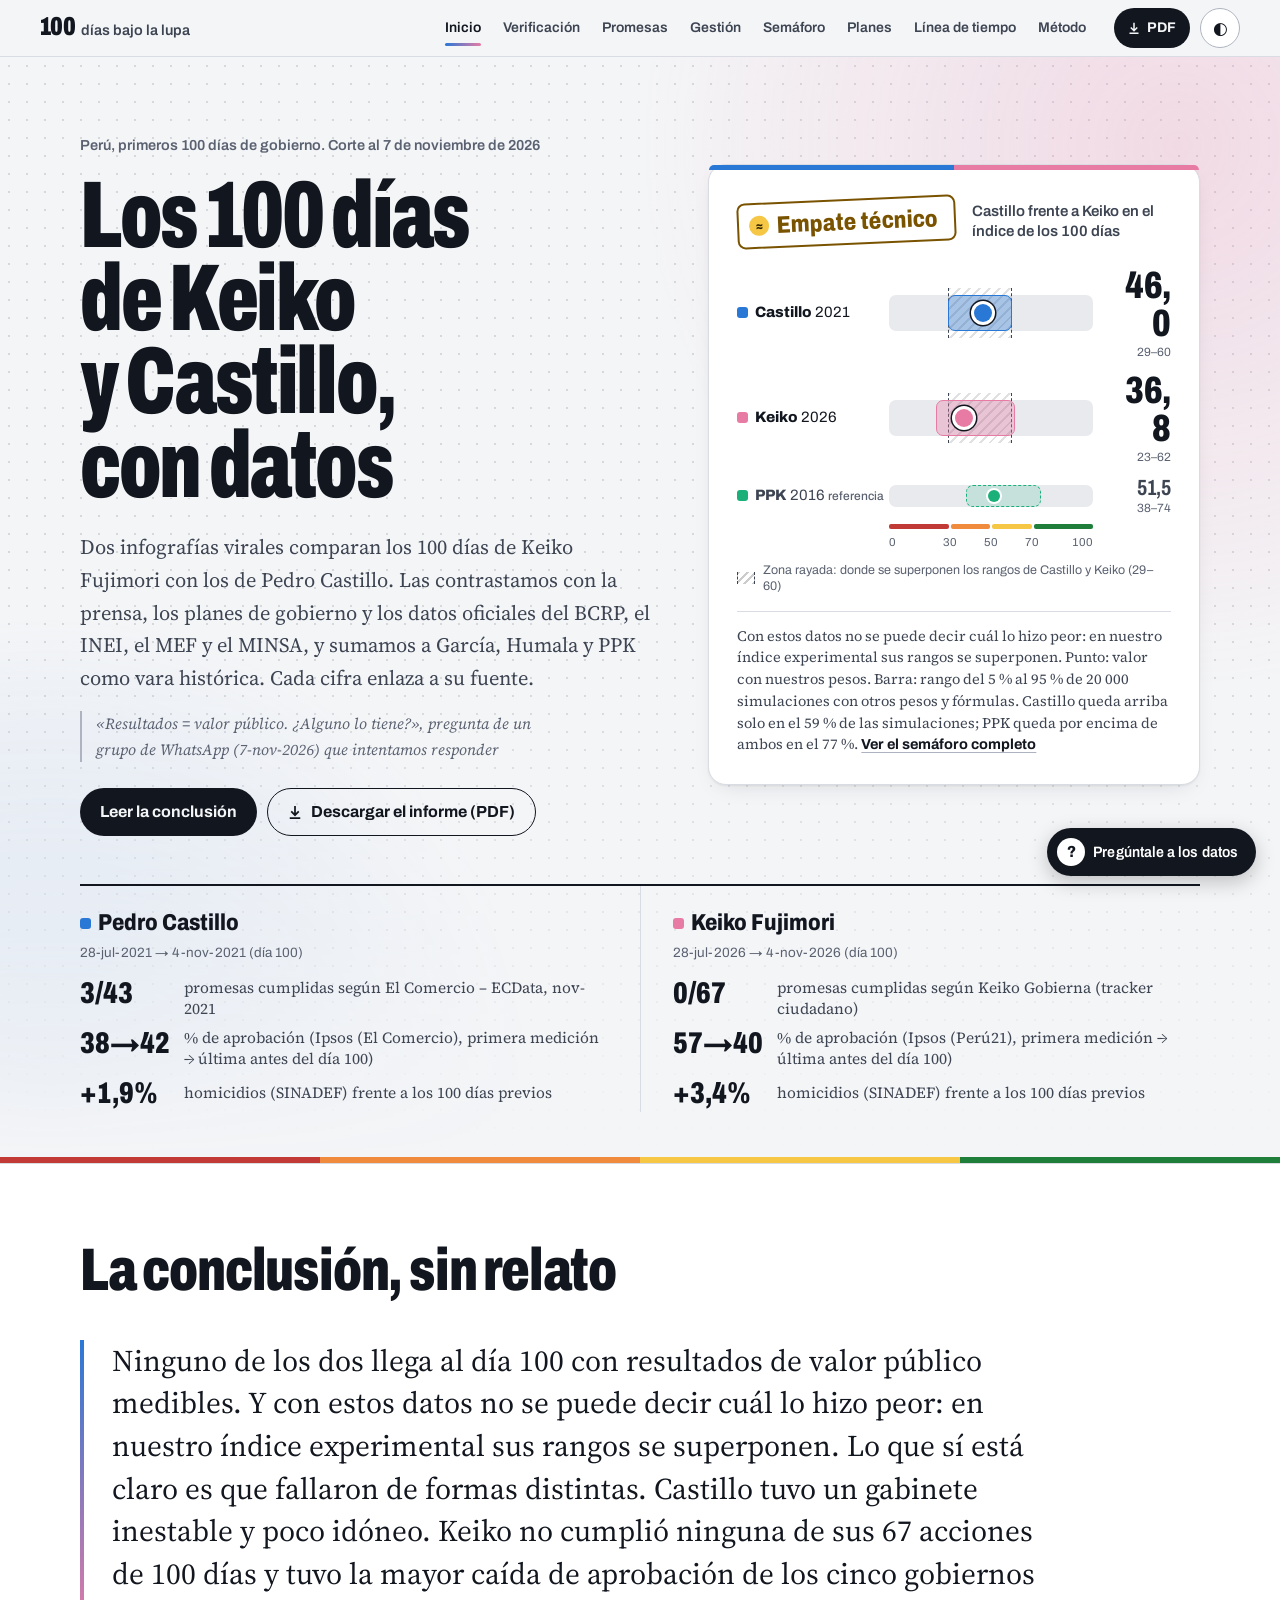
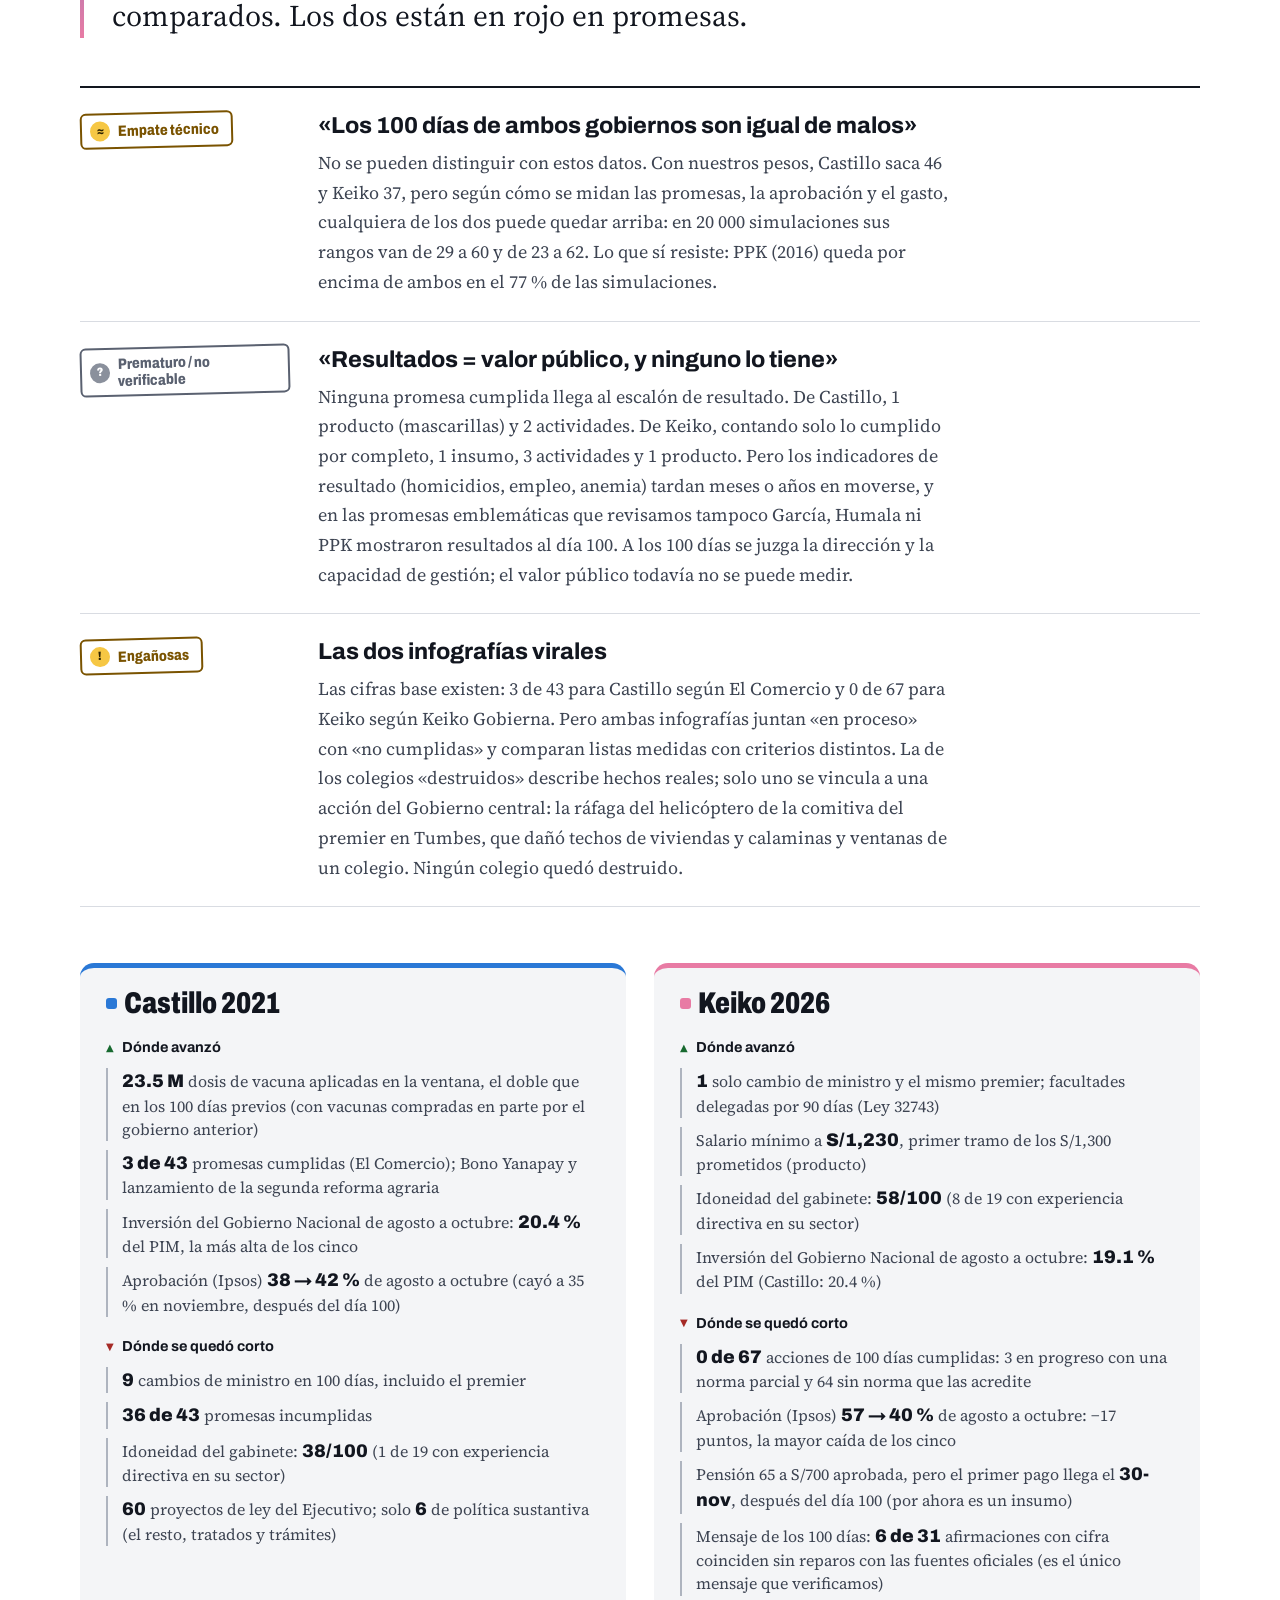
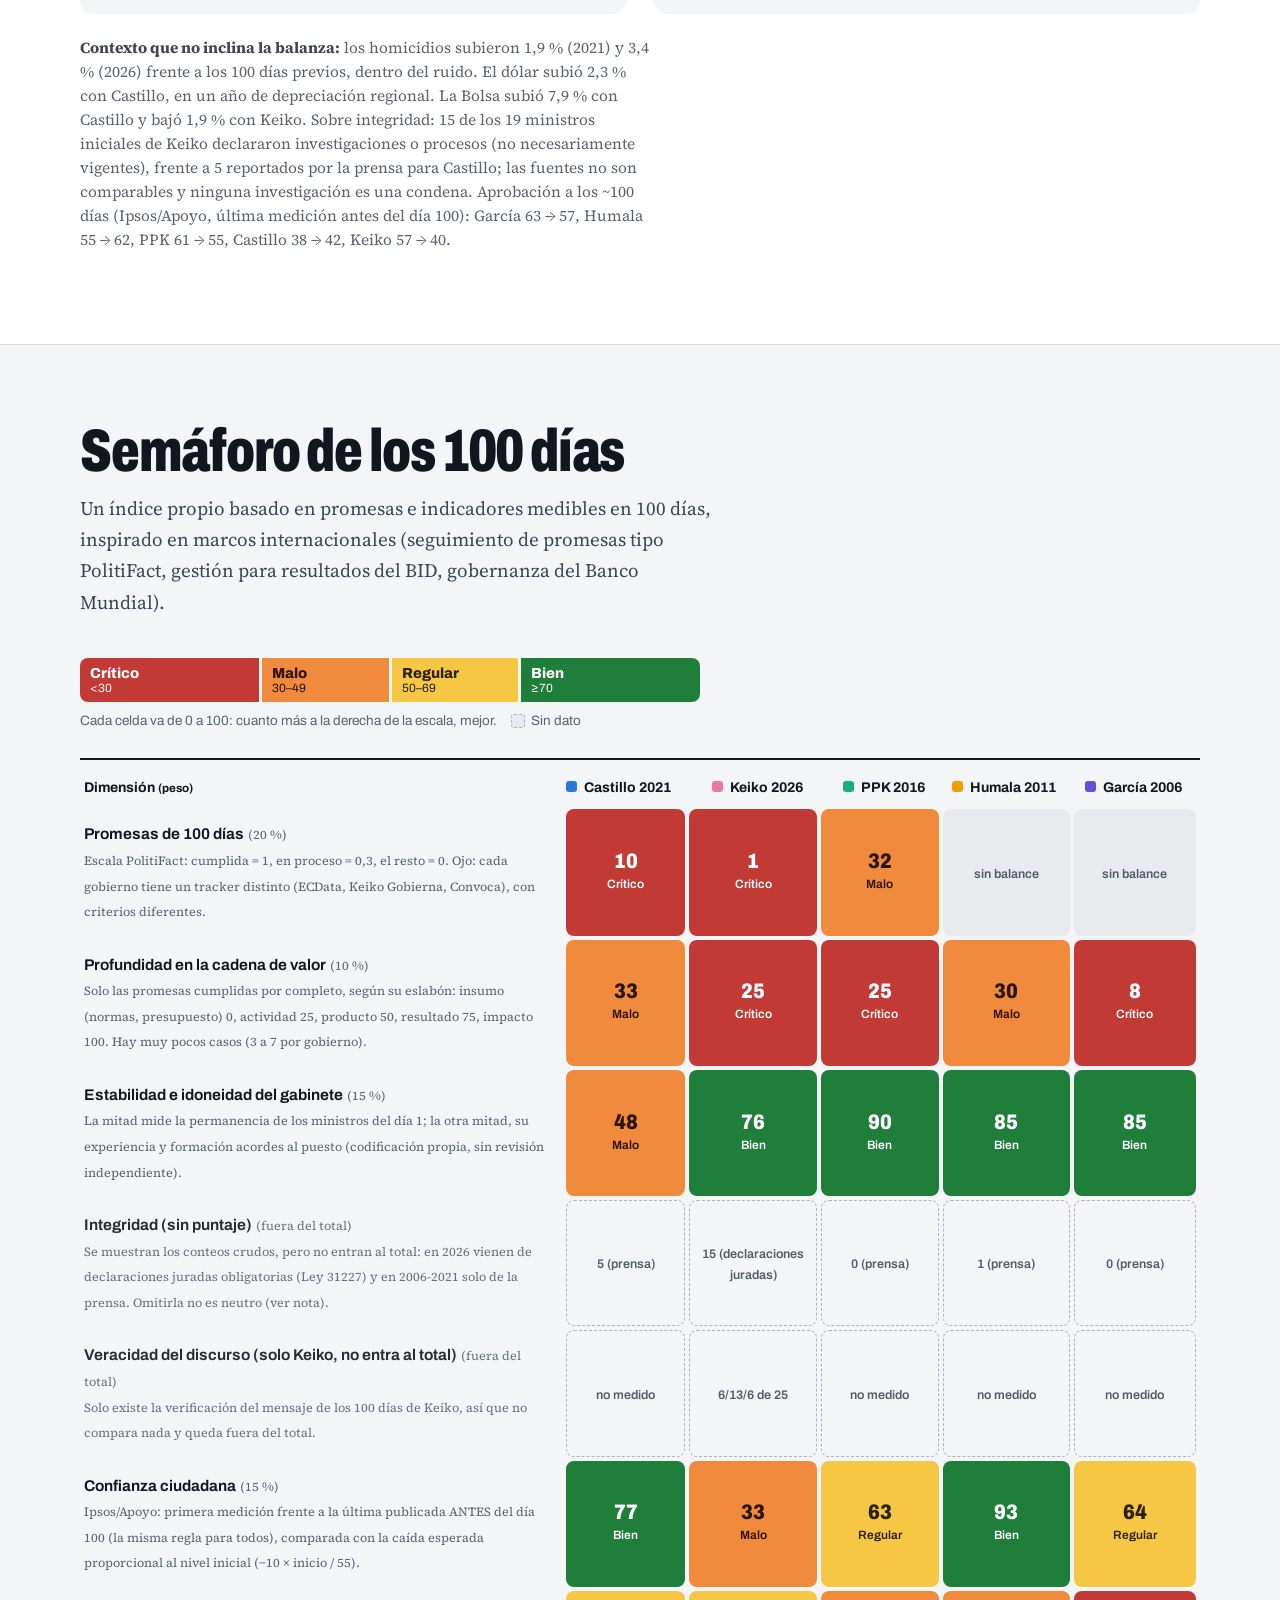
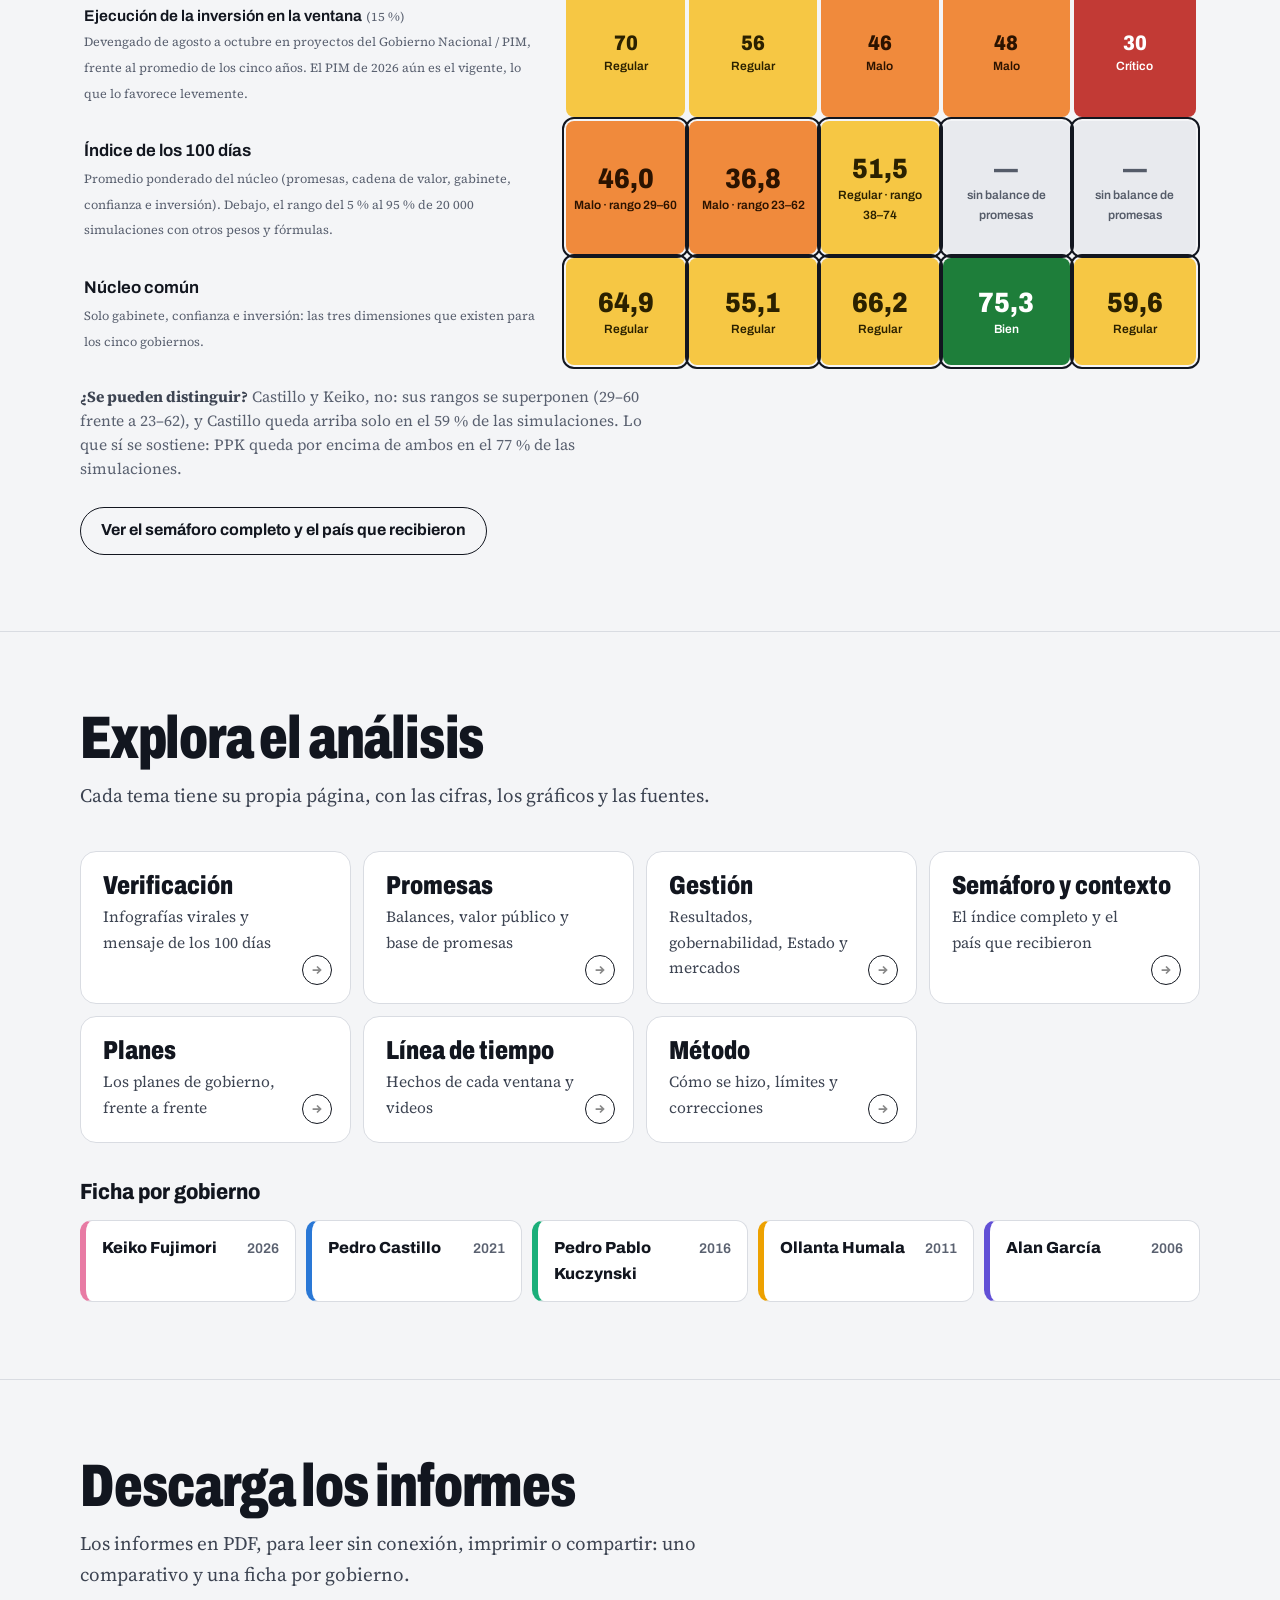
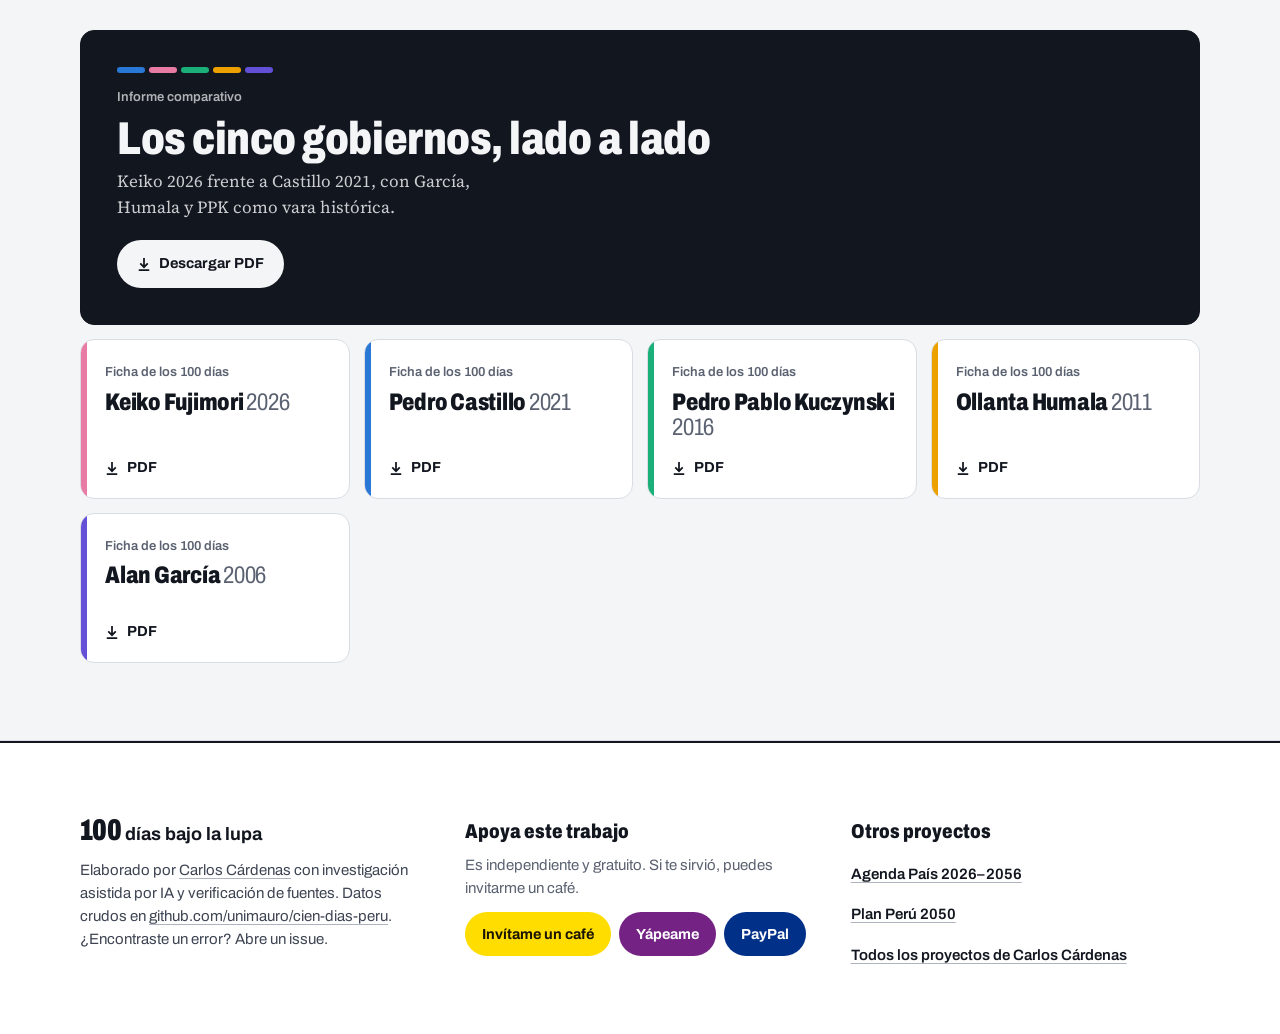
<file: index.html>
<!doctype html>
<html lang="es">
<head>
<meta charset="utf-8">
<script async src="https://www.googletagmanager.com/gtm.js?id=GTM-P6BPVWXD"></script>
<script>
  window.dataLayer = window.dataLayer || [];
  function gtag(){dataLayer.push(arguments);}
  gtag('js', new Date());
</script>
<meta name="viewport" content="width=device-width, initial-scale=1">
<title>100 días bajo la lupa: Keiko 2026 y Castillo 2021, con datos</title>
<meta name="description" content="Semáforo de 7 dimensiones con datos oficiales: empate técnico entre Castillo (46,0; rango 29–60) y Keiko (36,8; rango 23–62). Verificación de las infografías virales, promesas, gabinete, aprobación y más.">
<link rel="canonical" href="https://unimauro.github.io/cien-dias-peru/">
<meta property="og:title" content="Los 100 días de Keiko y Castillo, con datos">
<meta property="og:description" content="Semáforo de 7 dimensiones con datos oficiales: empate técnico entre Castillo (46,0; rango 29–60) y Keiko (36,8; rango 23–62). Verificación de las infografías virales, promesas, gabinete, aprobación y más.">
<meta property="og:type" content="website">
<meta property="og:url" content="https://unimauro.github.io/cien-dias-peru/">
<meta property="og:site_name" content="100 días bajo la lupa">
<meta property="og:locale" content="es_PE">
<meta property="og:image" content="https://unimauro.github.io/cien-dias-peru/assets/og.png">
<meta property="og:image:width" content="1200">
<meta property="og:image:height" content="630">
<meta property="og:image:alt" content="Los 100 días de Keiko y Castillo, con datos: semáforo con empate técnico entre Castillo y Keiko">
<meta name="twitter:card" content="summary_large_image">
<meta name="twitter:title" content="Los 100 días de Keiko y Castillo, con datos">
<meta name="twitter:description" content="Semáforo de 7 dimensiones con datos oficiales: empate técnico entre Castillo (46,0; rango 29–60) y Keiko (36,8; rango 23–62). Verificación de las infografías virales, promesas, gabinete, aprobación y más.">
<meta name="twitter:image" content="https://unimauro.github.io/cien-dias-peru/assets/og.png">
<meta name="theme-color" content="#f4f5f7" media="(prefers-color-scheme: light)">
<meta name="theme-color" content="#0f1115" media="(prefers-color-scheme: dark)">
<link rel="icon" href="favicon.svg" type="image/svg+xml">
<link rel="apple-touch-icon" href="apple-touch-icon.png">
<link rel="preconnect" href="https://fonts.googleapis.com">
<link rel="preconnect" href="https://fonts.gstatic.com" crossorigin>
<link href="https://fonts.googleapis.com/css2?family=Archivo:wdth,wght@62..125,300..900&family=Source+Serif+4:ital,opsz,wght@0,8..60,400;0,8..60,600;1,8..60,400&display=swap" rel="stylesheet">
<link rel="stylesheet" href="styles.css">
<script>try{const t=localStorage.getItem('theme');if(t)document.documentElement.dataset.theme=t}catch(e){}</script>
</head>
<body data-page="index">
<noscript><iframe src="https://www.googletagmanager.com/ns.html?id=GTM-P6BPVWXD" height="0" width="0" style="display:none;visibility:hidden"></iframe></noscript>
<a class="skip" href="#conclusion">Saltar al contenido</a>
<header class="top">
  <div class="top-in">
    <a class="brand" href="index.html" aria-label="100 días bajo la lupa, inicio"><span class="brand-n">100</span><span class="brand-t">días bajo la lupa</span></a>
    <nav class="pages" aria-label="Páginas">
      <a href="index.html" aria-current="page">Inicio</a>
      <a href="verificacion.html">Verificación</a>
      <a href="promesas.html">Promesas</a>
      <a href="gestion.html">Gestión</a>
      <a href="contexto.html">Semáforo</a>
      <a href="planes.html">Planes</a>
      <a href="linea.html">Línea de tiempo</a>
      <a href="metodo.html">Método</a>
    </nav>
    <button class="menu-btn" id="menuBtn" aria-expanded="false" aria-controls="menu">
      <span class="toc-ic" aria-hidden="true"><i></i><i></i><i></i></span>Menú
    </button>
    <a class="top-dl" href="pdf/comparativo.pdf" download aria-label="Descargar el informe comparativo en PDF">PDF</a>
    <button class="theme-btn" id="themeBtn" aria-label="Cambiar entre modo claro y oscuro" aria-pressed="false"><span aria-hidden="true">◐</span></button>
  </div>
  <div class="progress" aria-hidden="true"><span id="prog"></span></div>
  <div class="menu" id="menu" hidden>
    <nav aria-label="Menú de páginas">
      <ul class="menu-pages">
        <li><a href="index.html" aria-current="page"><b>Inicio</b><small>Conclusión, semáforo y descargas</small></a></li>
        <li><a href="verificacion.html"><b>Verificación</b><small>Infografías virales y mensaje de los 100 días</small></a></li>
        <li><a href="promesas.html"><b>Promesas</b><small>Balances, valor público y base de promesas</small></a></li>
        <li><a href="gestion.html"><b>Gestión</b><small>Resultados, gobernabilidad, Estado y mercados</small></a></li>
        <li><a href="contexto.html"><b>Semáforo</b><small>El índice completo y el país que recibieron</small></a></li>
        <li><a href="planes.html"><b>Planes</b><small>Los planes de gobierno, frente a frente</small></a></li>
        <li><a href="linea.html"><b>Línea de tiempo</b><small>Hechos de cada ventana y videos</small></a></li>
        <li><a href="metodo.html"><b>Método</b><small>Cómo se hizo, límites y correcciones</small></a></li>
      </ul>
      <p class="menu-h">Ficha por gobierno</p>
      <div class="menu-govs">
        <a href="gobierno.html?g=keiko" data-g="keiko"><span class="swatch" style="background:var(--keiko)"></span>Keiko 2026</a>
        <a href="gobierno.html?g=castillo" data-g="castillo"><span class="swatch" style="background:var(--castillo)"></span>Castillo 2021</a>
        <a href="gobierno.html?g=ppk" data-g="ppk"><span class="swatch" style="background:var(--ppk)"></span>PPK 2016</a>
        <a href="gobierno.html?g=humala" data-g="humala"><span class="swatch" style="background:var(--humala)"></span>Humala 2011</a>
        <a href="gobierno.html?g=garcia" data-g="garcia"><span class="swatch" style="background:var(--garcia)"></span>García 2006</a>
      </div>
    </nav>
  </div>
</header>

<main id="contenido">
  <section class="hero">
    <div class="wrap hero-grid">
      <div class="hero-copy">
        <p class="hero-kicker">Perú, primeros 100 días de gobierno. Corte al 7 de noviembre de 2026</p>
        <h1>Los 100 días de Keiko y Castillo, con datos</h1>
        <p class="hero-lede">Dos infografías virales comparan los 100 días de Keiko Fujimori con los de Pedro Castillo. Las contrastamos con la prensa, los planes de gobierno y los datos oficiales del BCRP, el INEI, el MEF y el MINSA, y sumamos a García, Humala y PPK como vara histórica. Cada cifra enlaza a su fuente.</p>
        <p class="hero-cite">«Resultados = valor público. ¿Alguno lo tiene?», pregunta de un grupo de WhatsApp (7-nov-2026) que intentamos responder</p>
        <div class="cta">
          <a class="btn btn-main" href="#conclusion">Leer la conclusión</a>
          <a class="btn btn-ghost" href="pdf/comparativo.pdf" download><span class="dl-ic" aria-hidden="true"></span>Descargar el informe (PDF)</a>
        </div>
      </div>
      <figure class="score" id="score" aria-labelledby="scoreCap">
        <p class="empty">Cargando el índice…</p>
      </figure>
    </div>
    <div class="wrap">
      <div class="vs" id="vs"></div>
    </div>
  </section>
  <section class="block concl" id="conclusion">
    <div class="wrap">
      <div class="sec-head">
        <h2>La conclusión, sin relato</h2>
      </div>
      <p class="verdict-lede">Ninguno de los dos llega al día 100 con resultados de valor público medibles. Y con estos datos no se puede decir cuál lo hizo peor: en nuestro índice experimental sus rangos se superponen. Lo que sí está claro es que fallaron de formas distintas. Castillo tuvo un gabinete inestable y poco idóneo. Keiko no cumplió ninguna de sus 67 acciones de 100 días y tuvo la mayor caída de aprobación de los cinco gobiernos comparados. Los dos están en rojo en promesas.</p>

      <div class="hyp">
        <div class="hyp-row">
          <span class="stamp v-warn"><span class="ic" aria-hidden="true">≈</span>Empate técnico</span>
          <div><h3>«Los 100 días de ambos gobiernos son igual de malos»</h3>
          <p>No se pueden distinguir con estos datos. Con nuestros pesos, Castillo saca 46 y Keiko 37, pero según cómo se midan las promesas, la aprobación y el gasto, cualquiera de los dos puede quedar arriba: en 20 000 simulaciones sus rangos van de 29 a 60 y de 23 a 62. Lo que sí resiste: PPK (2016) queda por encima de ambos en el 77 % de las simulaciones.</p></div>
        </div>
        <div class="hyp-row">
          <span class="stamp v-unk"><span class="ic" aria-hidden="true">?</span>Prematuro / no verificable</span>
          <div><h3>«Resultados = valor público, y ninguno lo tiene»</h3>
          <p>Ninguna promesa cumplida llega al escalón de resultado. De Castillo, 1 producto (mascarillas) y 2 actividades. De Keiko, contando solo lo cumplido por completo, 1 insumo, 3 actividades y 1 producto. Pero los indicadores de resultado (homicidios, empleo, anemia) tardan meses o años en moverse, y en las promesas emblemáticas que revisamos tampoco García, Humala ni PPK mostraron resultados al día 100. A los 100 días se juzga la dirección y la capacidad de gestión; el valor público todavía no se puede medir.</p></div>
        </div>
        <div class="hyp-row">
          <span class="stamp v-warn"><span class="ic" aria-hidden="true">!</span>Engañosas</span>
          <div><h3>Las dos infografías virales</h3>
          <p>Las cifras base existen: 3 de 43 para Castillo según El Comercio y 0 de 67 para Keiko según Keiko Gobierna. Pero ambas infografías juntan «en proceso» con «no cumplidas» y comparan listas medidas con criterios distintos. La de los colegios «destruidos» describe hechos reales; solo uno se vincula a una acción del Gobierno central: la ráfaga del helicóptero de la comitiva del premier en Tumbes, que dañó techos de viviendas y calaminas y ventanas de un colegio. Ningún colegio quedó destruido.</p></div>
        </div>
      </div>

      <div class="ledger">
        <div class="ledger-col">
          <h3><span class="swatch" style="background:var(--castillo)"></span>Castillo 2021</h3>
          <h4>Dónde avanzó</h4>
          <ul>
            <li><b class="num">23.5 M</b> dosis de vacuna aplicadas en la ventana, el doble que en los 100 días previos (con vacunas compradas en parte por el gobierno anterior)</li>
            <li><b class="num">3 de 43</b> promesas cumplidas (El Comercio); Bono Yanapay y lanzamiento de la segunda reforma agraria</li>
            <li>Inversión del Gobierno Nacional de agosto a octubre: <b class="num">20.4 %</b> del PIM, la más alta de los cinco</li>
            <li>Aprobación (Ipsos) <b class="num">38 → 42 %</b> de agosto a octubre (cayó a 35 % en noviembre, después del día 100)</li>
          </ul>
          <h4>Dónde se quedó corto</h4>
          <ul>
            <li><b class="num">9</b> cambios de ministro en 100 días, incluido el premier</li>
            <li><b class="num">36 de 43</b> promesas incumplidas</li>
            <li>Idoneidad del gabinete: <b class="num">38/100</b> (1 de 19 con experiencia directiva en su sector)</li>
            <li><b class="num">60</b> proyectos de ley del Ejecutivo; solo <b class="num">6</b> de política sustantiva (el resto, tratados y trámites)</li>
          </ul>
        </div>
        <div class="ledger-col">
          <h3><span class="swatch" style="background:var(--keiko)"></span>Keiko 2026</h3>
          <h4>Dónde avanzó</h4>
          <ul>
            <li><b class="num">1</b> solo cambio de ministro y el mismo premier; facultades delegadas por 90 días (Ley 32743)</li>
            <li>Salario mínimo a <b class="num">S/1,230</b>, primer tramo de los S/1,300 prometidos (producto)</li>
            <li>Idoneidad del gabinete: <b class="num">58/100</b> (8 de 19 con experiencia directiva en su sector)</li>
            <li>Inversión del Gobierno Nacional de agosto a octubre: <b class="num">19.1 %</b> del PIM (Castillo: 20.4 %)</li>
          </ul>
          <h4>Dónde se quedó corto</h4>
          <ul>
            <li><b class="num">0 de 67</b> acciones de 100 días cumplidas: 3 en progreso con una norma parcial y 64 sin norma que las acredite</li>
            <li>Aprobación (Ipsos) <b class="num">57 → 40 %</b> de agosto a octubre: −17 puntos, la mayor caída de los cinco</li>
            <li>Pensión 65 a S/700 aprobada, pero el primer pago llega el <b class="num">30-nov</b>, después del día 100 (por ahora es un insumo)</li>
            <li>Mensaje de los 100 días: <b class="num">6 de 31</b> afirmaciones con cifra coinciden sin reparos con las fuentes oficiales (es el único mensaje que verificamos)</li>
          </ul>
        </div>
      </div>
      <p class="note"><b>Contexto que no inclina la balanza:</b> los homicidios subieron 1,9 % (2021) y 3,4 % (2026) frente a los 100 días previos, dentro del ruido. El dólar subió 2,3 % con Castillo, en un año de depreciación regional. La Bolsa subió 7,9 % con Castillo y bajó 1,9 % con Keiko. Sobre integridad: 15 de los 19 ministros iniciales de Keiko declararon investigaciones o procesos (no necesariamente vigentes), frente a 5 reportados por la prensa para Castillo; las fuentes no son comparables y ninguna investigación es una condena. Aprobación a los ~100 días (Ipsos/Apoyo, última medición antes del día 100): García 63 → 57, Humala 55 → 62, PPK 61 → 55, Castillo 38 → 42, Keiko 57 → 40.</p>
    </div>
  </section>
  <section class="block" id="semaforo">
    <div class="wrap">
      <div class="sec-head">
        <h2>Semáforo de los 100 días</h2>
        <p>Un índice propio basado en promesas e indicadores medibles en 100 días, inspirado en marcos internacionales (seguimiento de promesas tipo PolitiFact, gestión para resultados del BID, gobernanza del Banco Mundial).</p>
      </div>
      <div class="sem-scale" id="semLegend"></div>
            <p class="scroll-hint">Desliza la tabla para ver a los cinco gobiernos</p>
      <div id="semIndice"><p class="empty">Calculando…</p></div>
      <p class="more-link"><a class="btn btn-ghost" href="contexto.html">Ver el semáforo completo y el país que recibieron</a></p>
    </div>
  </section>
  <section class="block" id="explora">
    <div class="wrap">
      <div class="sec-head">
        <h2>Explora el análisis</h2>
        <p>Cada tema tiene su propia página, con las cifras, los gráficos y las fuentes.</p>
      </div>
      <div class="ex-grid">
        <a class="ex-card" href="verificacion.html"><b>Verificación</b><span>Infografías virales y mensaje de los 100 días</span></a>
        <a class="ex-card" href="promesas.html"><b>Promesas</b><span>Balances, valor público y base de promesas</span></a>
        <a class="ex-card" href="gestion.html"><b>Gestión</b><span>Resultados, gobernabilidad, Estado y mercados</span></a>
        <a class="ex-card" href="contexto.html"><b>Semáforo y contexto</b><span>El índice completo y el país que recibieron</span></a>
        <a class="ex-card" href="planes.html"><b>Planes</b><span>Los planes de gobierno, frente a frente</span></a>
        <a class="ex-card" href="linea.html"><b>Línea de tiempo</b><span>Hechos de cada ventana y videos</span></a>
        <a class="ex-card" href="metodo.html"><b>Método</b><span>Cómo se hizo, límites y correcciones</span></a>
      </div>
      <h3 class="group-h">Ficha por gobierno</h3>
      <div class="ex-govs">
        <a class="ex-gov" href="gobierno.html?g=keiko" style="--c:var(--keiko)"><b>Keiko Fujimori</b><span>2026</span></a>
        <a class="ex-gov" href="gobierno.html?g=castillo" style="--c:var(--castillo)"><b>Pedro Castillo</b><span>2021</span></a>
        <a class="ex-gov" href="gobierno.html?g=ppk" style="--c:var(--ppk)"><b>Pedro Pablo Kuczynski</b><span>2016</span></a>
        <a class="ex-gov" href="gobierno.html?g=humala" style="--c:var(--humala)"><b>Ollanta Humala</b><span>2011</span></a>
        <a class="ex-gov" href="gobierno.html?g=garcia" style="--c:var(--garcia)"><b>Alan García</b><span>2006</span></a>
      </div>
    </div>
  </section>
  <section class="block" id="descargas">
    <div class="wrap">
      <div class="sec-head">
        <h2>Descarga los informes</h2>
        <p>Los informes en PDF, para leer sin conexión, imprimir o compartir: uno comparativo y una ficha por gobierno.</p>
      </div>
      <div class="dl-grid">
        <a class="dl-card dl-feat" href="pdf/comparativo.pdf" download>
          <span class="dl-strip" aria-hidden="true"><i style="background:var(--castillo)"></i><i style="background:var(--keiko)"></i><i style="background:var(--ppk)"></i><i style="background:var(--humala)"></i><i style="background:var(--garcia)"></i></span>
          <span class="dl-kind">Informe comparativo</span>
          <span class="dl-name">Los cinco gobiernos, lado a lado</span>
          <span class="dl-desc">Keiko 2026 frente a Castillo 2021, con García, Humala y PPK como vara histórica.</span>
          <span class="dl-act"><span class="dl-ic" aria-hidden="true"></span>Descargar PDF</span>
        </a>
        <a class="dl-card" href="pdf/keiko-2026.pdf" download style="--c:var(--keiko)">
          <span class="dl-kind">Ficha de los 100 días</span>
          <span class="dl-name">Keiko Fujimori <span class="dl-y">2026</span></span>
          <span class="dl-act"><span class="dl-ic" aria-hidden="true"></span>PDF</span>
        </a>
        <a class="dl-card" href="pdf/castillo-2021.pdf" download style="--c:var(--castillo)">
          <span class="dl-kind">Ficha de los 100 días</span>
          <span class="dl-name">Pedro Castillo <span class="dl-y">2021</span></span>
          <span class="dl-act"><span class="dl-ic" aria-hidden="true"></span>PDF</span>
        </a>
        <a class="dl-card" href="pdf/ppk-2016.pdf" download style="--c:var(--ppk)">
          <span class="dl-kind">Ficha de los 100 días</span>
          <span class="dl-name">Pedro Pablo Kuczynski <span class="dl-y">2016</span></span>
          <span class="dl-act"><span class="dl-ic" aria-hidden="true"></span>PDF</span>
        </a>
        <a class="dl-card" href="pdf/humala-2011.pdf" download style="--c:var(--humala)">
          <span class="dl-kind">Ficha de los 100 días</span>
          <span class="dl-name">Ollanta Humala <span class="dl-y">2011</span></span>
          <span class="dl-act"><span class="dl-ic" aria-hidden="true"></span>PDF</span>
        </a>
        <a class="dl-card" href="pdf/garcia-2006.pdf" download style="--c:var(--garcia)">
          <span class="dl-kind">Ficha de los 100 días</span>
          <span class="dl-name">Alan García <span class="dl-y">2006</span></span>
          <span class="dl-act"><span class="dl-ic" aria-hidden="true"></span>PDF</span>
        </a>
      </div>
    </div>
  </section>
</main>

<footer class="foot">
  <div class="wrap foot-grid">
    <div class="foot-about">
      <p class="foot-brand"><span class="brand-n">100</span> días bajo la lupa</p>
      <p>Elaborado por <a href="https://github.com/unimauro" rel="noopener" target="_blank">Carlos Cárdenas</a> con investigación asistida por IA y verificación de fuentes. Datos crudos en <a href="https://github.com/unimauro/cien-dias-peru" rel="noopener" target="_blank">github.com/unimauro/cien-dias-peru</a>. ¿Encontraste un error? Abre un issue.</p>
    </div>
    <div class="foot-support">
      <h2 class="foot-h">Apoya este trabajo</h2>
      <p class="foot-sub">Es independiente y gratuito. Si te sirvió, puedes invitarme un café.</p>
      <div class="apoyo">
        <a class="b-pay b-cafe" href="https://buymeacoffee.com/unimauro" target="_blank" rel="noopener">Invítame un café</a>
        <button class="b-pay b-yape" id="yape-btn" type="button" aria-expanded="false" aria-controls="yape-box">Yápeame</button>
        <a class="b-pay b-paypal" href="https://paypal.me/unimauro" target="_blank" rel="noopener">PayPal</a>
      </div>
      <div class="yape" id="yape-box" hidden>
        <img src="assets/yape.png" alt="Código QR de Yape de Carlos Cárdenas Fernández" loading="lazy" width="180" height="180">
        <p><b>Yape: Carlos Cárdenas Fernández</b><br>Escanea el código desde la app de Yape.</p>
      </div>
    </div>
    <div class="foot-more">
      <h2 class="foot-h">Otros proyectos</h2>
      <ul>
        <li><a href="https://unimauro.github.io/agenda-pais/" target="_blank" rel="noopener">Agenda País 2026–2056</a></li>
        <li><a href="https://planperu2050.pe/" target="_blank" rel="noopener">Plan Perú 2050</a></li>
        <li><a href="https://unimauro.github.io/" target="_blank" rel="noopener">Todos los proyectos de Carlos Cárdenas</a></li>
      </ul>
    </div>
  </div>
</footer>
<div class="tip" id="tip" role="tooltip"></div>
<script src="app.js"></script>
<link rel="stylesheet" href="chat.css">
<script src="chat.js" defer></script>
</body>
</html>
</file>
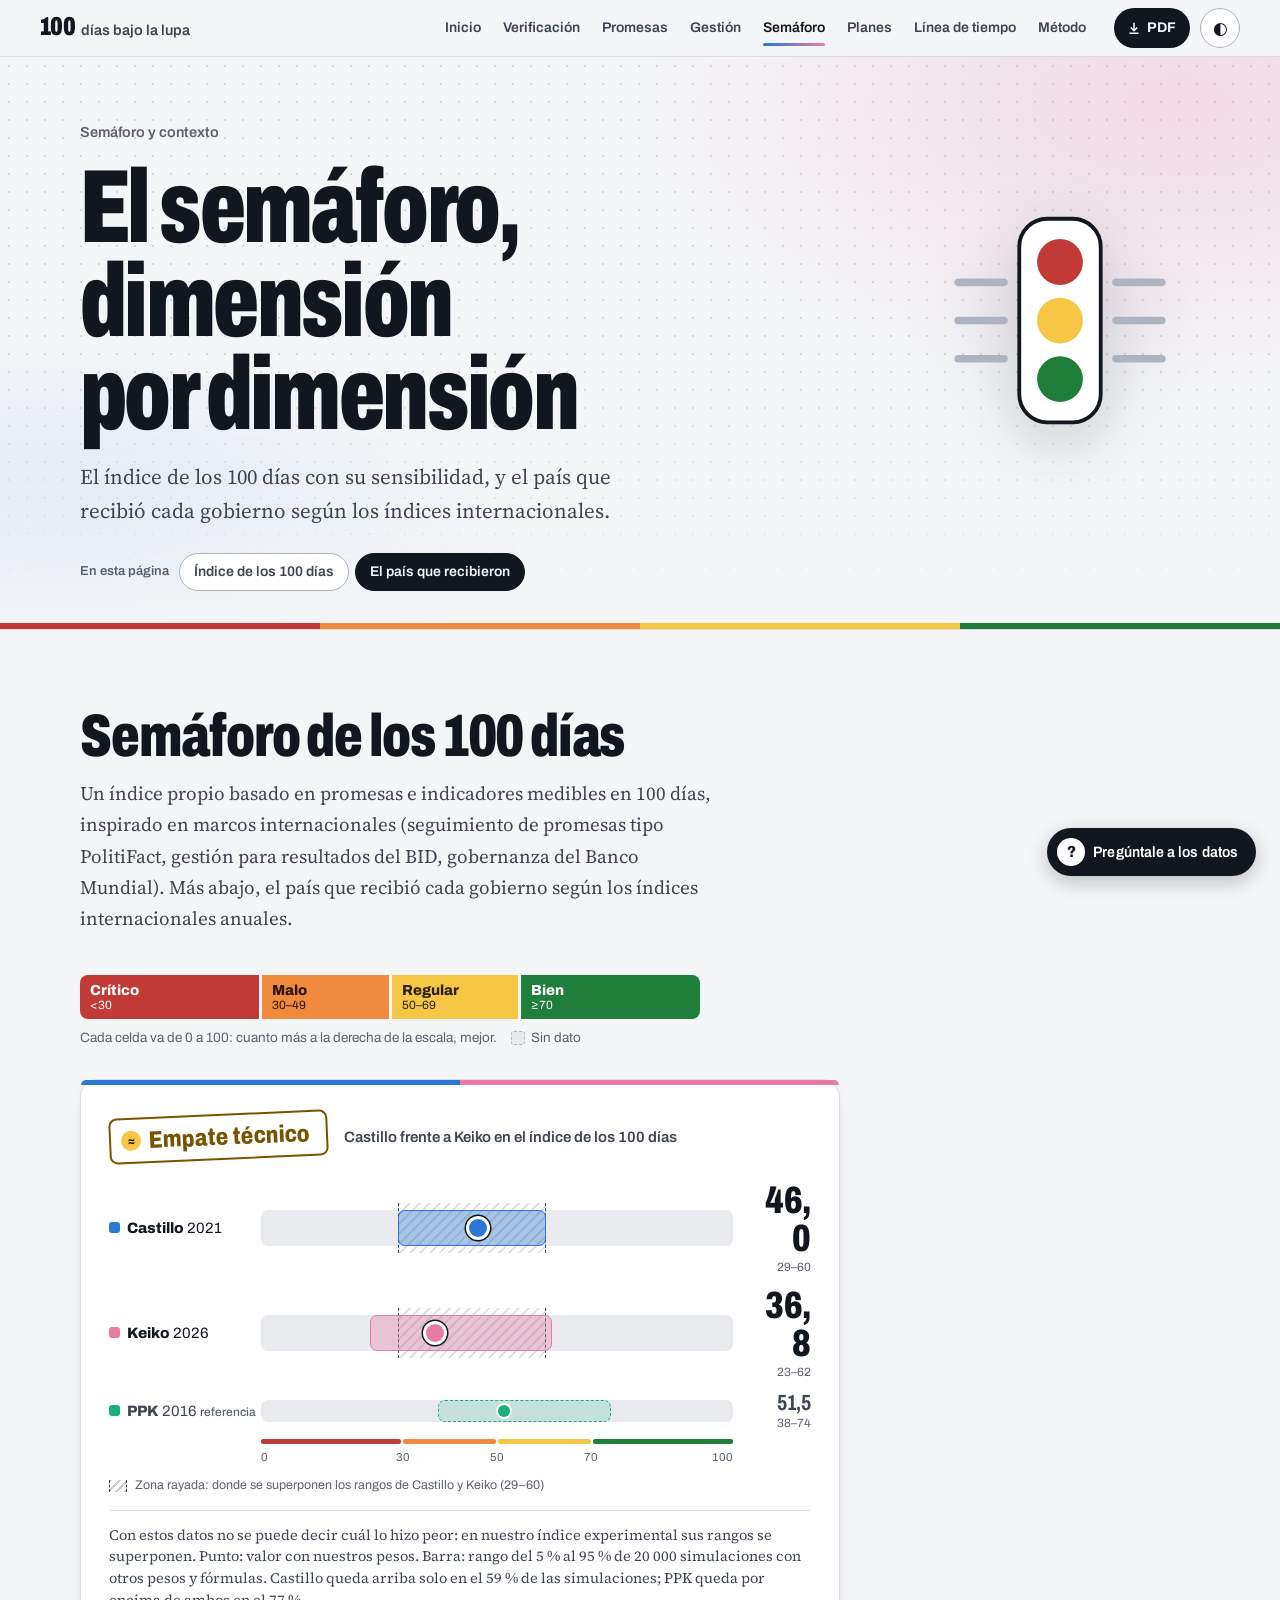
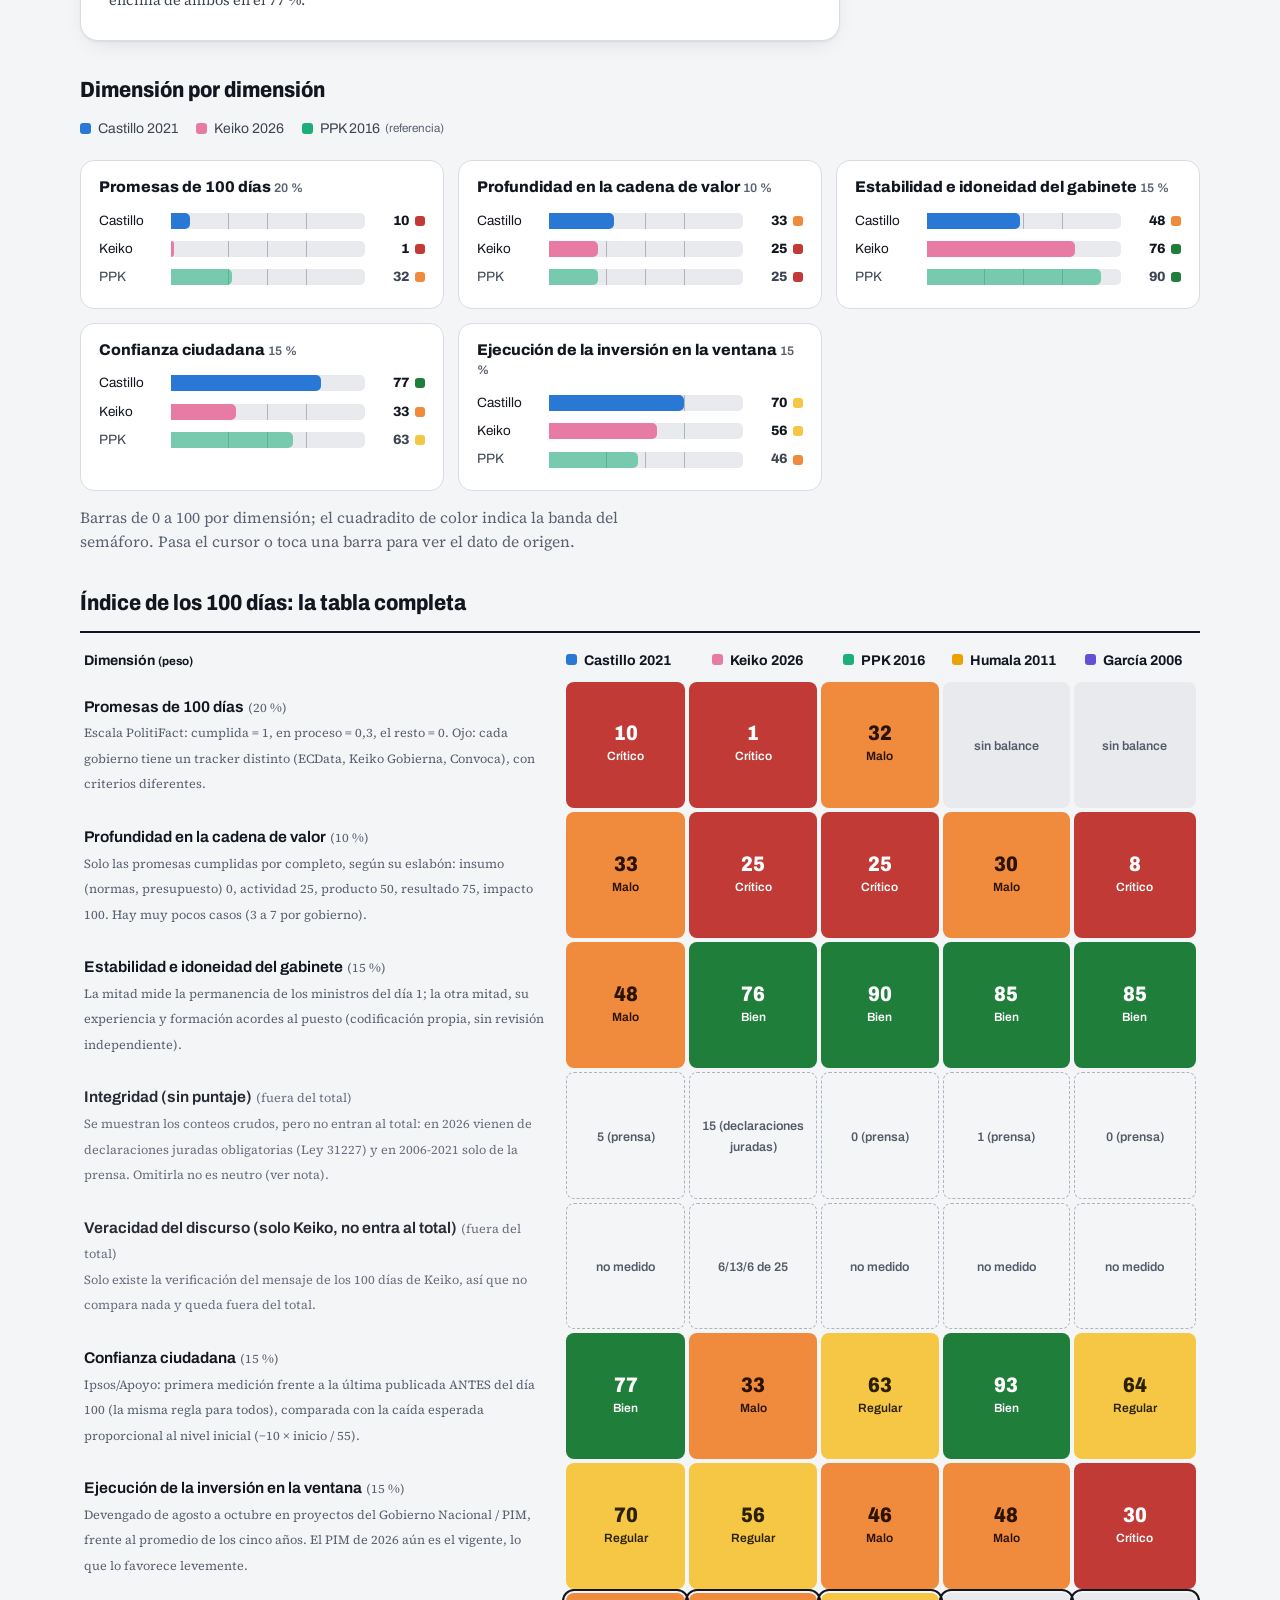
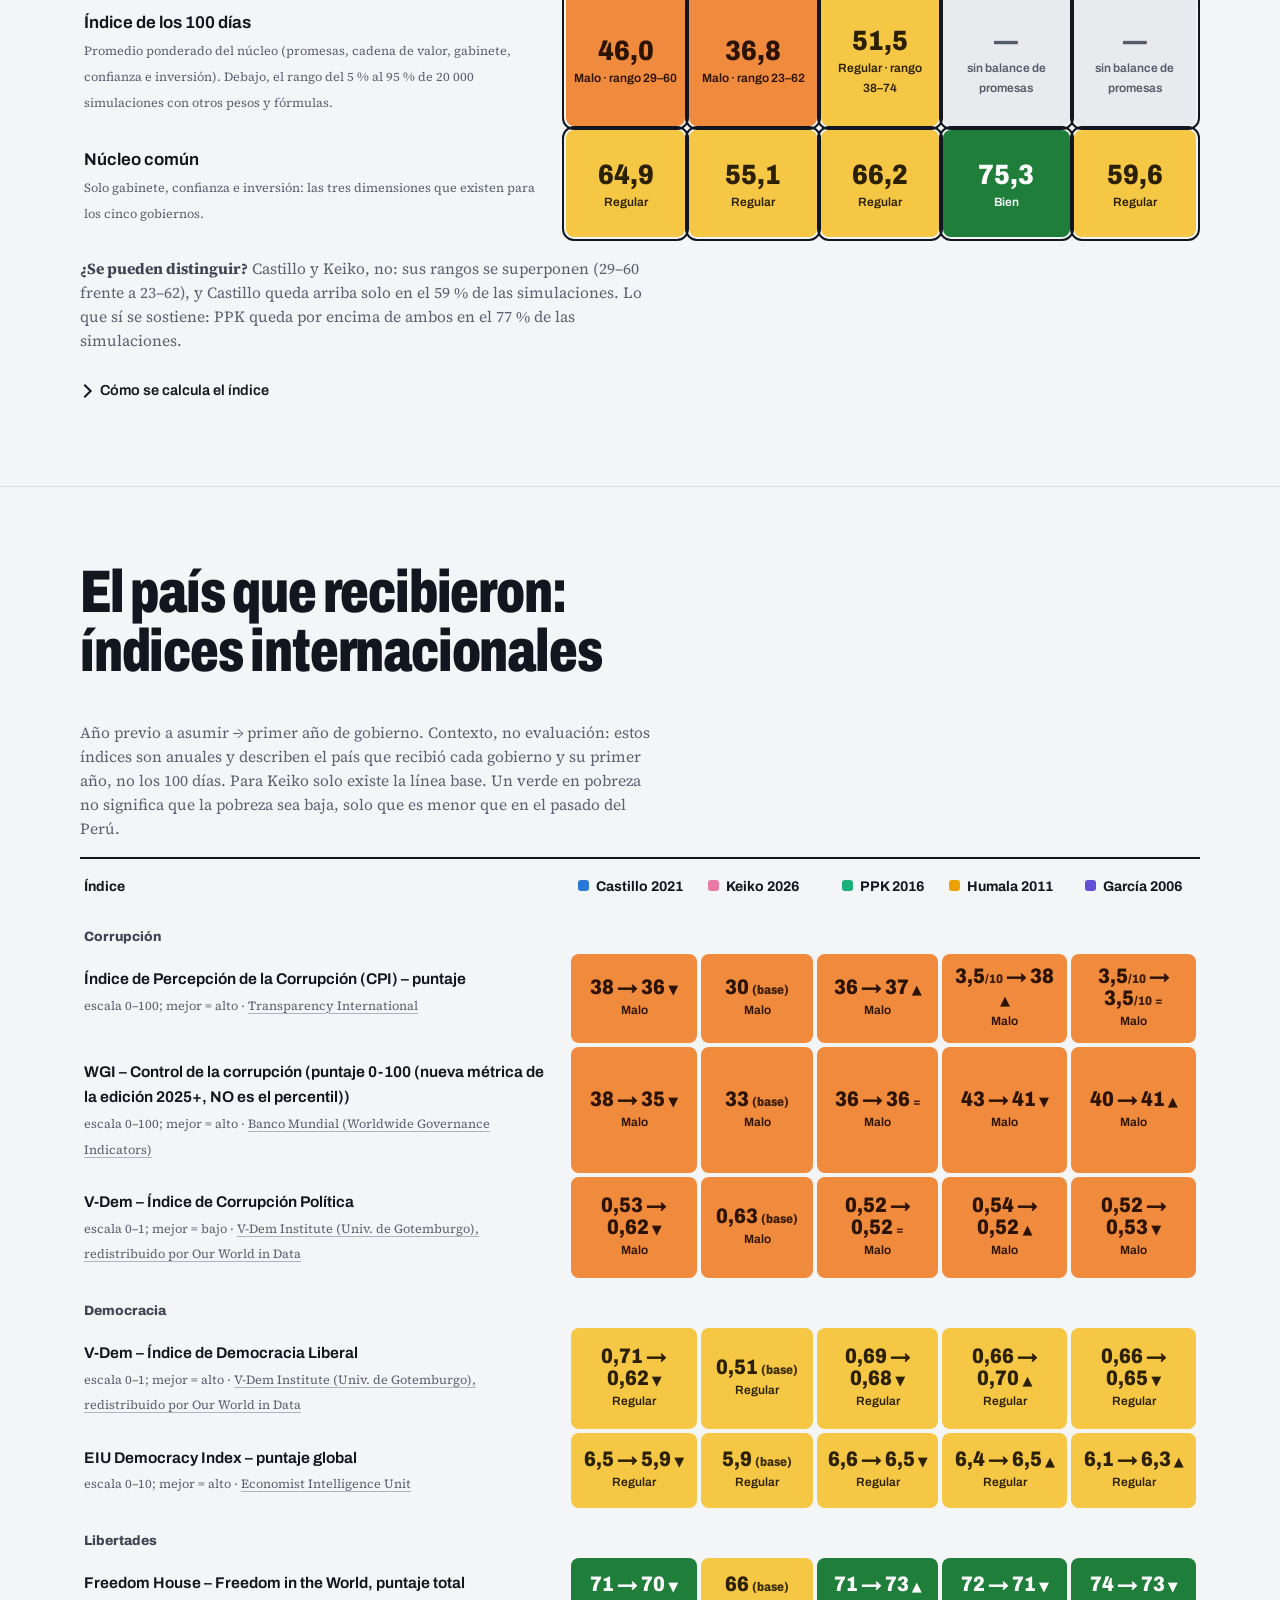
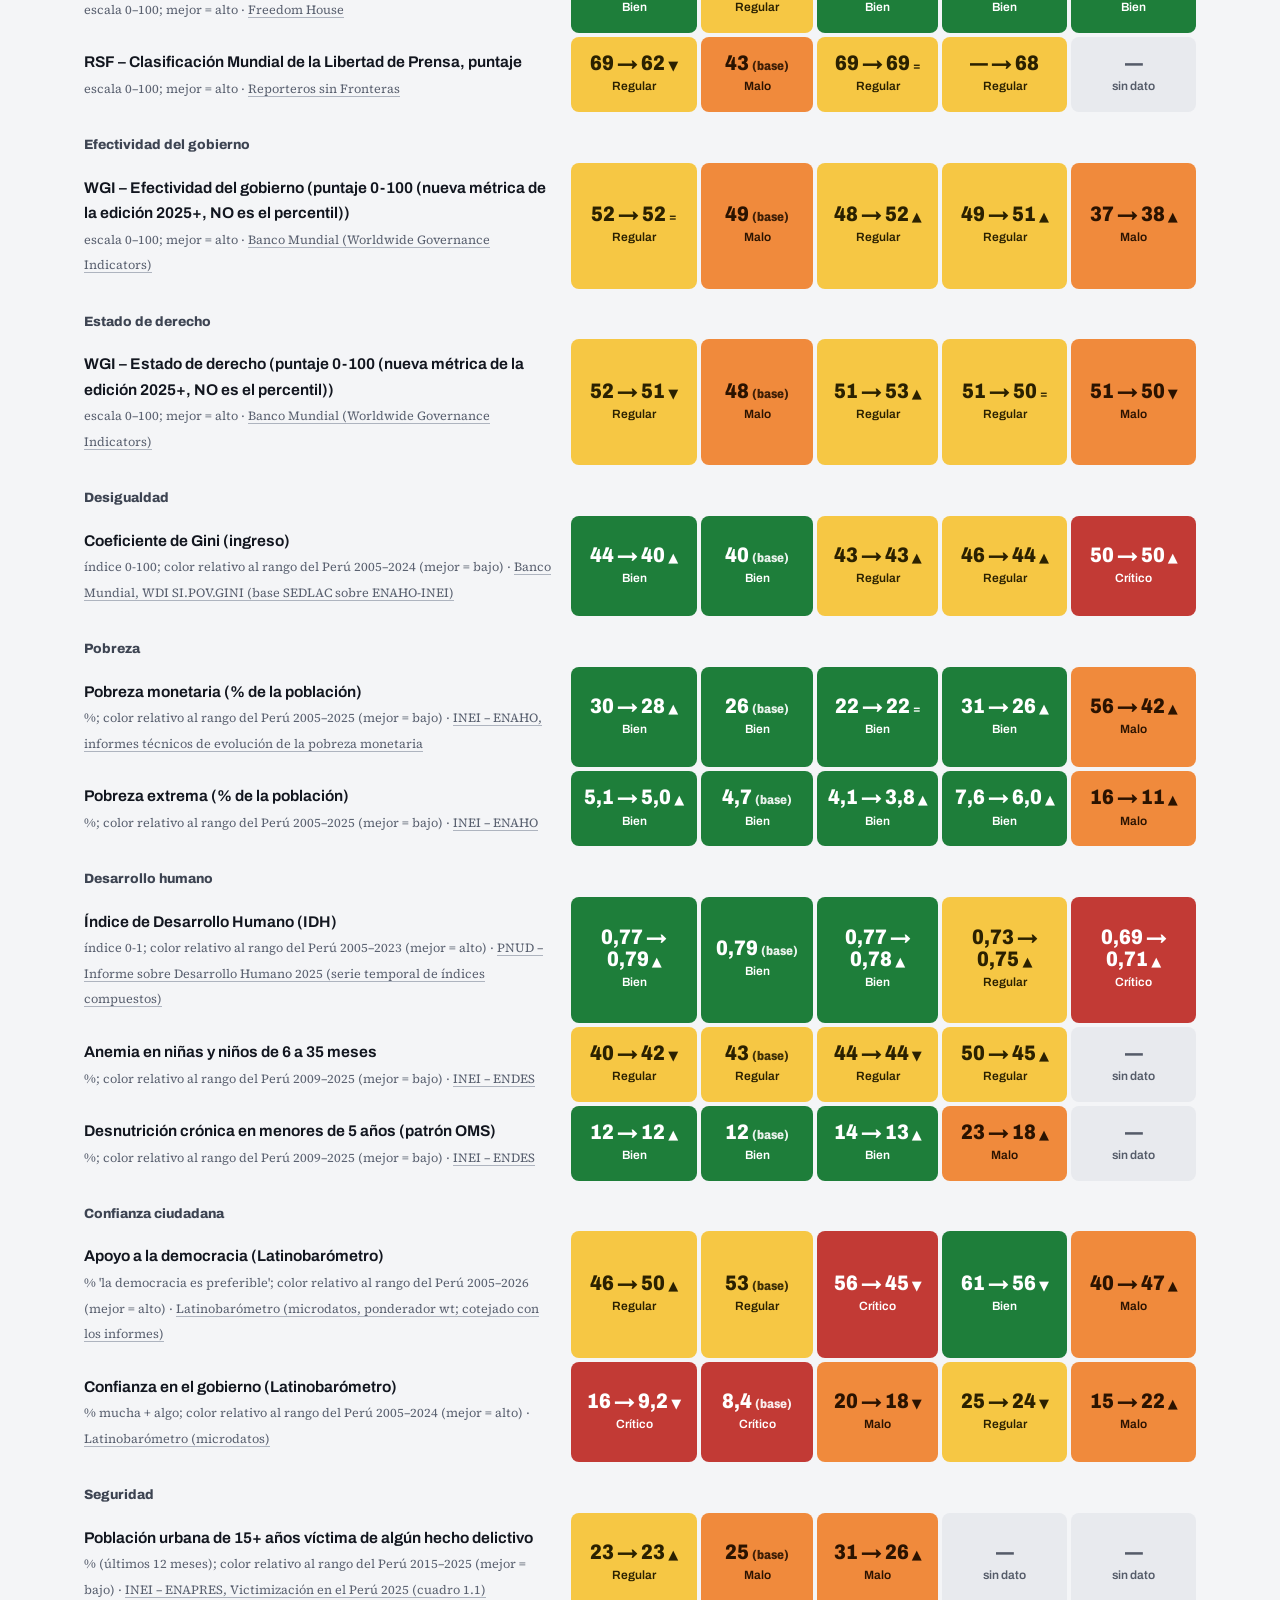
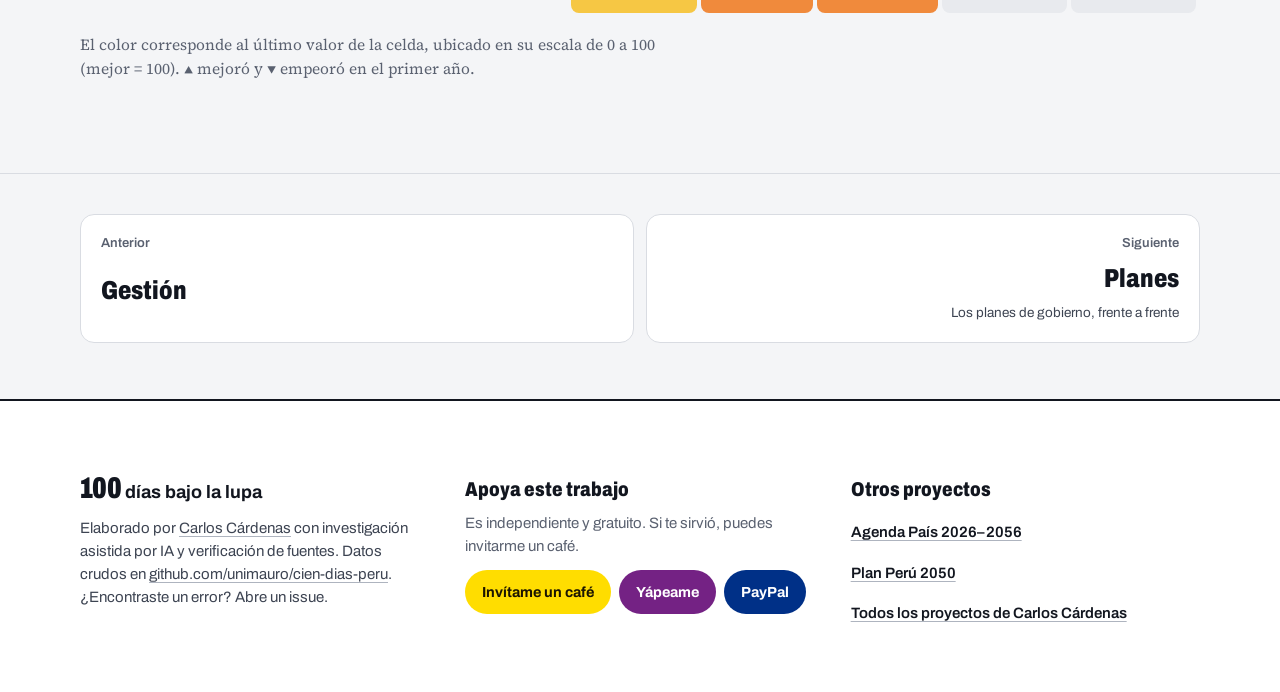
<file: contexto.html>
<!doctype html>
<html lang="es">
<head>
<meta charset="utf-8">
<script async src="https://www.googletagmanager.com/gtm.js?id=GTM-P6BPVWXD"></script>
<script>
  window.dataLayer = window.dataLayer || [];
  function gtag(){dataLayer.push(arguments);}
  gtag('js', new Date());
</script>
<meta name="viewport" content="width=device-width, initial-scale=1">
<title>Semáforo de los 100 días y contexto internacional | 100 días bajo la lupa</title>
<meta name="description" content="El índice de los 100 días dimensión por dimensión, con rangos de incertidumbre, y los índices internacionales del país que recibió cada gobierno.">
<link rel="canonical" href="https://unimauro.github.io/cien-dias-peru/contexto.html">
<meta property="og:title" content="Semáforo de los 100 días: el índice completo y el país que recibieron">
<meta property="og:description" content="El índice de los 100 días dimensión por dimensión, con rangos de incertidumbre, y los índices internacionales del país que recibió cada gobierno.">
<meta property="og:type" content="website">
<meta property="og:url" content="https://unimauro.github.io/cien-dias-peru/contexto.html">
<meta property="og:site_name" content="100 días bajo la lupa">
<meta property="og:locale" content="es_PE">
<meta property="og:image" content="https://unimauro.github.io/cien-dias-peru/assets/og.png">
<meta property="og:image:width" content="1200">
<meta property="og:image:height" content="630">
<meta property="og:image:alt" content="Los 100 días de Keiko y Castillo, con datos: semáforo con empate técnico entre Castillo y Keiko">
<meta name="twitter:card" content="summary_large_image">
<meta name="twitter:title" content="Semáforo de los 100 días: el índice completo y el país que recibieron">
<meta name="twitter:description" content="El índice de los 100 días dimensión por dimensión, con rangos de incertidumbre, y los índices internacionales del país que recibió cada gobierno.">
<meta name="twitter:image" content="https://unimauro.github.io/cien-dias-peru/assets/og.png">
<meta name="theme-color" content="#f4f5f7" media="(prefers-color-scheme: light)">
<meta name="theme-color" content="#0f1115" media="(prefers-color-scheme: dark)">
<link rel="icon" href="favicon.svg" type="image/svg+xml">
<link rel="apple-touch-icon" href="apple-touch-icon.png">
<link rel="preconnect" href="https://fonts.googleapis.com">
<link rel="preconnect" href="https://fonts.gstatic.com" crossorigin>
<link href="https://fonts.googleapis.com/css2?family=Archivo:wdth,wght@62..125,300..900&family=Source+Serif+4:ital,opsz,wght@0,8..60,400;0,8..60,600;1,8..60,400&display=swap" rel="stylesheet">
<link rel="stylesheet" href="styles.css">
<script>try{const t=localStorage.getItem('theme');if(t)document.documentElement.dataset.theme=t}catch(e){}</script>
</head>
<body data-page="contexto">
<noscript><iframe src="https://www.googletagmanager.com/ns.html?id=GTM-P6BPVWXD" height="0" width="0" style="display:none;visibility:hidden"></iframe></noscript>
<a class="skip" href="#contenido">Saltar al contenido</a>
<header class="top">
  <div class="top-in">
    <a class="brand" href="index.html" aria-label="100 días bajo la lupa, inicio"><span class="brand-n">100</span><span class="brand-t">días bajo la lupa</span></a>
    <nav class="pages" aria-label="Páginas">
      <a href="index.html">Inicio</a>
      <a href="verificacion.html">Verificación</a>
      <a href="promesas.html">Promesas</a>
      <a href="gestion.html">Gestión</a>
      <a href="contexto.html" aria-current="page">Semáforo</a>
      <a href="planes.html">Planes</a>
      <a href="linea.html">Línea de tiempo</a>
      <a href="metodo.html">Método</a>
    </nav>
    <button class="menu-btn" id="menuBtn" aria-expanded="false" aria-controls="menu">
      <span class="toc-ic" aria-hidden="true"><i></i><i></i><i></i></span>Menú
    </button>
    <a class="top-dl" href="pdf/comparativo.pdf" download aria-label="Descargar el informe comparativo en PDF">PDF</a>
    <button class="theme-btn" id="themeBtn" aria-label="Cambiar entre modo claro y oscuro" aria-pressed="false"><span aria-hidden="true">◐</span></button>
  </div>
  <div class="progress" aria-hidden="true"><span id="prog"></span></div>
  <div class="menu" id="menu" hidden>
    <nav aria-label="Menú de páginas">
      <ul class="menu-pages">
        <li><a href="index.html"><b>Inicio</b><small>Conclusión, semáforo y descargas</small></a></li>
        <li><a href="verificacion.html"><b>Verificación</b><small>Infografías virales y mensaje de los 100 días</small></a></li>
        <li><a href="promesas.html"><b>Promesas</b><small>Balances, valor público y base de promesas</small></a></li>
        <li><a href="gestion.html"><b>Gestión</b><small>Resultados, gobernabilidad, Estado y mercados</small></a></li>
        <li><a href="contexto.html" aria-current="page"><b>Semáforo</b><small>El índice completo y el país que recibieron</small></a></li>
        <li><a href="planes.html"><b>Planes</b><small>Los planes de gobierno, frente a frente</small></a></li>
        <li><a href="linea.html"><b>Línea de tiempo</b><small>Hechos de cada ventana y videos</small></a></li>
        <li><a href="metodo.html"><b>Método</b><small>Cómo se hizo, límites y correcciones</small></a></li>
      </ul>
      <p class="menu-h">Ficha por gobierno</p>
      <div class="menu-govs">
        <a href="gobierno.html?g=keiko" data-g="keiko"><span class="swatch" style="background:var(--keiko)"></span>Keiko 2026</a>
        <a href="gobierno.html?g=castillo" data-g="castillo"><span class="swatch" style="background:var(--castillo)"></span>Castillo 2021</a>
        <a href="gobierno.html?g=ppk" data-g="ppk"><span class="swatch" style="background:var(--ppk)"></span>PPK 2016</a>
        <a href="gobierno.html?g=humala" data-g="humala"><span class="swatch" style="background:var(--humala)"></span>Humala 2011</a>
        <a href="gobierno.html?g=garcia" data-g="garcia"><span class="swatch" style="background:var(--garcia)"></span>García 2006</a>
      </div>
    </nav>
  </div>
</header>

<main id="contenido">
  <header class="phero">
    <div class="wrap phero-in">
      <div class="phero-copy">
        <p class="hero-kicker">Semáforo y contexto</p>
        <h1>El semáforo, dimensión por dimensión</h1>
        <p class="phero-lede">El índice de los 100 días con su sensibilidad, y el país que recibió cada gobierno según los índices internacionales.</p>
      </div>
      <div class="phero-art" aria-hidden="true"><svg viewBox="0 0 220 180"><rect x="78" y="10" width="64" height="160" rx="22" class="i-paper"/><circle cx="110" cy="44" r="18" class="sem-r"/><circle cx="110" cy="90" r="18" class="sem-y"/><circle cx="110" cy="136" r="18" class="sem-g"/><path d="M30 60h36M30 90h36M30 120h36M154 60h36M154 90h36M154 120h36" class="i-line"/></svg></div>
    </div>
    <div class="wrap"><nav class="onpage" aria-label="En esta página"><span>En esta página</span><ul><li><a href="#semaforo">Índice de los 100 días</a></li><li><a href="#internacional">El país que recibieron</a></li></ul></nav></div>
  </header>
  <section class="block" id="semaforo">
    <div class="wrap">
      <div class="sec-head">
        <h2>Semáforo de los 100 días</h2>
        <p>Un índice propio basado en promesas e indicadores medibles en 100 días, inspirado en marcos internacionales (seguimiento de promesas tipo PolitiFact, gestión para resultados del BID, gobernanza del Banco Mundial). Más abajo, el país que recibió cada gobierno según los índices internacionales anuales.</p>
      </div>
      <div class="sem-scale" id="semLegend"></div>
      <figure class="score score-wide" id="scoreFull"></figure>
      <h3 class="group-h">Dimensión por dimensión</h3>
      <div id="semBars"></div>
      <h3 class="group-h">Índice de los 100 días: la tabla completa</h3>
      <p class="scroll-hint">Desliza la tabla para ver a los cinco gobiernos</p>
      <div id="semIndice"><p class="empty">Calculando…</p></div>
      <div id="semMetodo"></div>
    </div>
  </section>
  <section class="block" id="internacional">
    <div class="wrap">
      <div class="sec-head">
        <h2>El país que recibieron: índices internacionales</h2>
      </div>
      <p class="note">Año previo a asumir → primer año de gobierno. Contexto, no evaluación: estos índices son anuales y describen el país que recibió cada gobierno y su primer año, no los 100 días. Para Keiko solo existe la línea base. Un verde en pobreza no significa que la pobreza sea baja, solo que es menor que en el pasado del Perú.</p>
      <p class="scroll-hint">Desliza la tabla para ver a los cinco gobiernos</p>
      <div id="semIntl"><p class="empty">Cargando…</p></div>
    </div>
  </section>
  <nav class="pager wrap" aria-label="Seguir leyendo">
    <a class="pg-prev" href="gestion.html"><small>Anterior</small><b>Gestión</b></a>
    <a class="pg-next" href="planes.html"><small>Siguiente</small><b>Planes</b><em>Los planes de gobierno, frente a frente</em></a>
  </nav>
</main>

<footer class="foot">
  <div class="wrap foot-grid">
    <div class="foot-about">
      <p class="foot-brand"><span class="brand-n">100</span> días bajo la lupa</p>
      <p>Elaborado por <a href="https://github.com/unimauro" rel="noopener" target="_blank">Carlos Cárdenas</a> con investigación asistida por IA y verificación de fuentes. Datos crudos en <a href="https://github.com/unimauro/cien-dias-peru" rel="noopener" target="_blank">github.com/unimauro/cien-dias-peru</a>. ¿Encontraste un error? Abre un issue.</p>
    </div>
    <div class="foot-support">
      <h2 class="foot-h">Apoya este trabajo</h2>
      <p class="foot-sub">Es independiente y gratuito. Si te sirvió, puedes invitarme un café.</p>
      <div class="apoyo">
        <a class="b-pay b-cafe" href="https://buymeacoffee.com/unimauro" target="_blank" rel="noopener">Invítame un café</a>
        <button class="b-pay b-yape" id="yape-btn" type="button" aria-expanded="false" aria-controls="yape-box">Yápeame</button>
        <a class="b-pay b-paypal" href="https://paypal.me/unimauro" target="_blank" rel="noopener">PayPal</a>
      </div>
      <div class="yape" id="yape-box" hidden>
        <img src="assets/yape.png" alt="Código QR de Yape de Carlos Cárdenas Fernández" loading="lazy" width="180" height="180">
        <p><b>Yape: Carlos Cárdenas Fernández</b><br>Escanea el código desde la app de Yape.</p>
      </div>
    </div>
    <div class="foot-more">
      <h2 class="foot-h">Otros proyectos</h2>
      <ul>
        <li><a href="https://unimauro.github.io/agenda-pais/" target="_blank" rel="noopener">Agenda País 2026–2056</a></li>
        <li><a href="https://planperu2050.pe/" target="_blank" rel="noopener">Plan Perú 2050</a></li>
        <li><a href="https://unimauro.github.io/" target="_blank" rel="noopener">Todos los proyectos de Carlos Cárdenas</a></li>
      </ul>
    </div>
  </div>
</footer>
<div class="tip" id="tip" role="tooltip"></div>
<script src="app.js"></script>
<link rel="stylesheet" href="chat.css">
<script src="chat.js" defer></script>
</body>
</html>
</file>
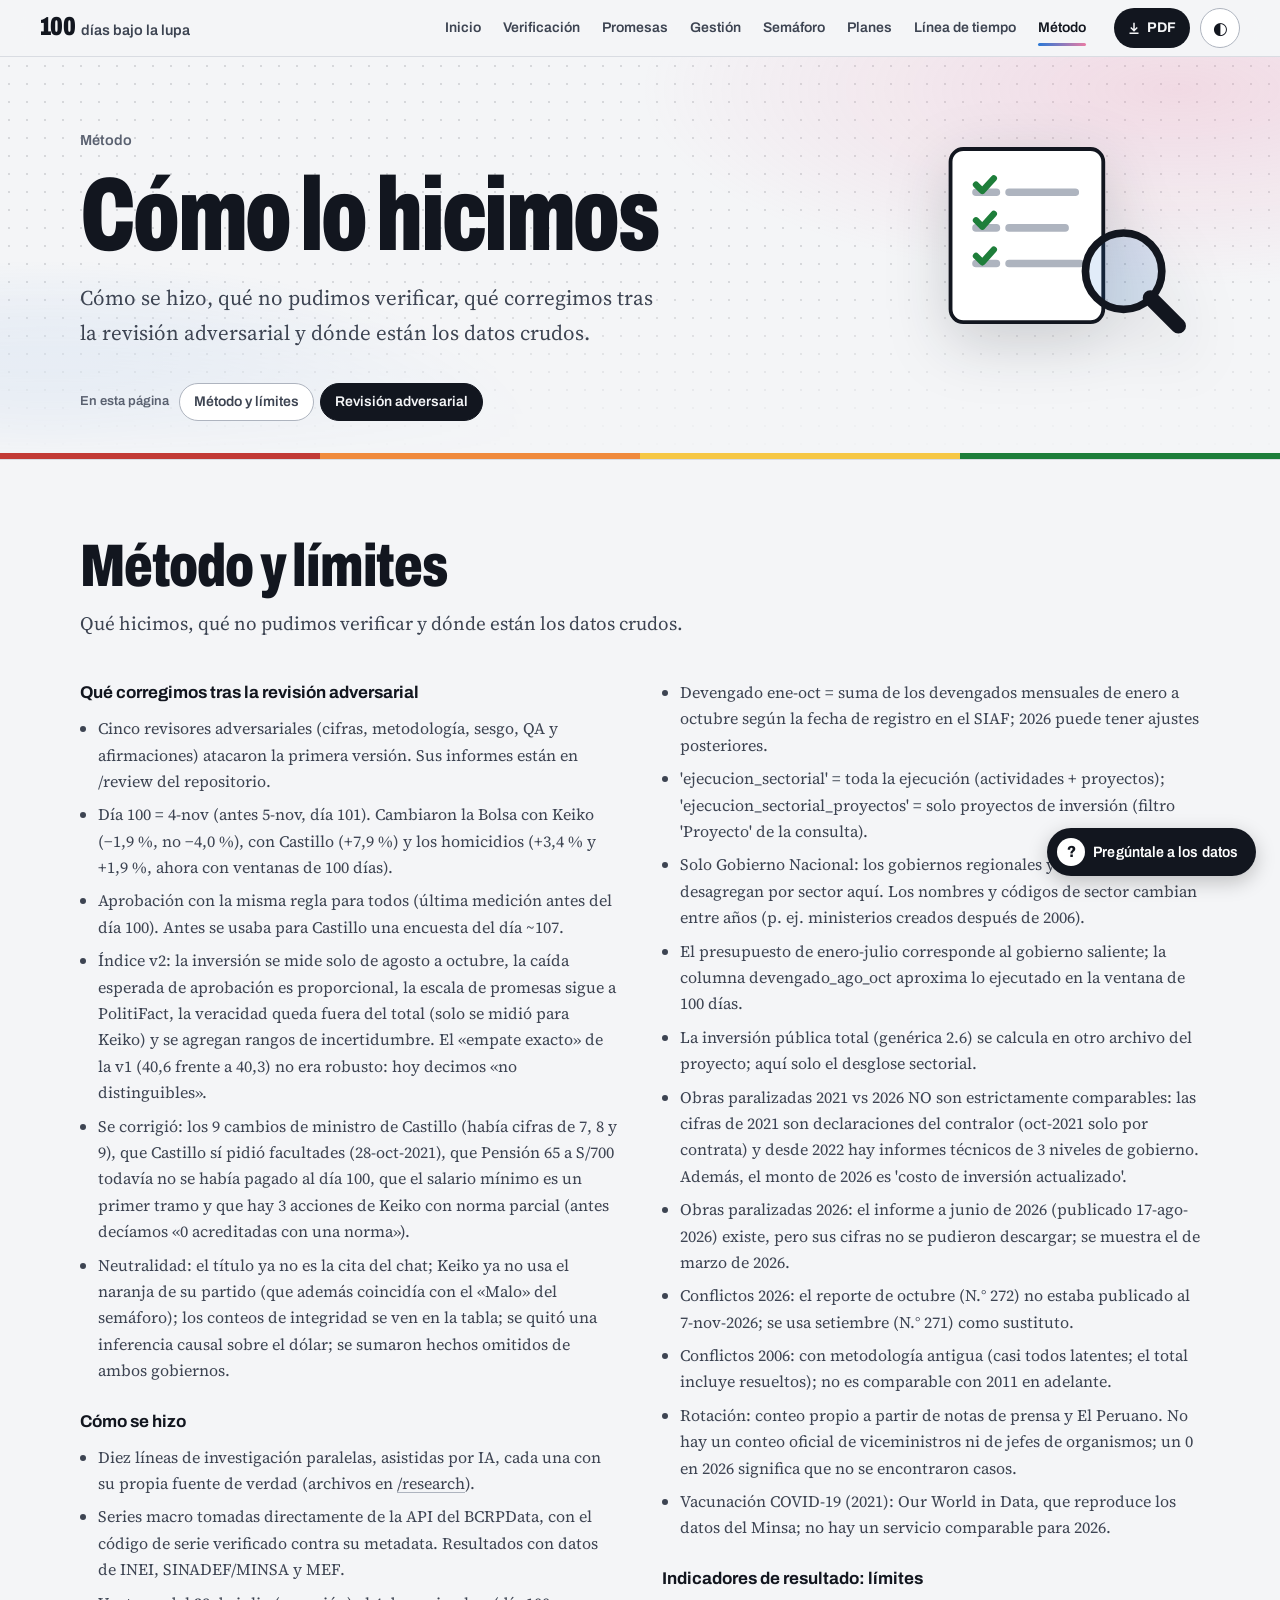
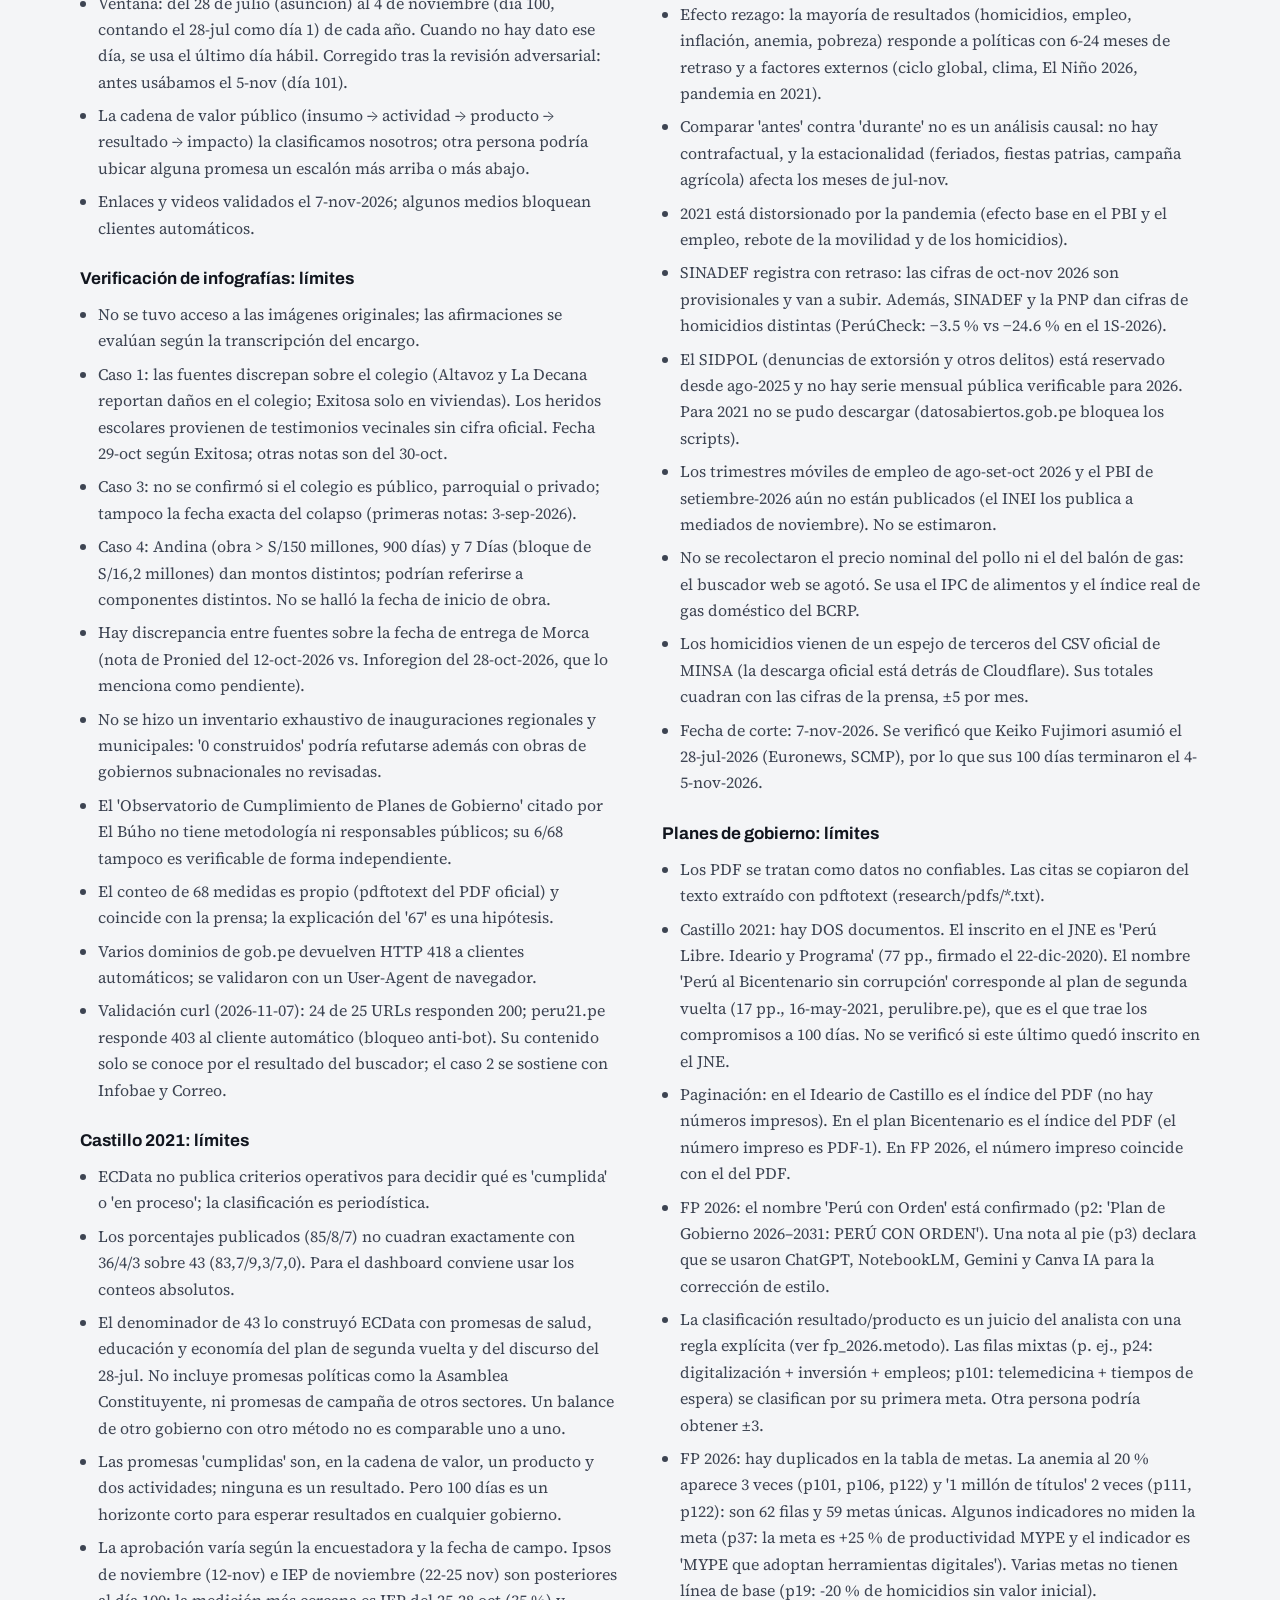
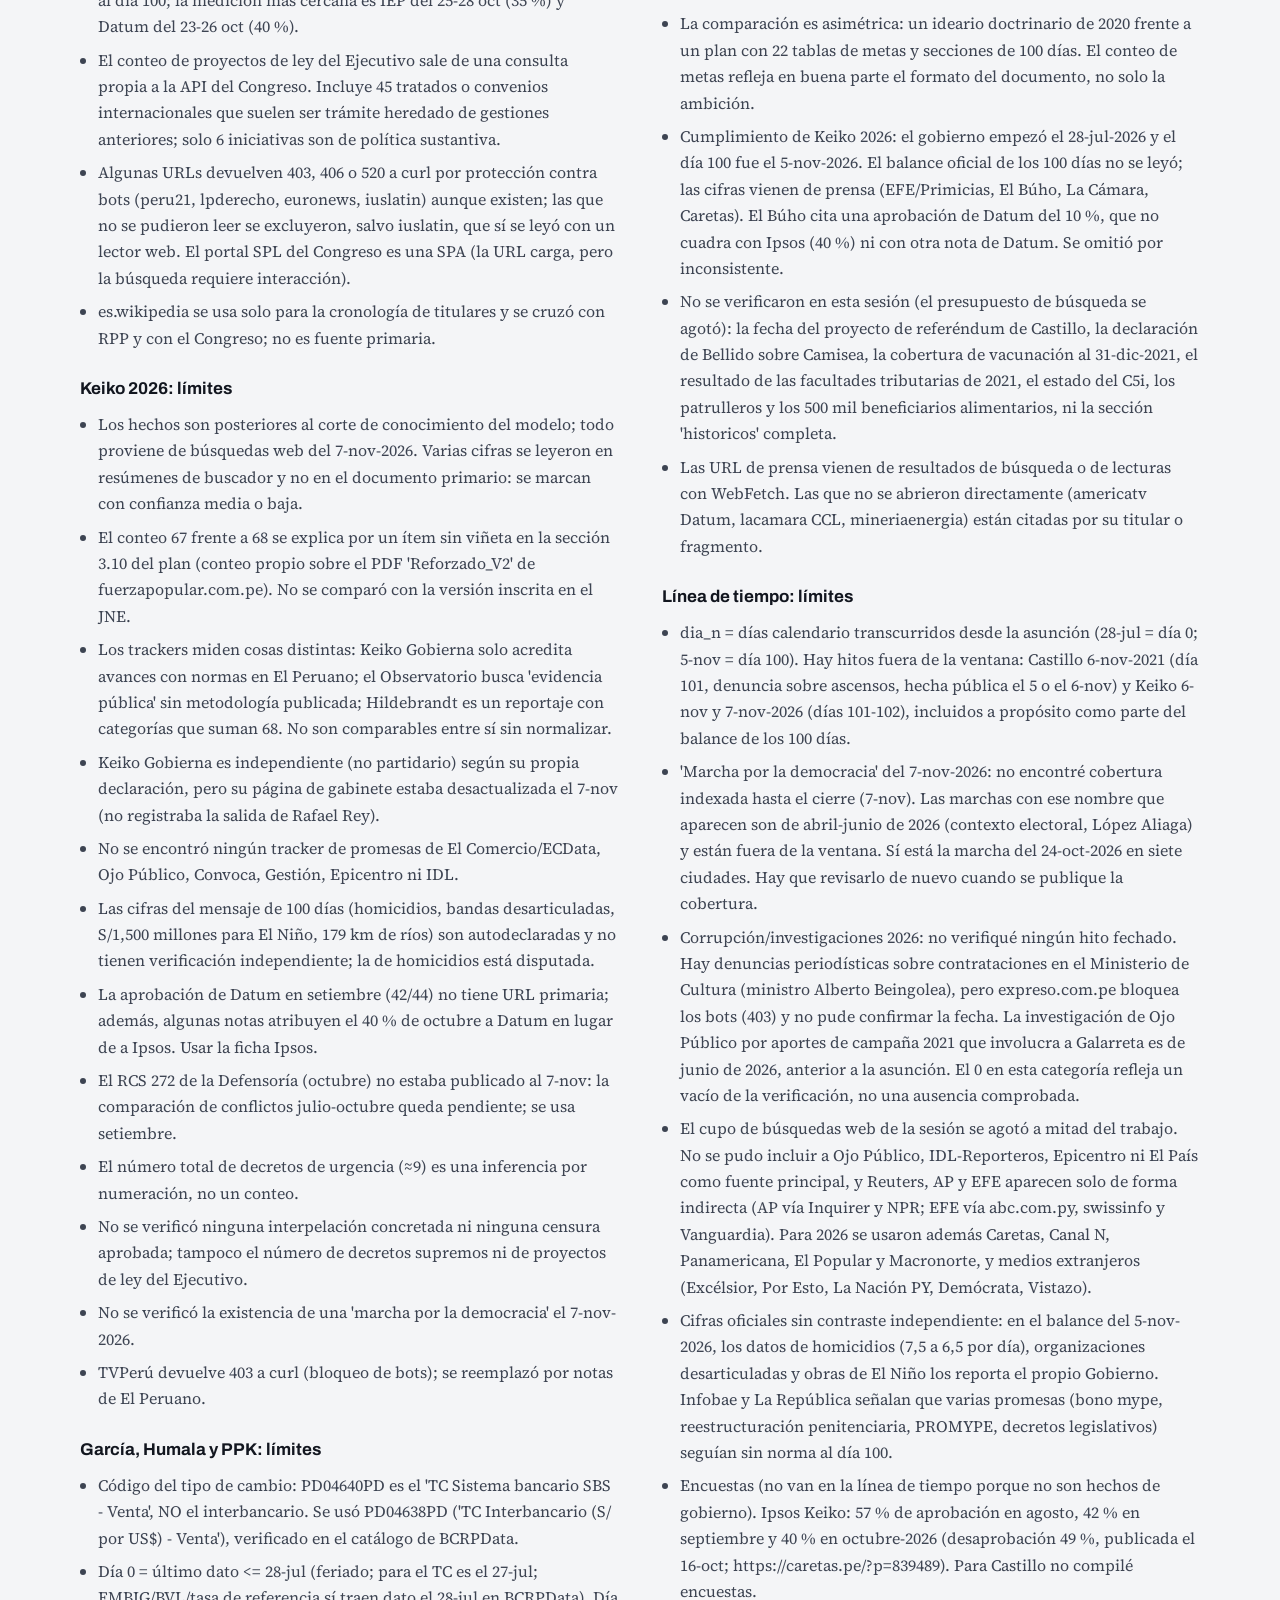
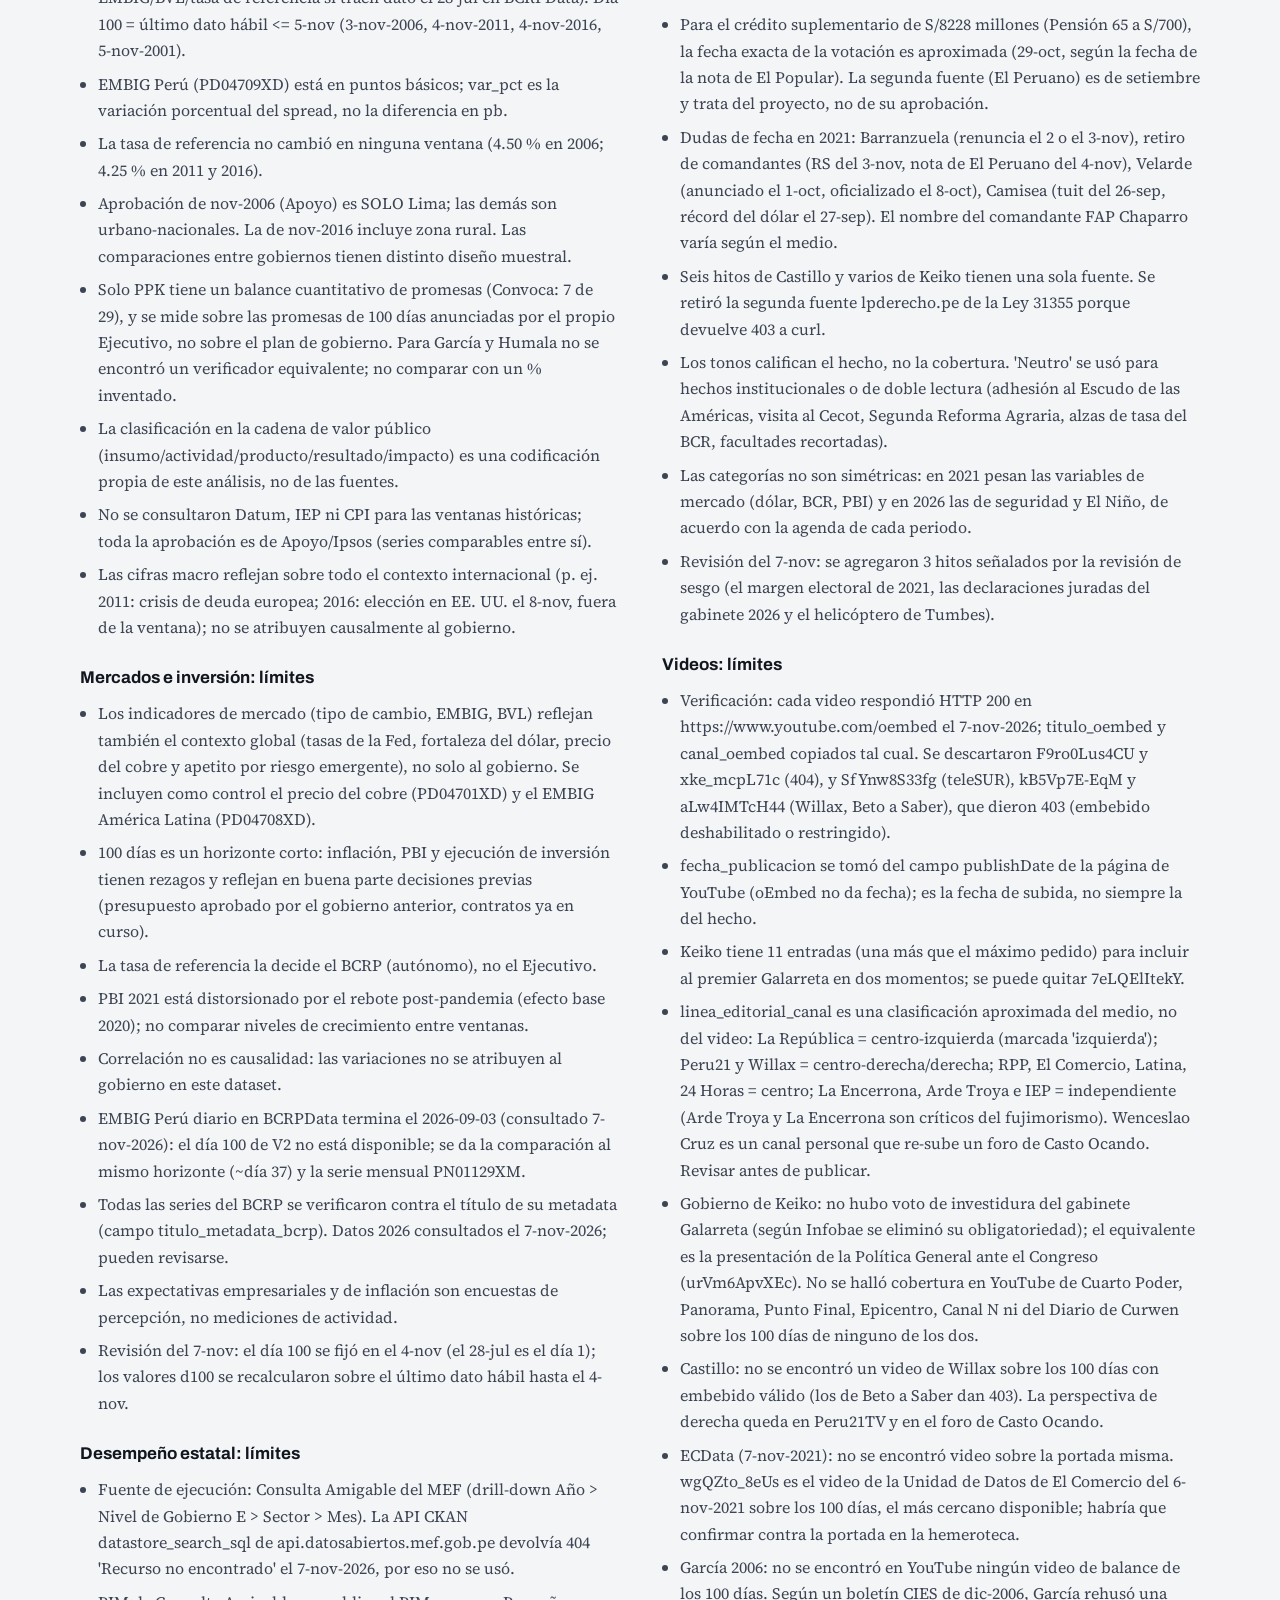
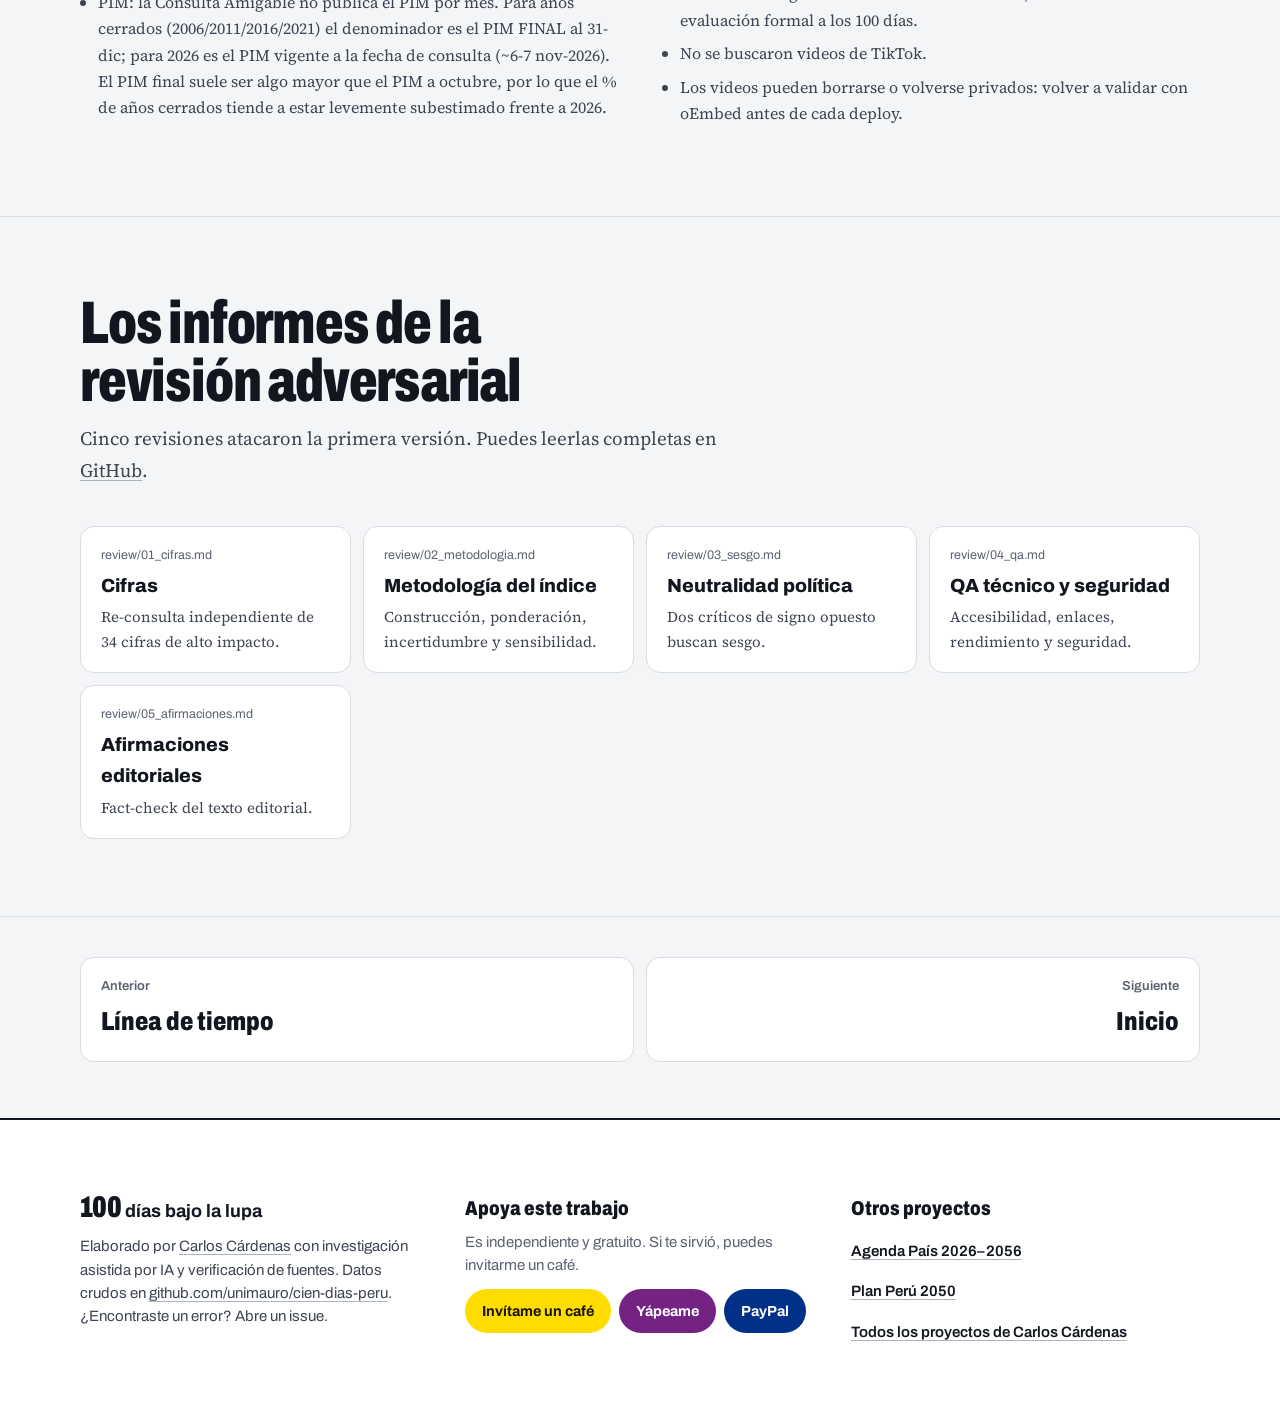
<file: metodo.html>
<!doctype html>
<html lang="es">
<head>
<meta charset="utf-8">
<script async src="https://www.googletagmanager.com/gtm.js?id=GTM-P6BPVWXD"></script>
<script>
  window.dataLayer = window.dataLayer || [];
  function gtag(){dataLayer.push(arguments);}
  gtag('js', new Date());
</script>
<meta name="viewport" content="width=device-width, initial-scale=1">
<title>Método y límites | 100 días bajo la lupa</title>
<meta name="description" content="Fuentes, ventanas, clasificación de la cadena de valor, límites de cada línea de investigación y qué corregimos tras cinco revisiones adversariales.">
<link rel="canonical" href="https://unimauro.github.io/cien-dias-peru/metodo.html">
<meta property="og:title" content="Cómo se hizo «100 días bajo la lupa»: método, límites y correcciones">
<meta property="og:description" content="Fuentes, ventanas, clasificación de la cadena de valor, límites de cada línea de investigación y qué corregimos tras cinco revisiones adversariales.">
<meta property="og:type" content="website">
<meta property="og:url" content="https://unimauro.github.io/cien-dias-peru/metodo.html">
<meta property="og:site_name" content="100 días bajo la lupa">
<meta property="og:locale" content="es_PE">
<meta property="og:image" content="https://unimauro.github.io/cien-dias-peru/assets/og.png">
<meta property="og:image:width" content="1200">
<meta property="og:image:height" content="630">
<meta property="og:image:alt" content="Los 100 días de Keiko y Castillo, con datos: semáforo con empate técnico entre Castillo y Keiko">
<meta name="twitter:card" content="summary_large_image">
<meta name="twitter:title" content="Cómo se hizo «100 días bajo la lupa»: método, límites y correcciones">
<meta name="twitter:description" content="Fuentes, ventanas, clasificación de la cadena de valor, límites de cada línea de investigación y qué corregimos tras cinco revisiones adversariales.">
<meta name="twitter:image" content="https://unimauro.github.io/cien-dias-peru/assets/og.png">
<meta name="theme-color" content="#f4f5f7" media="(prefers-color-scheme: light)">
<meta name="theme-color" content="#0f1115" media="(prefers-color-scheme: dark)">
<link rel="icon" href="favicon.svg" type="image/svg+xml">
<link rel="apple-touch-icon" href="apple-touch-icon.png">
<link rel="preconnect" href="https://fonts.googleapis.com">
<link rel="preconnect" href="https://fonts.gstatic.com" crossorigin>
<link href="https://fonts.googleapis.com/css2?family=Archivo:wdth,wght@62..125,300..900&family=Source+Serif+4:ital,opsz,wght@0,8..60,400;0,8..60,600;1,8..60,400&display=swap" rel="stylesheet">
<link rel="stylesheet" href="styles.css">
<script>try{const t=localStorage.getItem('theme');if(t)document.documentElement.dataset.theme=t}catch(e){}</script>
</head>
<body data-page="metodo">
<noscript><iframe src="https://www.googletagmanager.com/ns.html?id=GTM-P6BPVWXD" height="0" width="0" style="display:none;visibility:hidden"></iframe></noscript>
<a class="skip" href="#contenido">Saltar al contenido</a>
<header class="top">
  <div class="top-in">
    <a class="brand" href="index.html" aria-label="100 días bajo la lupa, inicio"><span class="brand-n">100</span><span class="brand-t">días bajo la lupa</span></a>
    <nav class="pages" aria-label="Páginas">
      <a href="index.html">Inicio</a>
      <a href="verificacion.html">Verificación</a>
      <a href="promesas.html">Promesas</a>
      <a href="gestion.html">Gestión</a>
      <a href="contexto.html">Semáforo</a>
      <a href="planes.html">Planes</a>
      <a href="linea.html">Línea de tiempo</a>
      <a href="metodo.html" aria-current="page">Método</a>
    </nav>
    <button class="menu-btn" id="menuBtn" aria-expanded="false" aria-controls="menu">
      <span class="toc-ic" aria-hidden="true"><i></i><i></i><i></i></span>Menú
    </button>
    <a class="top-dl" href="pdf/comparativo.pdf" download aria-label="Descargar el informe comparativo en PDF">PDF</a>
    <button class="theme-btn" id="themeBtn" aria-label="Cambiar entre modo claro y oscuro" aria-pressed="false"><span aria-hidden="true">◐</span></button>
  </div>
  <div class="progress" aria-hidden="true"><span id="prog"></span></div>
  <div class="menu" id="menu" hidden>
    <nav aria-label="Menú de páginas">
      <ul class="menu-pages">
        <li><a href="index.html"><b>Inicio</b><small>Conclusión, semáforo y descargas</small></a></li>
        <li><a href="verificacion.html"><b>Verificación</b><small>Infografías virales y mensaje de los 100 días</small></a></li>
        <li><a href="promesas.html"><b>Promesas</b><small>Balances, valor público y base de promesas</small></a></li>
        <li><a href="gestion.html"><b>Gestión</b><small>Resultados, gobernabilidad, Estado y mercados</small></a></li>
        <li><a href="contexto.html"><b>Semáforo</b><small>El índice completo y el país que recibieron</small></a></li>
        <li><a href="planes.html"><b>Planes</b><small>Los planes de gobierno, frente a frente</small></a></li>
        <li><a href="linea.html"><b>Línea de tiempo</b><small>Hechos de cada ventana y videos</small></a></li>
        <li><a href="metodo.html" aria-current="page"><b>Método</b><small>Cómo se hizo, límites y correcciones</small></a></li>
      </ul>
      <p class="menu-h">Ficha por gobierno</p>
      <div class="menu-govs">
        <a href="gobierno.html?g=keiko" data-g="keiko"><span class="swatch" style="background:var(--keiko)"></span>Keiko 2026</a>
        <a href="gobierno.html?g=castillo" data-g="castillo"><span class="swatch" style="background:var(--castillo)"></span>Castillo 2021</a>
        <a href="gobierno.html?g=ppk" data-g="ppk"><span class="swatch" style="background:var(--ppk)"></span>PPK 2016</a>
        <a href="gobierno.html?g=humala" data-g="humala"><span class="swatch" style="background:var(--humala)"></span>Humala 2011</a>
        <a href="gobierno.html?g=garcia" data-g="garcia"><span class="swatch" style="background:var(--garcia)"></span>García 2006</a>
      </div>
    </nav>
  </div>
</header>

<main id="contenido">
  <header class="phero">
    <div class="wrap phero-in">
      <div class="phero-copy">
        <p class="hero-kicker">Método</p>
        <h1>Cómo lo hicimos</h1>
        <p class="phero-lede">Cómo se hizo, qué no pudimos verificar, qué corregimos tras la revisión adversarial y dónde están los datos crudos.</p>
      </div>
      <div class="phero-art" aria-hidden="true"><svg viewBox="0 0 220 180"><rect x="24" y="22" width="120" height="136" rx="10" class="i-paper"/><path d="M44 56h16M70 56h52M44 84h16M70 84h44M44 112h16M70 112h56" class="i-line"/><path d="M44 50l5 5 9-10M44 78l5 5 9-10M44 106l5 5 9-10" class="i-ok"/><circle cx="160" cy="118" r="30" class="i-lens"/><path d="M181 139l22 22" class="i-handle"/></svg></div>
    </div>
    <div class="wrap"><nav class="onpage" aria-label="En esta página"><span>En esta página</span><ul><li><a href="#metodo">Método y límites</a></li><li><a href="#revision">Revisión adversarial</a></li></ul></nav></div>
  </header>
  <section class="block" id="metodo">
    <div class="wrap">
      <div class="sec-head">
        <h2>Método y límites</h2>
        <p>Qué hicimos, qué no pudimos verificar y dónde están los datos crudos.</p>
      </div>
      <div class="method" id="method"></div>
    </div>
  </section>
  <section class="block" id="revision">
    <div class="wrap">
      <div class="sec-head">
        <h2>Los informes de la revisión adversarial</h2>
        <p>Cinco revisiones atacaron la primera versión. Puedes leerlas completas en <a href="https://github.com/unimauro/cien-dias-peru/tree/main/review" target="_blank" rel="noopener">GitHub</a>.</p>
      </div>
      <div class="rv-grid">
        <a class="rv-card" href="https://github.com/unimauro/cien-dias-peru/blob/main/review/01_cifras.md" target="_blank" rel="noopener"><small>review/01_cifras.md</small><b>Cifras</b><span>Re-consulta independiente de 34 cifras de alto impacto.</span></a>
        <a class="rv-card" href="https://github.com/unimauro/cien-dias-peru/blob/main/review/02_metodologia.md" target="_blank" rel="noopener"><small>review/02_metodologia.md</small><b>Metodología del índice</b><span>Construcción, ponderación, incertidumbre y sensibilidad.</span></a>
        <a class="rv-card" href="https://github.com/unimauro/cien-dias-peru/blob/main/review/03_sesgo.md" target="_blank" rel="noopener"><small>review/03_sesgo.md</small><b>Neutralidad política</b><span>Dos críticos de signo opuesto buscan sesgo.</span></a>
        <a class="rv-card" href="https://github.com/unimauro/cien-dias-peru/blob/main/review/04_qa.md" target="_blank" rel="noopener"><small>review/04_qa.md</small><b>QA técnico y seguridad</b><span>Accesibilidad, enlaces, rendimiento y seguridad.</span></a>
        <a class="rv-card" href="https://github.com/unimauro/cien-dias-peru/blob/main/review/05_afirmaciones.md" target="_blank" rel="noopener"><small>review/05_afirmaciones.md</small><b>Afirmaciones editoriales</b><span>Fact-check del texto editorial.</span></a>
      </div>
    </div>
  </section>
  <nav class="pager wrap" aria-label="Seguir leyendo">
    <a class="pg-prev" href="linea.html"><small>Anterior</small><b>Línea de tiempo</b></a>
    <a class="pg-next" href="index.html"><small>Siguiente</small><b>Inicio</b></a>
  </nav>
</main>

<footer class="foot">
  <div class="wrap foot-grid">
    <div class="foot-about">
      <p class="foot-brand"><span class="brand-n">100</span> días bajo la lupa</p>
      <p>Elaborado por <a href="https://github.com/unimauro" rel="noopener" target="_blank">Carlos Cárdenas</a> con investigación asistida por IA y verificación de fuentes. Datos crudos en <a href="https://github.com/unimauro/cien-dias-peru" rel="noopener" target="_blank">github.com/unimauro/cien-dias-peru</a>. ¿Encontraste un error? Abre un issue.</p>
    </div>
    <div class="foot-support">
      <h2 class="foot-h">Apoya este trabajo</h2>
      <p class="foot-sub">Es independiente y gratuito. Si te sirvió, puedes invitarme un café.</p>
      <div class="apoyo">
        <a class="b-pay b-cafe" href="https://buymeacoffee.com/unimauro" target="_blank" rel="noopener">Invítame un café</a>
        <button class="b-pay b-yape" id="yape-btn" type="button" aria-expanded="false" aria-controls="yape-box">Yápeame</button>
        <a class="b-pay b-paypal" href="https://paypal.me/unimauro" target="_blank" rel="noopener">PayPal</a>
      </div>
      <div class="yape" id="yape-box" hidden>
        <img src="assets/yape.png" alt="Código QR de Yape de Carlos Cárdenas Fernández" loading="lazy" width="180" height="180">
        <p><b>Yape: Carlos Cárdenas Fernández</b><br>Escanea el código desde la app de Yape.</p>
      </div>
    </div>
    <div class="foot-more">
      <h2 class="foot-h">Otros proyectos</h2>
      <ul>
        <li><a href="https://unimauro.github.io/agenda-pais/" target="_blank" rel="noopener">Agenda País 2026–2056</a></li>
        <li><a href="https://planperu2050.pe/" target="_blank" rel="noopener">Plan Perú 2050</a></li>
        <li><a href="https://unimauro.github.io/" target="_blank" rel="noopener">Todos los proyectos de Carlos Cárdenas</a></li>
      </ul>
    </div>
  </div>
</footer>
<div class="tip" id="tip" role="tooltip"></div>
<script src="app.js"></script>
<link rel="stylesheet" href="chat.css">
<script src="chat.js" defer></script>
</body>
</html>
</file>
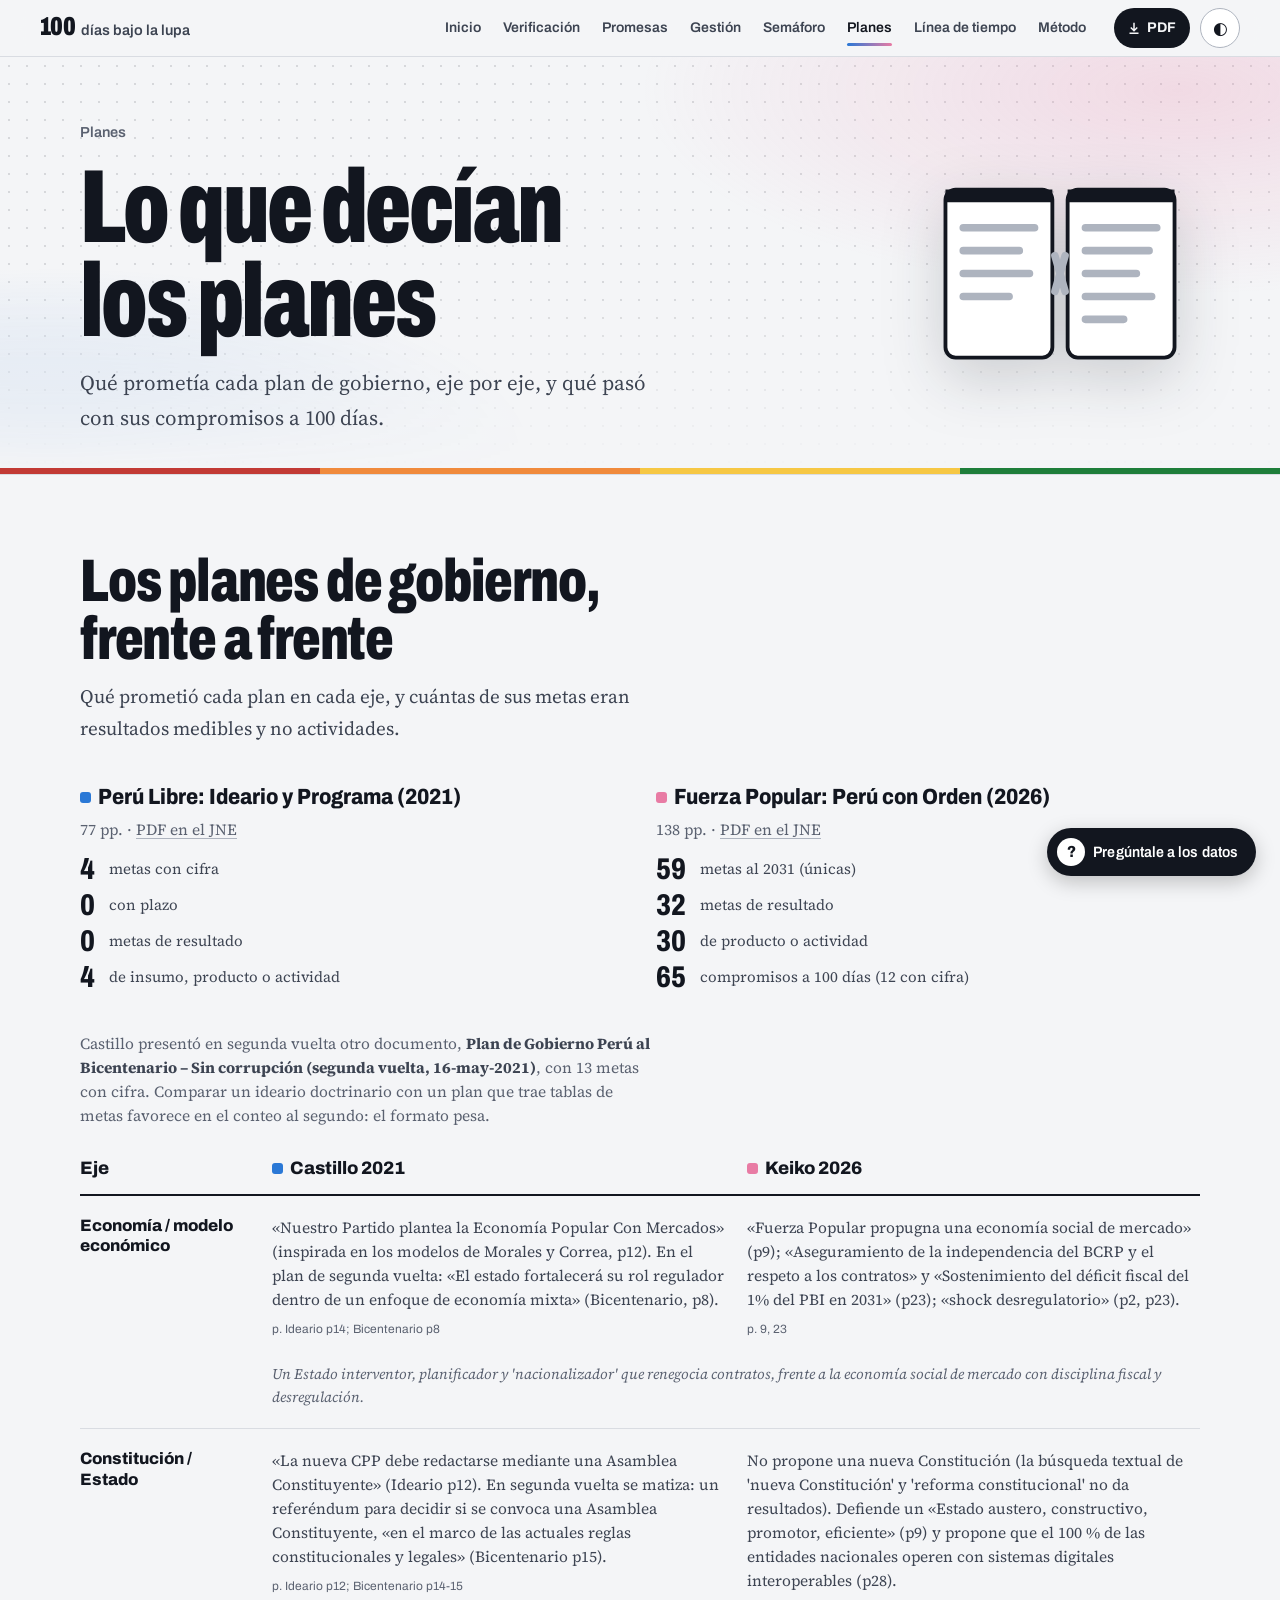
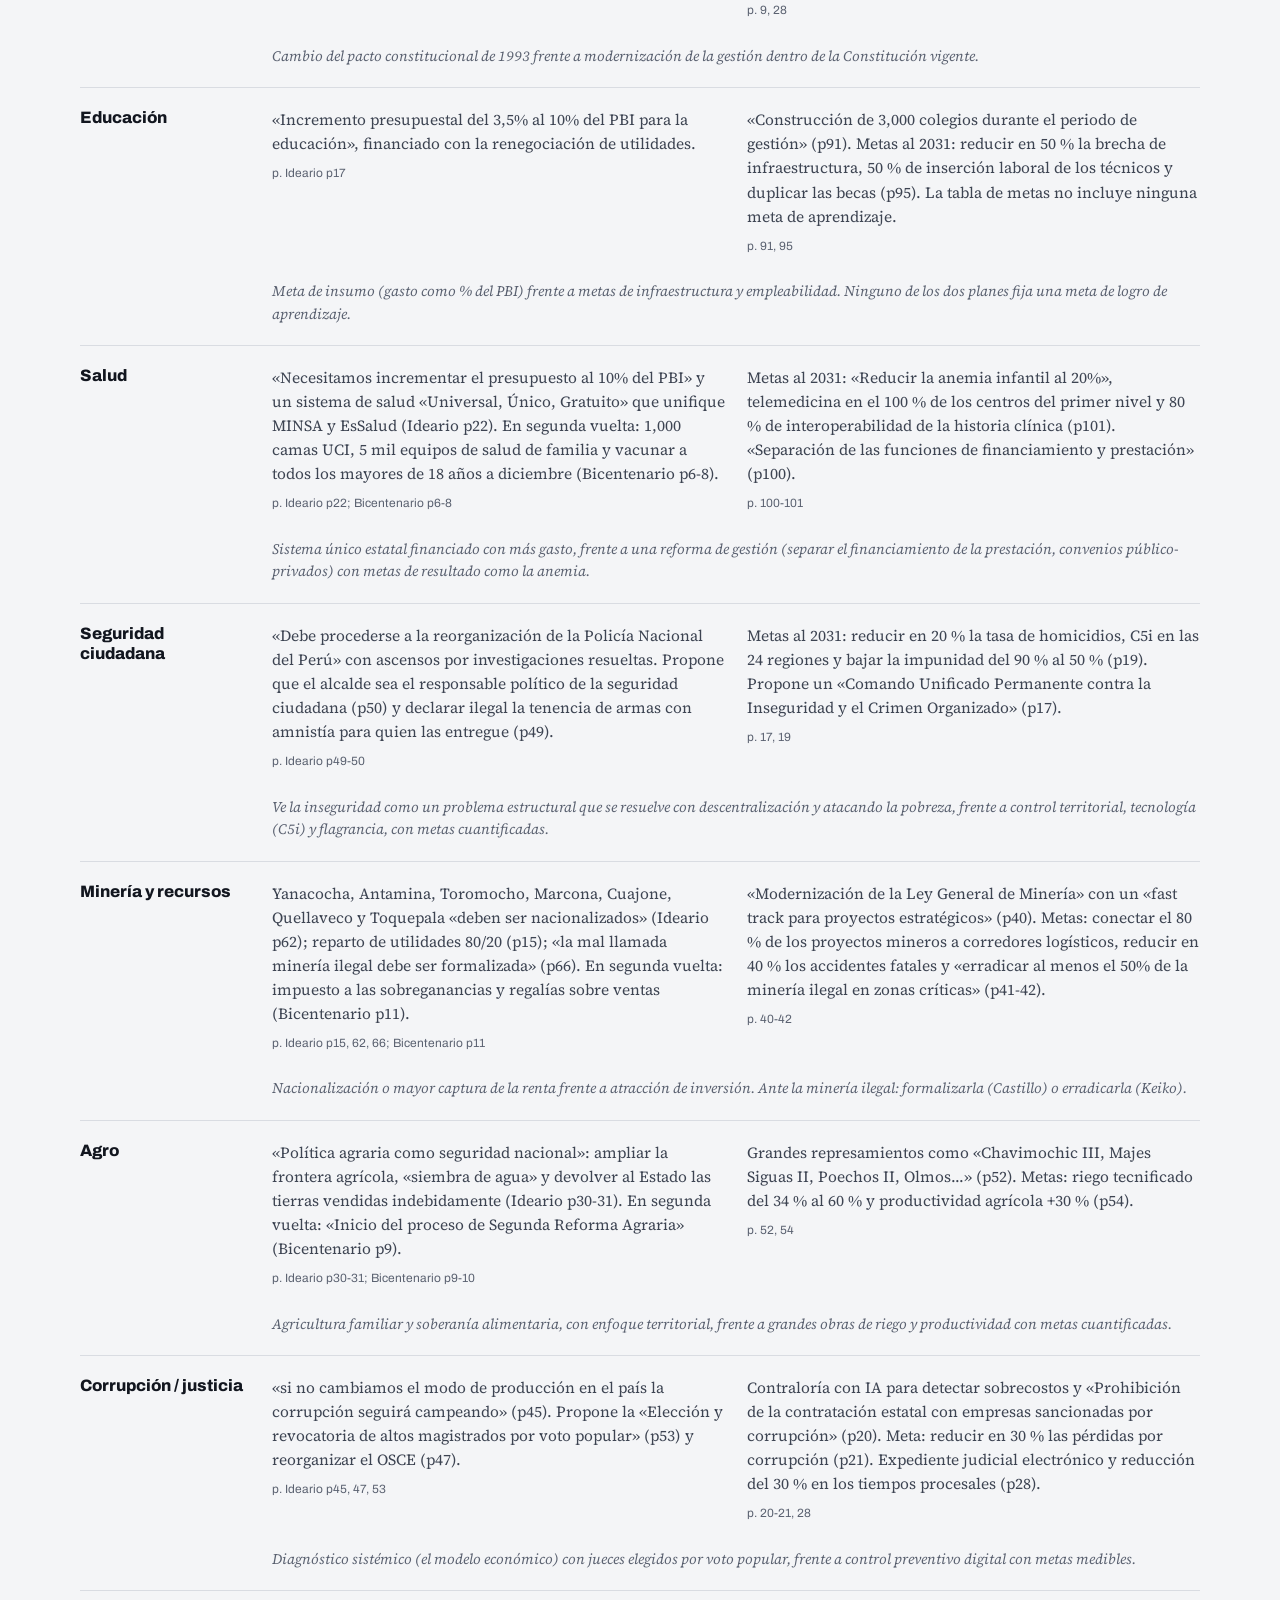
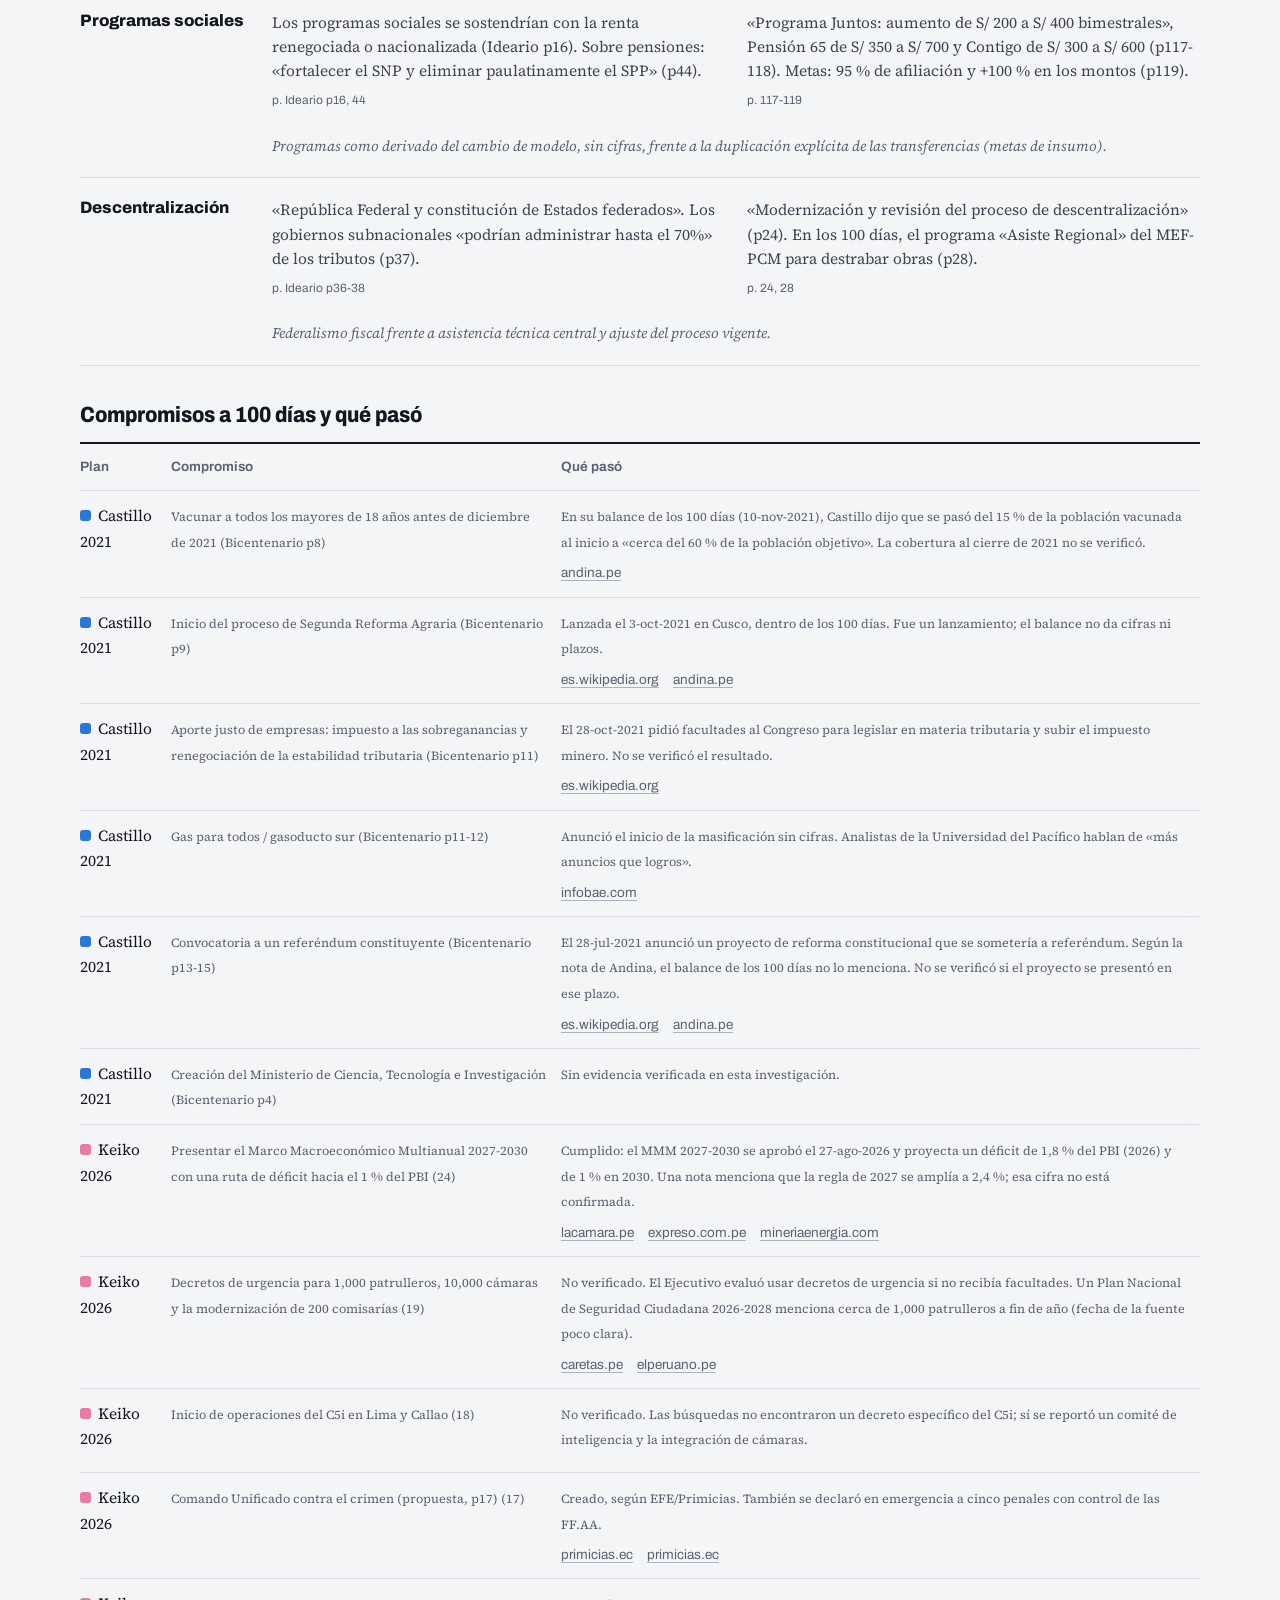
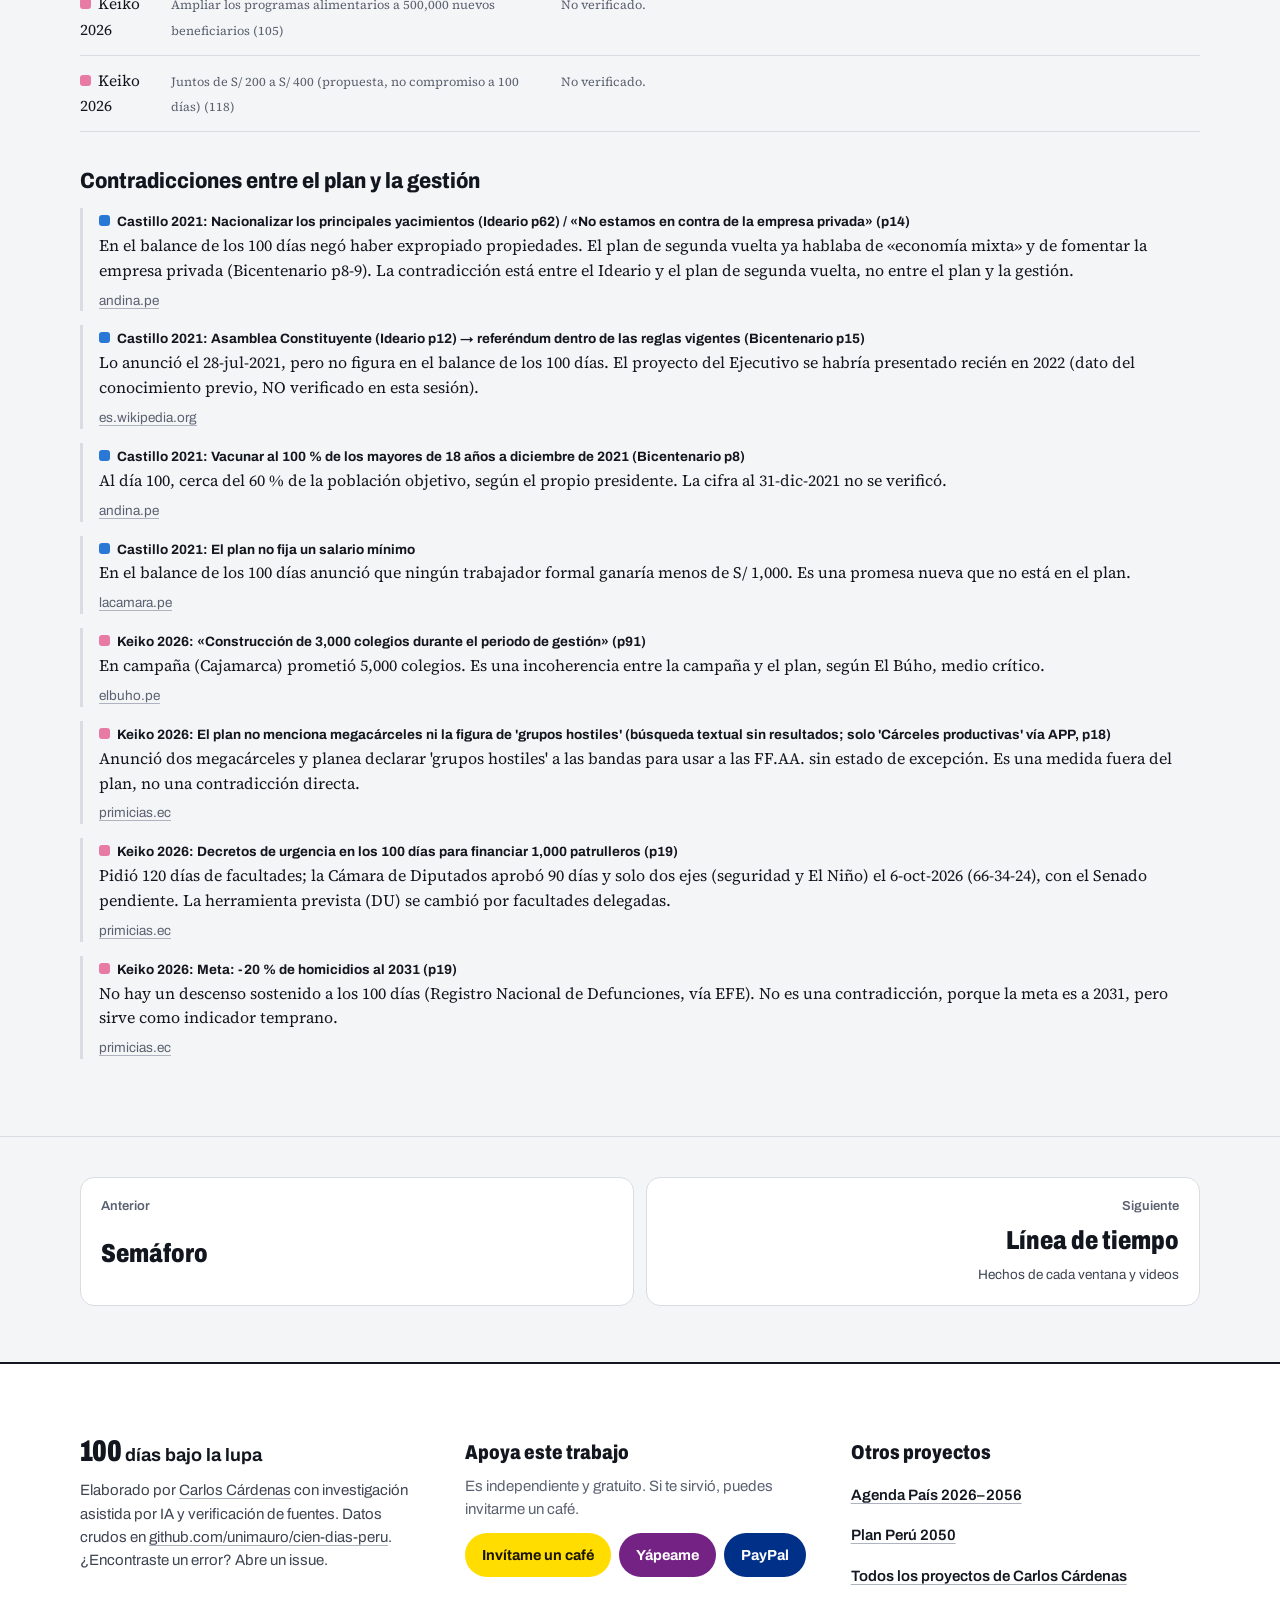
<file: planes.html>
<!doctype html>
<html lang="es">
<head>
<meta charset="utf-8">
<script async src="https://www.googletagmanager.com/gtm.js?id=GTM-P6BPVWXD"></script>
<script>
  window.dataLayer = window.dataLayer || [];
  function gtag(){dataLayer.push(arguments);}
  gtag('js', new Date());
</script>
<meta name="viewport" content="width=device-width, initial-scale=1">
<title>Planes de gobierno frente a frente | 100 días bajo la lupa</title>
<meta name="description" content="Qué prometió cada plan en cada eje, cuántas metas eran resultados medibles y qué pasó con los compromisos a 100 días.">
<link rel="canonical" href="https://unimauro.github.io/cien-dias-peru/planes.html">
<meta property="og:title" content="Los planes de gobierno de Keiko y Castillo, frente a frente">
<meta property="og:description" content="Qué prometió cada plan en cada eje, cuántas metas eran resultados medibles y qué pasó con los compromisos a 100 días.">
<meta property="og:type" content="website">
<meta property="og:url" content="https://unimauro.github.io/cien-dias-peru/planes.html">
<meta property="og:site_name" content="100 días bajo la lupa">
<meta property="og:locale" content="es_PE">
<meta property="og:image" content="https://unimauro.github.io/cien-dias-peru/assets/og.png">
<meta property="og:image:width" content="1200">
<meta property="og:image:height" content="630">
<meta property="og:image:alt" content="Los 100 días de Keiko y Castillo, con datos: semáforo con empate técnico entre Castillo y Keiko">
<meta name="twitter:card" content="summary_large_image">
<meta name="twitter:title" content="Los planes de gobierno de Keiko y Castillo, frente a frente">
<meta name="twitter:description" content="Qué prometió cada plan en cada eje, cuántas metas eran resultados medibles y qué pasó con los compromisos a 100 días.">
<meta name="twitter:image" content="https://unimauro.github.io/cien-dias-peru/assets/og.png">
<meta name="theme-color" content="#f4f5f7" media="(prefers-color-scheme: light)">
<meta name="theme-color" content="#0f1115" media="(prefers-color-scheme: dark)">
<link rel="icon" href="favicon.svg" type="image/svg+xml">
<link rel="apple-touch-icon" href="apple-touch-icon.png">
<link rel="preconnect" href="https://fonts.googleapis.com">
<link rel="preconnect" href="https://fonts.gstatic.com" crossorigin>
<link href="https://fonts.googleapis.com/css2?family=Archivo:wdth,wght@62..125,300..900&family=Source+Serif+4:ital,opsz,wght@0,8..60,400;0,8..60,600;1,8..60,400&display=swap" rel="stylesheet">
<link rel="stylesheet" href="styles.css">
<script>try{const t=localStorage.getItem('theme');if(t)document.documentElement.dataset.theme=t}catch(e){}</script>
</head>
<body data-page="planes">
<noscript><iframe src="https://www.googletagmanager.com/ns.html?id=GTM-P6BPVWXD" height="0" width="0" style="display:none;visibility:hidden"></iframe></noscript>
<a class="skip" href="#contenido">Saltar al contenido</a>
<header class="top">
  <div class="top-in">
    <a class="brand" href="index.html" aria-label="100 días bajo la lupa, inicio"><span class="brand-n">100</span><span class="brand-t">días bajo la lupa</span></a>
    <nav class="pages" aria-label="Páginas">
      <a href="index.html">Inicio</a>
      <a href="verificacion.html">Verificación</a>
      <a href="promesas.html">Promesas</a>
      <a href="gestion.html">Gestión</a>
      <a href="contexto.html">Semáforo</a>
      <a href="planes.html" aria-current="page">Planes</a>
      <a href="linea.html">Línea de tiempo</a>
      <a href="metodo.html">Método</a>
    </nav>
    <button class="menu-btn" id="menuBtn" aria-expanded="false" aria-controls="menu">
      <span class="toc-ic" aria-hidden="true"><i></i><i></i><i></i></span>Menú
    </button>
    <a class="top-dl" href="pdf/comparativo.pdf" download aria-label="Descargar el informe comparativo en PDF">PDF</a>
    <button class="theme-btn" id="themeBtn" aria-label="Cambiar entre modo claro y oscuro" aria-pressed="false"><span aria-hidden="true">◐</span></button>
  </div>
  <div class="progress" aria-hidden="true"><span id="prog"></span></div>
  <div class="menu" id="menu" hidden>
    <nav aria-label="Menú de páginas">
      <ul class="menu-pages">
        <li><a href="index.html"><b>Inicio</b><small>Conclusión, semáforo y descargas</small></a></li>
        <li><a href="verificacion.html"><b>Verificación</b><small>Infografías virales y mensaje de los 100 días</small></a></li>
        <li><a href="promesas.html"><b>Promesas</b><small>Balances, valor público y base de promesas</small></a></li>
        <li><a href="gestion.html"><b>Gestión</b><small>Resultados, gobernabilidad, Estado y mercados</small></a></li>
        <li><a href="contexto.html"><b>Semáforo</b><small>El índice completo y el país que recibieron</small></a></li>
        <li><a href="planes.html" aria-current="page"><b>Planes</b><small>Los planes de gobierno, frente a frente</small></a></li>
        <li><a href="linea.html"><b>Línea de tiempo</b><small>Hechos de cada ventana y videos</small></a></li>
        <li><a href="metodo.html"><b>Método</b><small>Cómo se hizo, límites y correcciones</small></a></li>
      </ul>
      <p class="menu-h">Ficha por gobierno</p>
      <div class="menu-govs">
        <a href="gobierno.html?g=keiko" data-g="keiko"><span class="swatch" style="background:var(--keiko)"></span>Keiko 2026</a>
        <a href="gobierno.html?g=castillo" data-g="castillo"><span class="swatch" style="background:var(--castillo)"></span>Castillo 2021</a>
        <a href="gobierno.html?g=ppk" data-g="ppk"><span class="swatch" style="background:var(--ppk)"></span>PPK 2016</a>
        <a href="gobierno.html?g=humala" data-g="humala"><span class="swatch" style="background:var(--humala)"></span>Humala 2011</a>
        <a href="gobierno.html?g=garcia" data-g="garcia"><span class="swatch" style="background:var(--garcia)"></span>García 2006</a>
      </div>
    </nav>
  </div>
</header>

<main id="contenido">
  <header class="phero">
    <div class="wrap phero-in">
      <div class="phero-copy">
        <p class="hero-kicker">Planes</p>
        <h1>Lo que decían los planes</h1>
        <p class="phero-lede">Qué prometía cada plan de gobierno, eje por eje, y qué pasó con sus compromisos a 100 días.</p>
      </div>
      <div class="phero-art" aria-hidden="true"><svg viewBox="0 0 220 180"><rect x="20" y="24" width="84" height="132" rx="8" class="i-paper"/><rect x="116" y="24" width="84" height="132" rx="8" class="i-paper"/><path d="M20 24h84v10H20zM116 24h84v10h-84z" class="i-tab"/><path d="M34 54h56M34 72h44M34 90h52M34 108h36M130 54h56M130 72h50M130 90h40M130 108h52M130 126h30" class="i-line"/><path d="M106 76l4 14-4 14M114 76l-4 14 4 14" class="i-line"/></svg></div>
    </div>
    <div class="wrap"></div>
  </header>
  <section class="block" id="planes">
    <div class="wrap">
      <div class="sec-head">
        <h2>Los planes de gobierno, frente a frente</h2>
        <p>Qué prometió cada plan en cada eje, y cuántas de sus metas eran resultados medibles y no actividades.</p>
      </div>
      <div id="planesBody"><p class="empty">Cargando…</p></div>
    </div>
  </section>
  <nav class="pager wrap" aria-label="Seguir leyendo">
    <a class="pg-prev" href="contexto.html"><small>Anterior</small><b>Semáforo</b></a>
    <a class="pg-next" href="linea.html"><small>Siguiente</small><b>Línea de tiempo</b><em>Hechos de cada ventana y videos</em></a>
  </nav>
</main>

<footer class="foot">
  <div class="wrap foot-grid">
    <div class="foot-about">
      <p class="foot-brand"><span class="brand-n">100</span> días bajo la lupa</p>
      <p>Elaborado por <a href="https://github.com/unimauro" rel="noopener" target="_blank">Carlos Cárdenas</a> con investigación asistida por IA y verificación de fuentes. Datos crudos en <a href="https://github.com/unimauro/cien-dias-peru" rel="noopener" target="_blank">github.com/unimauro/cien-dias-peru</a>. ¿Encontraste un error? Abre un issue.</p>
    </div>
    <div class="foot-support">
      <h2 class="foot-h">Apoya este trabajo</h2>
      <p class="foot-sub">Es independiente y gratuito. Si te sirvió, puedes invitarme un café.</p>
      <div class="apoyo">
        <a class="b-pay b-cafe" href="https://buymeacoffee.com/unimauro" target="_blank" rel="noopener">Invítame un café</a>
        <button class="b-pay b-yape" id="yape-btn" type="button" aria-expanded="false" aria-controls="yape-box">Yápeame</button>
        <a class="b-pay b-paypal" href="https://paypal.me/unimauro" target="_blank" rel="noopener">PayPal</a>
      </div>
      <div class="yape" id="yape-box" hidden>
        <img src="assets/yape.png" alt="Código QR de Yape de Carlos Cárdenas Fernández" loading="lazy" width="180" height="180">
        <p><b>Yape: Carlos Cárdenas Fernández</b><br>Escanea el código desde la app de Yape.</p>
      </div>
    </div>
    <div class="foot-more">
      <h2 class="foot-h">Otros proyectos</h2>
      <ul>
        <li><a href="https://unimauro.github.io/agenda-pais/" target="_blank" rel="noopener">Agenda País 2026–2056</a></li>
        <li><a href="https://planperu2050.pe/" target="_blank" rel="noopener">Plan Perú 2050</a></li>
        <li><a href="https://unimauro.github.io/" target="_blank" rel="noopener">Todos los proyectos de Carlos Cárdenas</a></li>
      </ul>
    </div>
  </div>
</footer>
<div class="tip" id="tip" role="tooltip"></div>
<script src="app.js"></script>
<link rel="stylesheet" href="chat.css">
<script src="chat.js" defer></script>
</body>
</html>
</file>
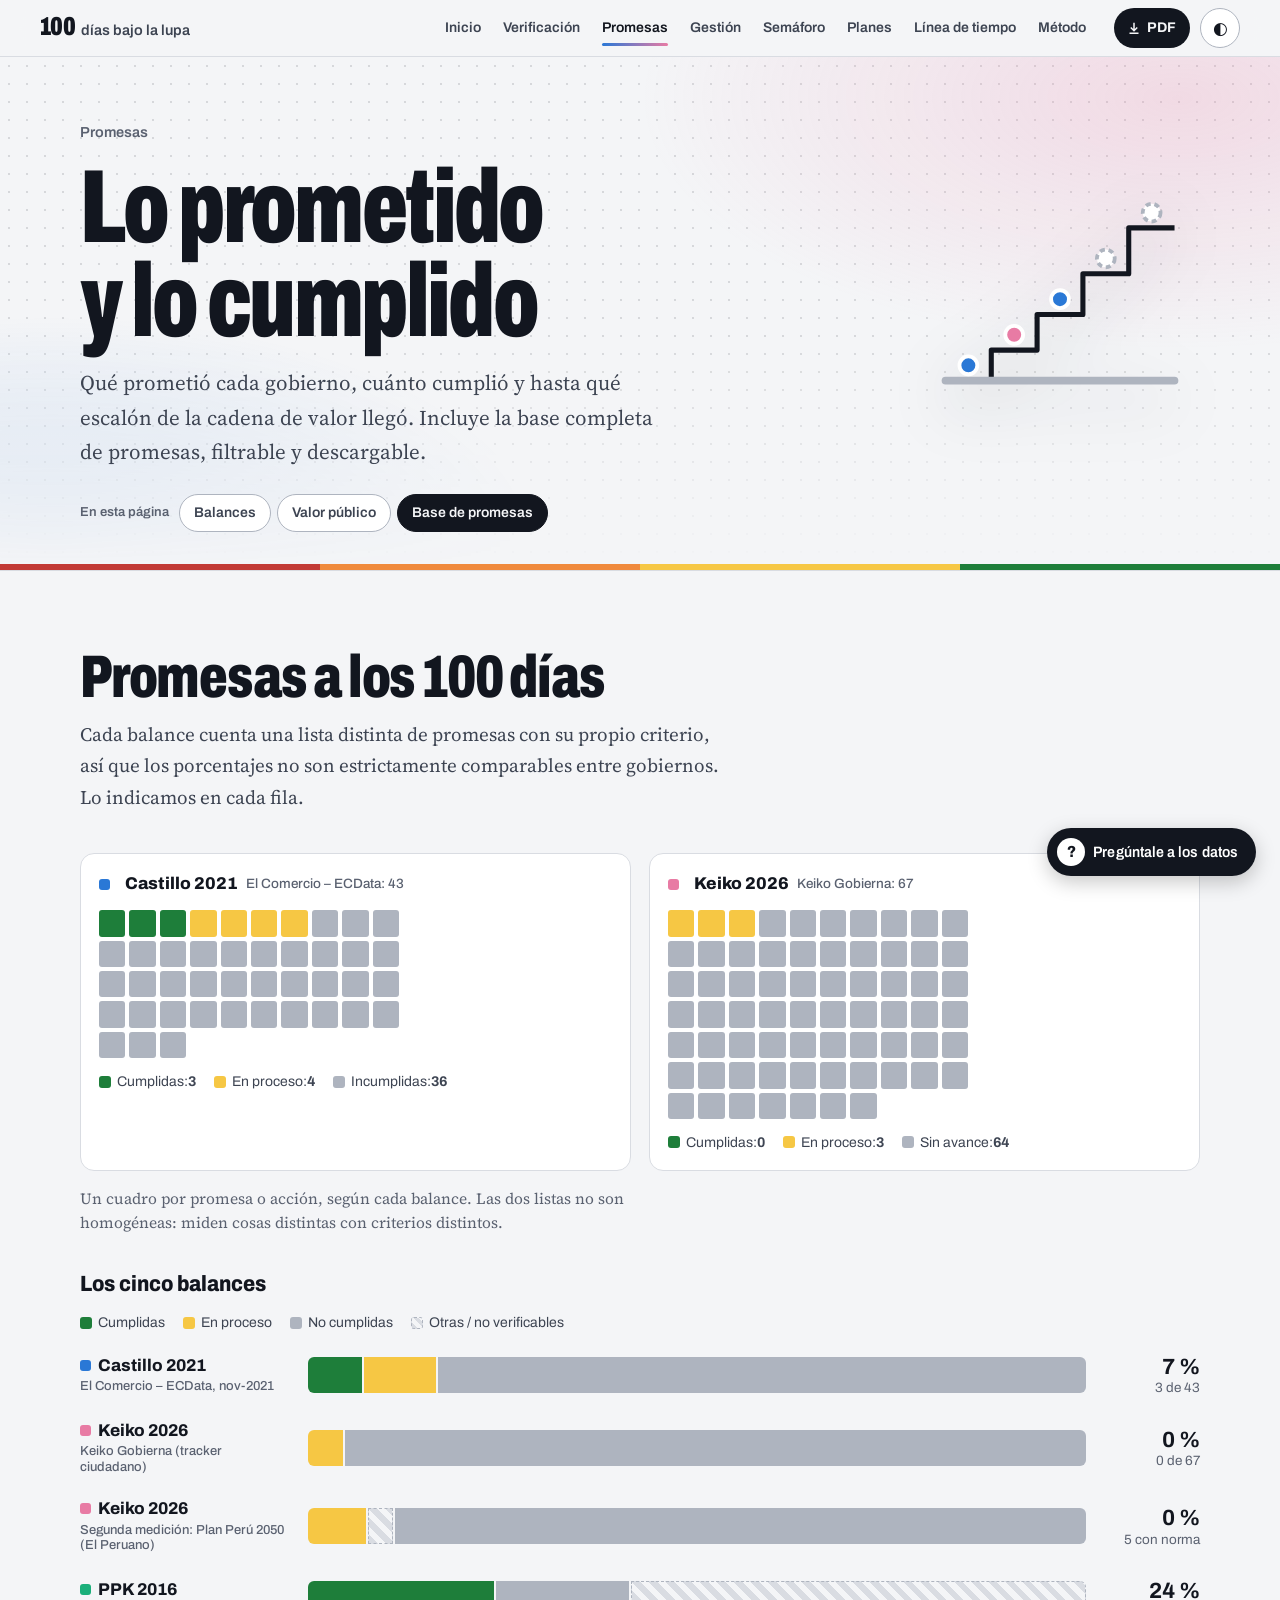
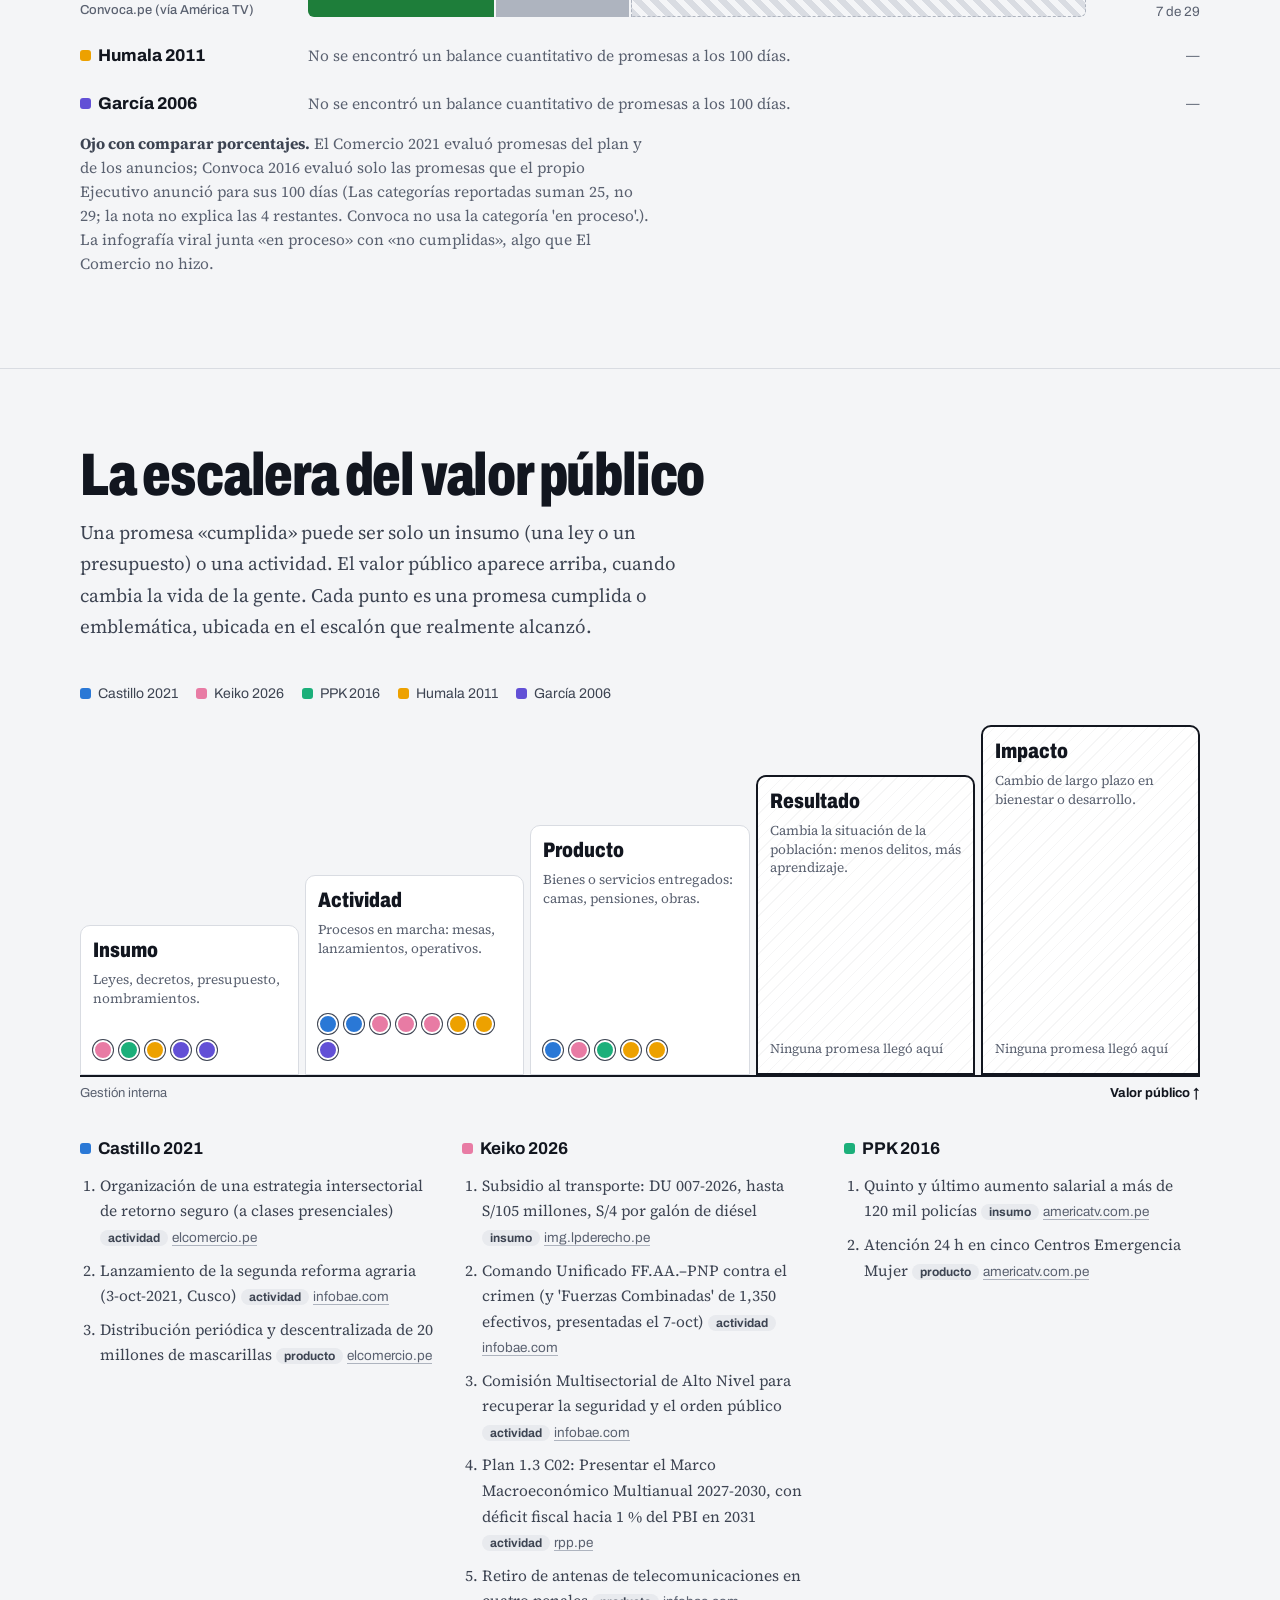
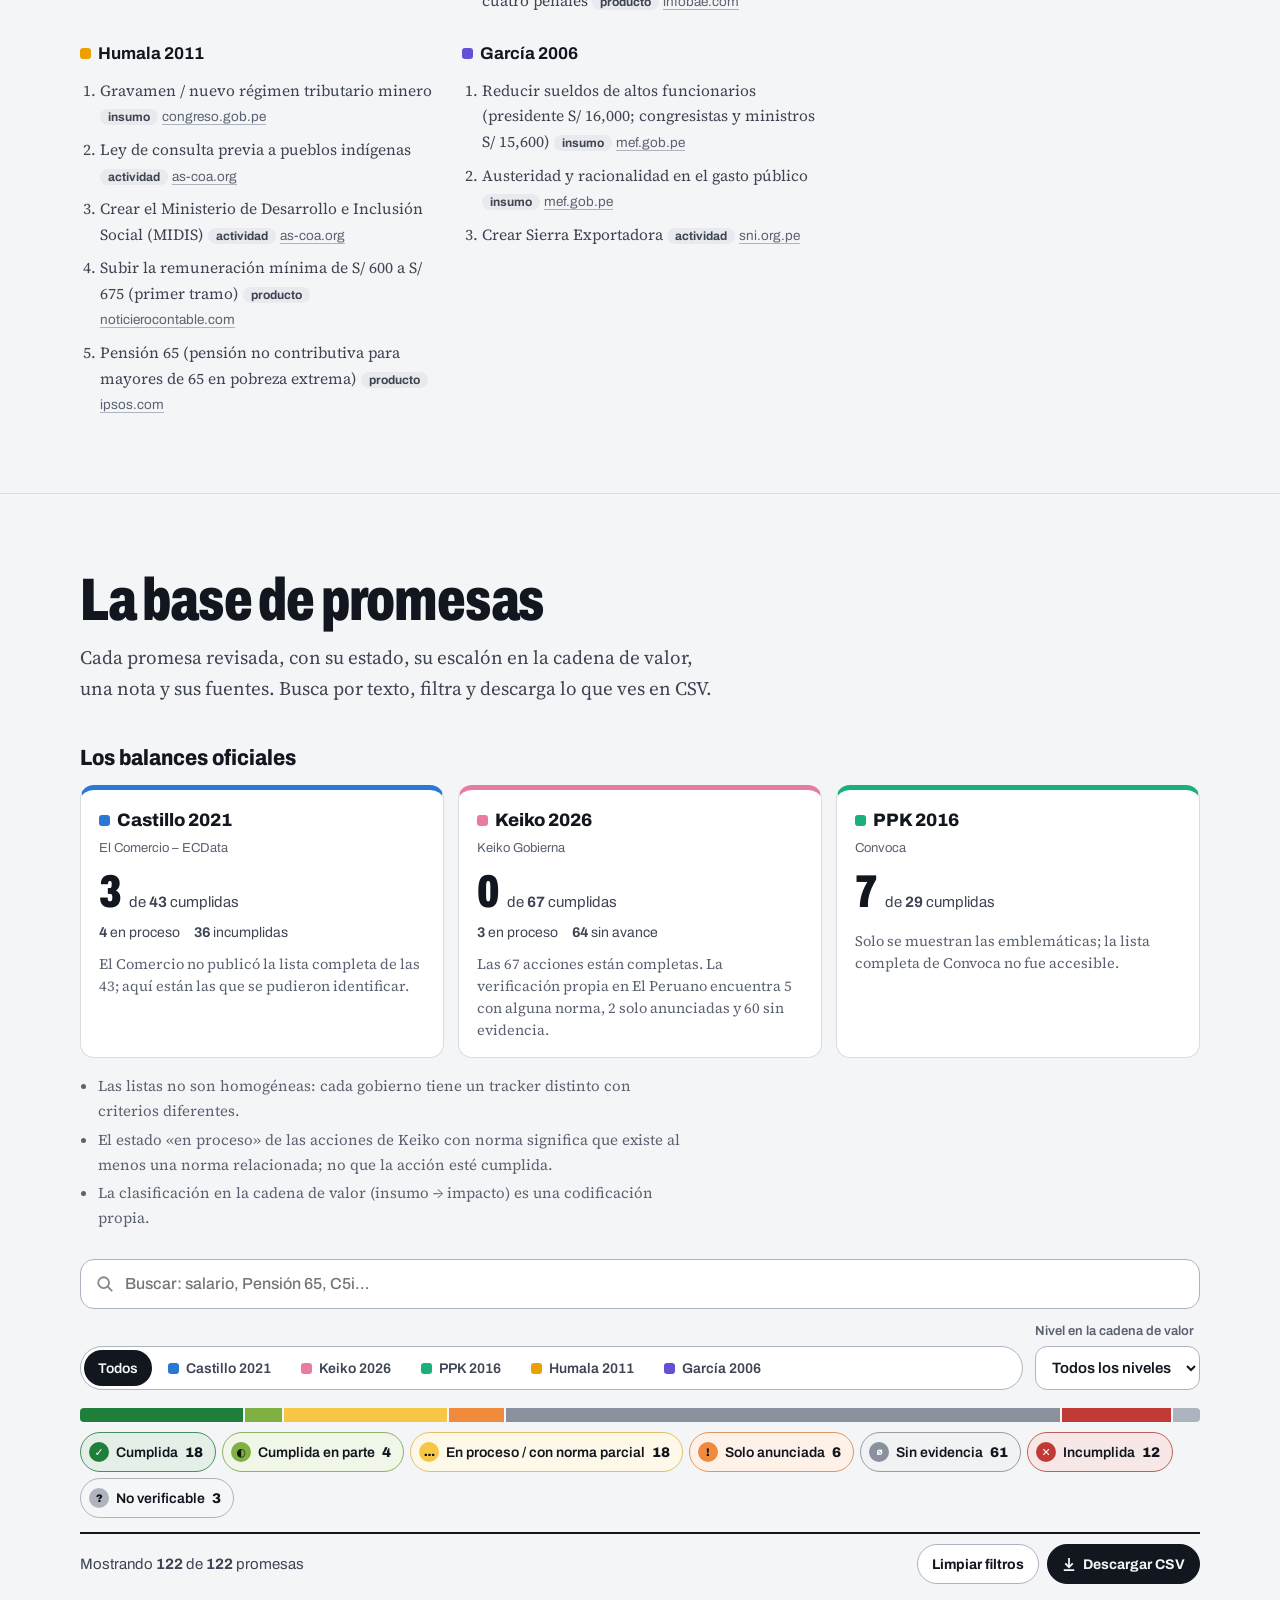
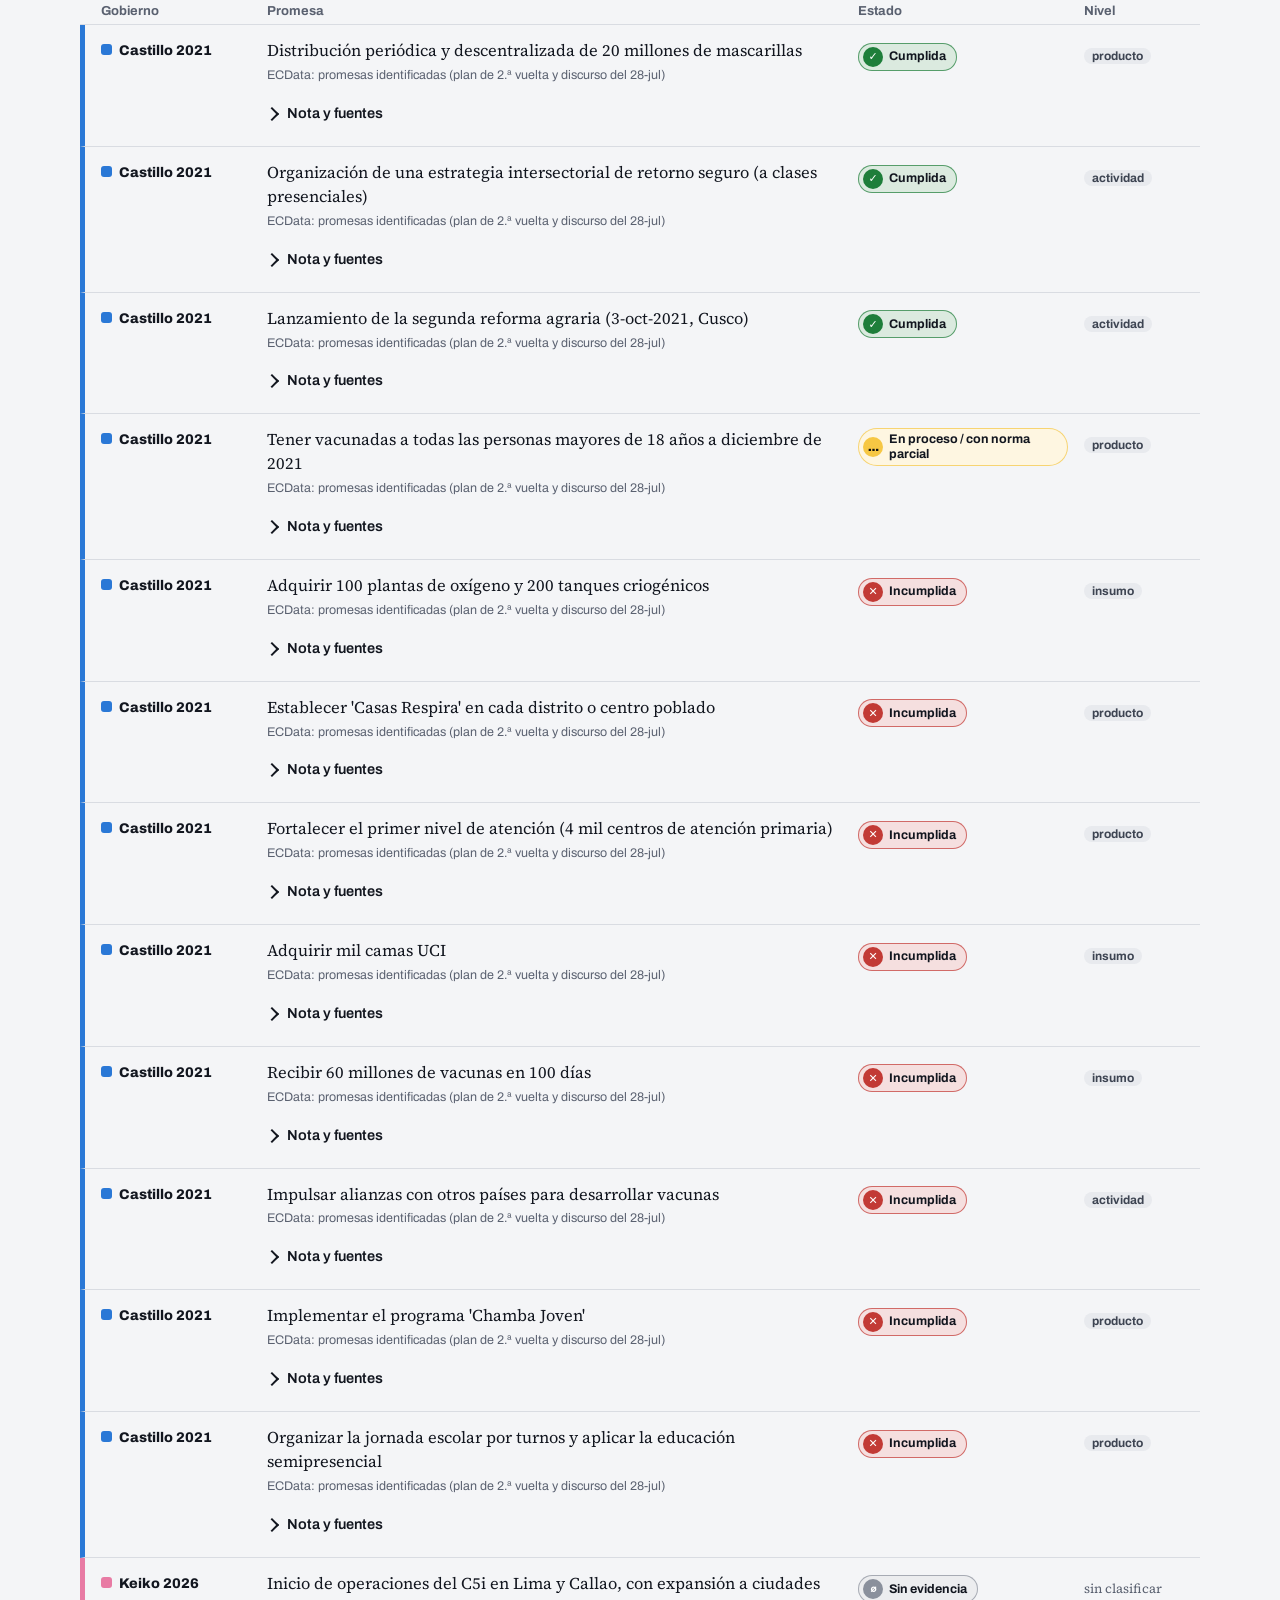
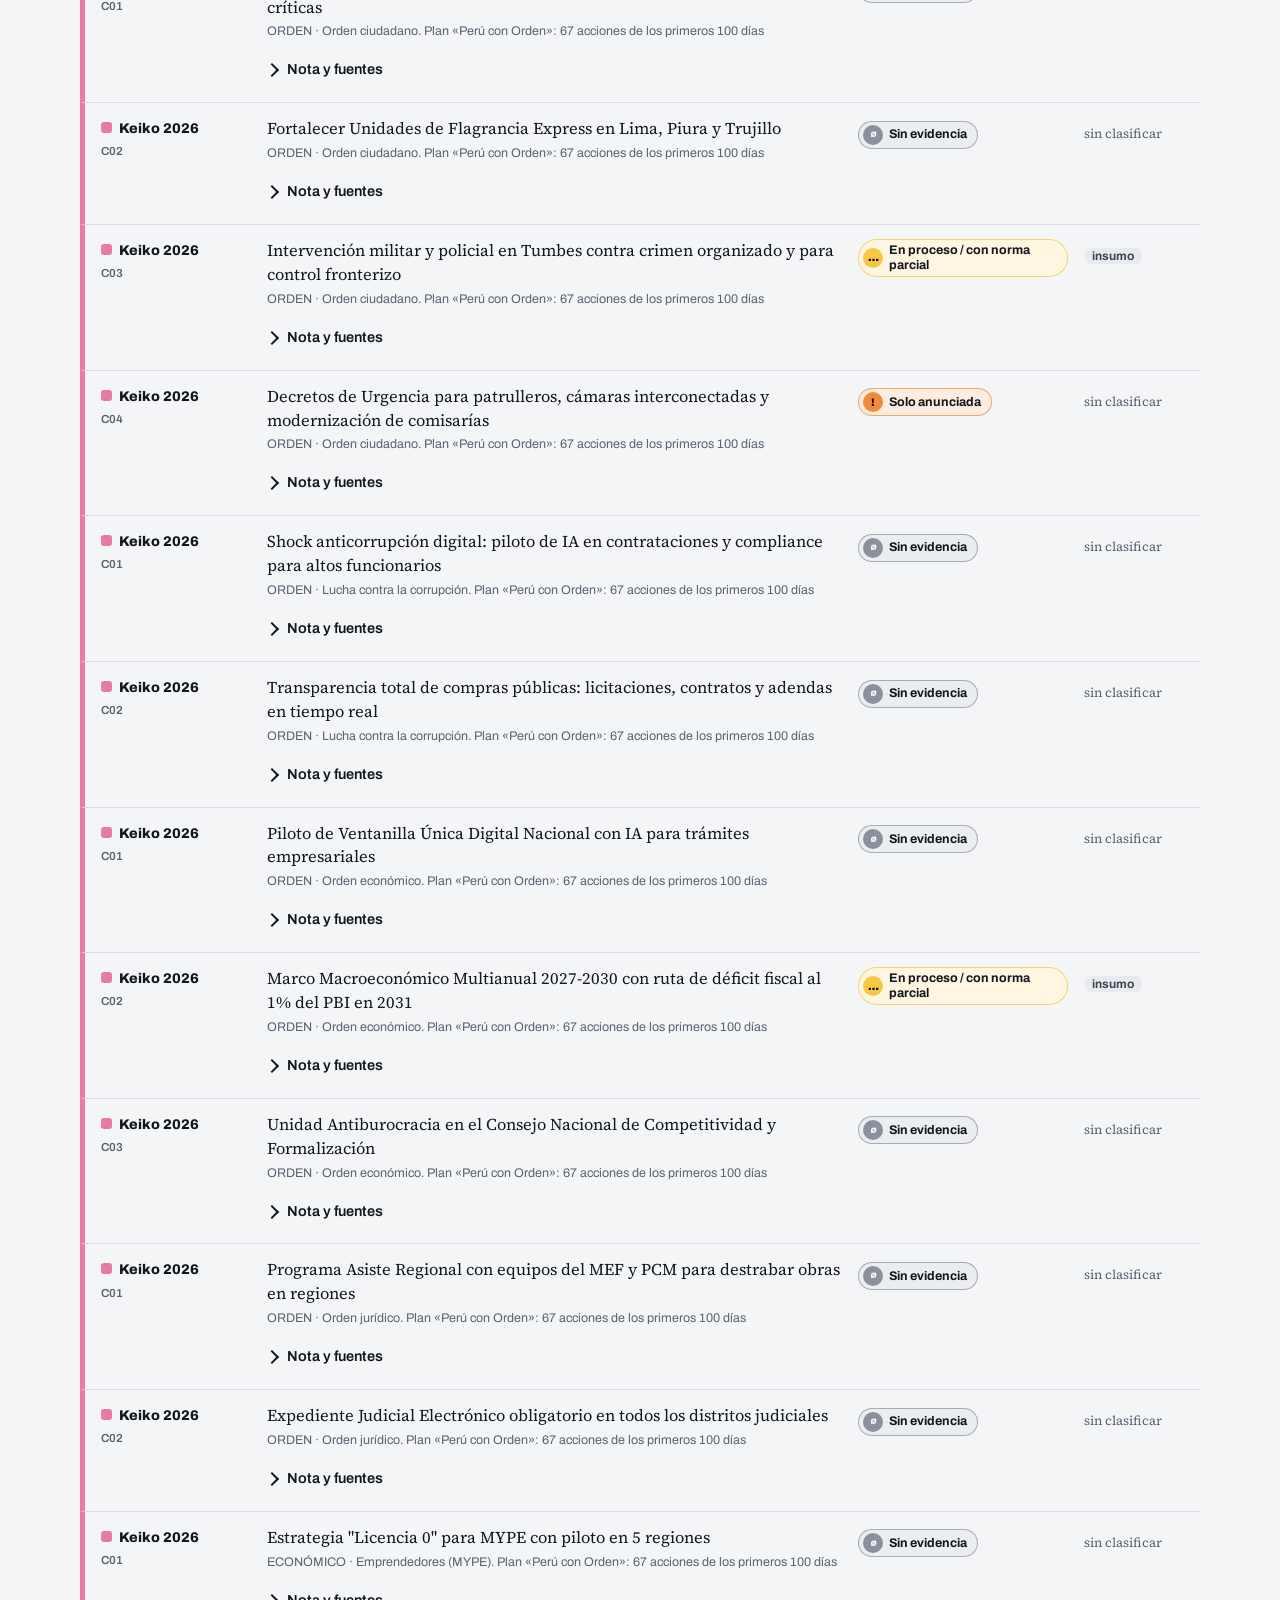
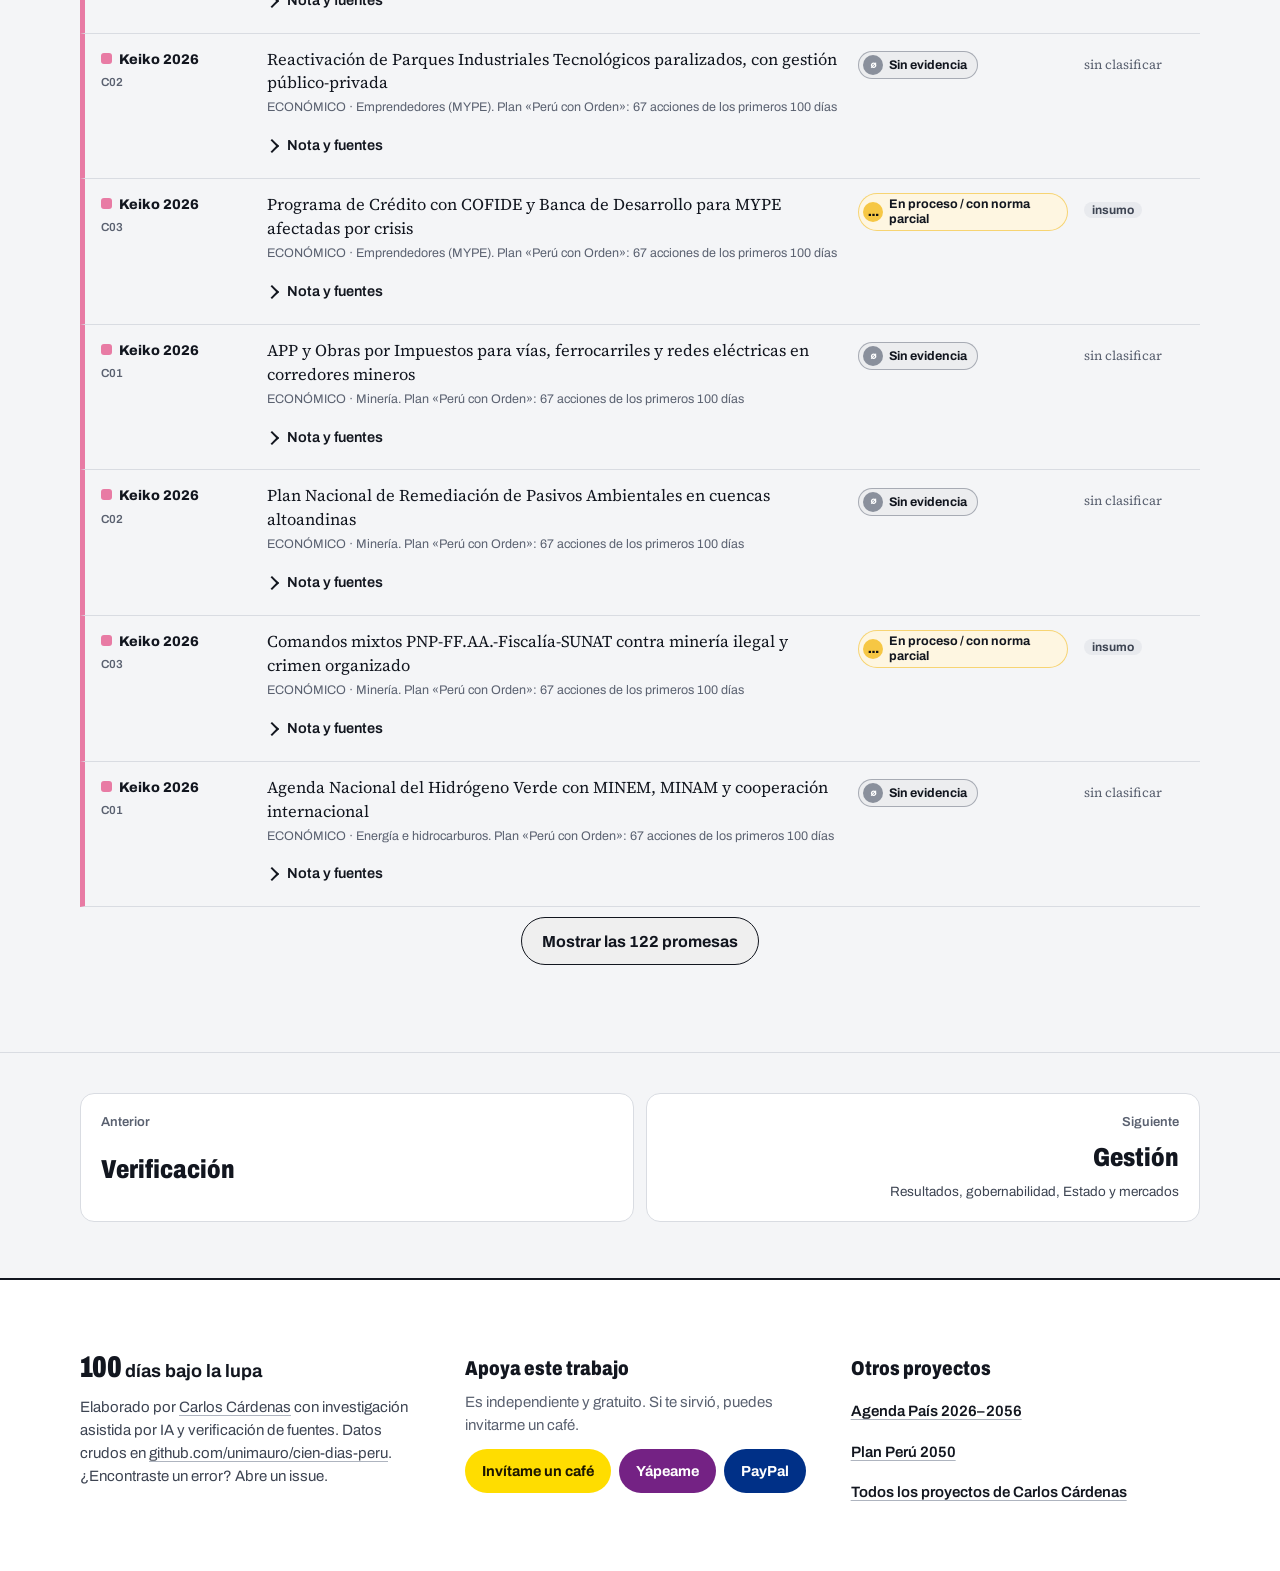
<file: promesas.html>
<!doctype html>
<html lang="es">
<head>
<meta charset="utf-8">
<script async src="https://www.googletagmanager.com/gtm.js?id=GTM-P6BPVWXD"></script>
<script>
  window.dataLayer = window.dataLayer || [];
  function gtag(){dataLayer.push(arguments);}
  gtag('js', new Date());
</script>
<meta name="viewport" content="width=device-width, initial-scale=1">
<title>Promesas: balances, valor público y base de promesas | 100 días bajo la lupa</title>
<meta name="description" content="Balances de promesas de Keiko, Castillo, PPK, Humala y García; la escalera del valor público y una base de 122 promesas buscable, filtrable y descargable en CSV.">
<link rel="canonical" href="https://unimauro.github.io/cien-dias-peru/promesas.html">
<meta property="og:title" content="Las promesas de los 100 días: qué se cumplió y hasta dónde llegó">
<meta property="og:description" content="Balances de promesas de Keiko, Castillo, PPK, Humala y García; la escalera del valor público y una base de 122 promesas buscable, filtrable y descargable en CSV.">
<meta property="og:type" content="website">
<meta property="og:url" content="https://unimauro.github.io/cien-dias-peru/promesas.html">
<meta property="og:site_name" content="100 días bajo la lupa">
<meta property="og:locale" content="es_PE">
<meta property="og:image" content="https://unimauro.github.io/cien-dias-peru/assets/og.png">
<meta property="og:image:width" content="1200">
<meta property="og:image:height" content="630">
<meta property="og:image:alt" content="Los 100 días de Keiko y Castillo, con datos: semáforo con empate técnico entre Castillo y Keiko">
<meta name="twitter:card" content="summary_large_image">
<meta name="twitter:title" content="Las promesas de los 100 días: qué se cumplió y hasta dónde llegó">
<meta name="twitter:description" content="Balances de promesas de Keiko, Castillo, PPK, Humala y García; la escalera del valor público y una base de 122 promesas buscable, filtrable y descargable en CSV.">
<meta name="twitter:image" content="https://unimauro.github.io/cien-dias-peru/assets/og.png">
<meta name="theme-color" content="#f4f5f7" media="(prefers-color-scheme: light)">
<meta name="theme-color" content="#0f1115" media="(prefers-color-scheme: dark)">
<link rel="icon" href="favicon.svg" type="image/svg+xml">
<link rel="apple-touch-icon" href="apple-touch-icon.png">
<link rel="preconnect" href="https://fonts.googleapis.com">
<link rel="preconnect" href="https://fonts.gstatic.com" crossorigin>
<link href="https://fonts.googleapis.com/css2?family=Archivo:wdth,wght@62..125,300..900&family=Source+Serif+4:ital,opsz,wght@0,8..60,400;0,8..60,600;1,8..60,400&display=swap" rel="stylesheet">
<link rel="stylesheet" href="styles.css">
<script>try{const t=localStorage.getItem('theme');if(t)document.documentElement.dataset.theme=t}catch(e){}</script>
</head>
<body data-page="promesas">
<noscript><iframe src="https://www.googletagmanager.com/ns.html?id=GTM-P6BPVWXD" height="0" width="0" style="display:none;visibility:hidden"></iframe></noscript>
<a class="skip" href="#contenido">Saltar al contenido</a>
<header class="top">
  <div class="top-in">
    <a class="brand" href="index.html" aria-label="100 días bajo la lupa, inicio"><span class="brand-n">100</span><span class="brand-t">días bajo la lupa</span></a>
    <nav class="pages" aria-label="Páginas">
      <a href="index.html">Inicio</a>
      <a href="verificacion.html">Verificación</a>
      <a href="promesas.html" aria-current="page">Promesas</a>
      <a href="gestion.html">Gestión</a>
      <a href="contexto.html">Semáforo</a>
      <a href="planes.html">Planes</a>
      <a href="linea.html">Línea de tiempo</a>
      <a href="metodo.html">Método</a>
    </nav>
    <button class="menu-btn" id="menuBtn" aria-expanded="false" aria-controls="menu">
      <span class="toc-ic" aria-hidden="true"><i></i><i></i><i></i></span>Menú
    </button>
    <a class="top-dl" href="pdf/comparativo.pdf" download aria-label="Descargar el informe comparativo en PDF">PDF</a>
    <button class="theme-btn" id="themeBtn" aria-label="Cambiar entre modo claro y oscuro" aria-pressed="false"><span aria-hidden="true">◐</span></button>
  </div>
  <div class="progress" aria-hidden="true"><span id="prog"></span></div>
  <div class="menu" id="menu" hidden>
    <nav aria-label="Menú de páginas">
      <ul class="menu-pages">
        <li><a href="index.html"><b>Inicio</b><small>Conclusión, semáforo y descargas</small></a></li>
        <li><a href="verificacion.html"><b>Verificación</b><small>Infografías virales y mensaje de los 100 días</small></a></li>
        <li><a href="promesas.html" aria-current="page"><b>Promesas</b><small>Balances, valor público y base de promesas</small></a></li>
        <li><a href="gestion.html"><b>Gestión</b><small>Resultados, gobernabilidad, Estado y mercados</small></a></li>
        <li><a href="contexto.html"><b>Semáforo</b><small>El índice completo y el país que recibieron</small></a></li>
        <li><a href="planes.html"><b>Planes</b><small>Los planes de gobierno, frente a frente</small></a></li>
        <li><a href="linea.html"><b>Línea de tiempo</b><small>Hechos de cada ventana y videos</small></a></li>
        <li><a href="metodo.html"><b>Método</b><small>Cómo se hizo, límites y correcciones</small></a></li>
      </ul>
      <p class="menu-h">Ficha por gobierno</p>
      <div class="menu-govs">
        <a href="gobierno.html?g=keiko" data-g="keiko"><span class="swatch" style="background:var(--keiko)"></span>Keiko 2026</a>
        <a href="gobierno.html?g=castillo" data-g="castillo"><span class="swatch" style="background:var(--castillo)"></span>Castillo 2021</a>
        <a href="gobierno.html?g=ppk" data-g="ppk"><span class="swatch" style="background:var(--ppk)"></span>PPK 2016</a>
        <a href="gobierno.html?g=humala" data-g="humala"><span class="swatch" style="background:var(--humala)"></span>Humala 2011</a>
        <a href="gobierno.html?g=garcia" data-g="garcia"><span class="swatch" style="background:var(--garcia)"></span>García 2006</a>
      </div>
    </nav>
  </div>
</header>

<main id="contenido">
  <header class="phero">
    <div class="wrap phero-in">
      <div class="phero-copy">
        <p class="hero-kicker">Promesas</p>
        <h1>Lo prometido y lo cumplido</h1>
        <p class="phero-lede">Qué prometió cada gobierno, cuánto cumplió y hasta qué escalón de la cadena de valor llegó. Incluye la base completa de promesas, filtrable y descargable.</p>
      </div>
      <div class="phero-art" aria-hidden="true"><svg viewBox="0 0 220 180"><path d="M20 160h36v-24h36v-28h36v-32h36v-36h36" class="i-step"/><path d="M20 160h180" class="i-line"/><circle cx="38" cy="148" r="7" class="i-c1"/><circle cx="74" cy="124" r="7" class="i-c2"/><circle cx="110" cy="96" r="7" class="i-c1"/><circle cx="146" cy="64" r="7" class="i-ghost"/><circle cx="182" cy="28" r="7" class="i-ghost"/></svg></div>
    </div>
    <div class="wrap"><nav class="onpage" aria-label="En esta página"><span>En esta página</span><ul><li><a href="#promesas">Balances</a></li><li><a href="#valor">Valor público</a></li><li><a href="#base">Base de promesas</a></li></ul></nav></div>
  </header>
  <section class="block" id="promesas">
    <div class="wrap">
      <div class="sec-head">
        <h2>Promesas a los 100 días</h2>
        <p>Cada balance cuenta una lista distinta de promesas con su propio criterio, así que los porcentajes no son estrictamente comparables entre gobiernos. Lo indicamos en cada fila.</p>
      </div>
      <div id="waffle"></div>
      <h3 class="group-h">Los cinco balances</h3>
      <div class="legend" id="promLegend"></div>
      <div class="promise-rows" id="promRows"></div>
      <p class="note" id="promNote"></p>
    </div>
  </section>
  <section class="block" id="valor">
    <div class="wrap">
      <div class="sec-head">
        <h2>La escalera del valor público</h2>
        <p>Una promesa «cumplida» puede ser solo un insumo (una ley o un presupuesto) o una actividad. El valor público aparece arriba, cuando cambia la vida de la gente. Cada punto es una promesa cumplida o emblemática, ubicada en el escalón que realmente alcanzó.</p>
      </div>
      <div class="legend" id="ladderLegend"></div>
      <div class="ladder" id="ladder"></div>
      <div class="ladder-base"><span>Gestión interna</span><span>Valor público ↑</span></div>
      <div class="ladder-list" id="ladderList"></div>
    </div>
  </section>
  <section class="block" id="base">
    <div class="wrap">
      <div class="sec-head">
        <h2>La base de promesas</h2>
        <p>Cada promesa revisada, con su estado, su escalón en la cadena de valor, una nota y sus fuentes. Busca por texto, filtra y descarga lo que ves en CSV.</p>
      </div>
      <div id="pbBalances"></div>
      <div id="pbApp"><p class="empty">Cargando la base de promesas…</p></div>
    </div>
  </section>
  <nav class="pager wrap" aria-label="Seguir leyendo">
    <a class="pg-prev" href="verificacion.html"><small>Anterior</small><b>Verificación</b></a>
    <a class="pg-next" href="gestion.html"><small>Siguiente</small><b>Gestión</b><em>Resultados, gobernabilidad, Estado y mercados</em></a>
  </nav>
</main>

<footer class="foot">
  <div class="wrap foot-grid">
    <div class="foot-about">
      <p class="foot-brand"><span class="brand-n">100</span> días bajo la lupa</p>
      <p>Elaborado por <a href="https://github.com/unimauro" rel="noopener" target="_blank">Carlos Cárdenas</a> con investigación asistida por IA y verificación de fuentes. Datos crudos en <a href="https://github.com/unimauro/cien-dias-peru" rel="noopener" target="_blank">github.com/unimauro/cien-dias-peru</a>. ¿Encontraste un error? Abre un issue.</p>
    </div>
    <div class="foot-support">
      <h2 class="foot-h">Apoya este trabajo</h2>
      <p class="foot-sub">Es independiente y gratuito. Si te sirvió, puedes invitarme un café.</p>
      <div class="apoyo">
        <a class="b-pay b-cafe" href="https://buymeacoffee.com/unimauro" target="_blank" rel="noopener">Invítame un café</a>
        <button class="b-pay b-yape" id="yape-btn" type="button" aria-expanded="false" aria-controls="yape-box">Yápeame</button>
        <a class="b-pay b-paypal" href="https://paypal.me/unimauro" target="_blank" rel="noopener">PayPal</a>
      </div>
      <div class="yape" id="yape-box" hidden>
        <img src="assets/yape.png" alt="Código QR de Yape de Carlos Cárdenas Fernández" loading="lazy" width="180" height="180">
        <p><b>Yape: Carlos Cárdenas Fernández</b><br>Escanea el código desde la app de Yape.</p>
      </div>
    </div>
    <div class="foot-more">
      <h2 class="foot-h">Otros proyectos</h2>
      <ul>
        <li><a href="https://unimauro.github.io/agenda-pais/" target="_blank" rel="noopener">Agenda País 2026–2056</a></li>
        <li><a href="https://planperu2050.pe/" target="_blank" rel="noopener">Plan Perú 2050</a></li>
        <li><a href="https://unimauro.github.io/" target="_blank" rel="noopener">Todos los proyectos de Carlos Cárdenas</a></li>
      </ul>
    </div>
  </div>
</footer>
<div class="tip" id="tip" role="tooltip"></div>
<script src="app.js"></script>
<link rel="stylesheet" href="chat.css">
<script src="chat.js" defer></script>
</body>
</html>
</file>
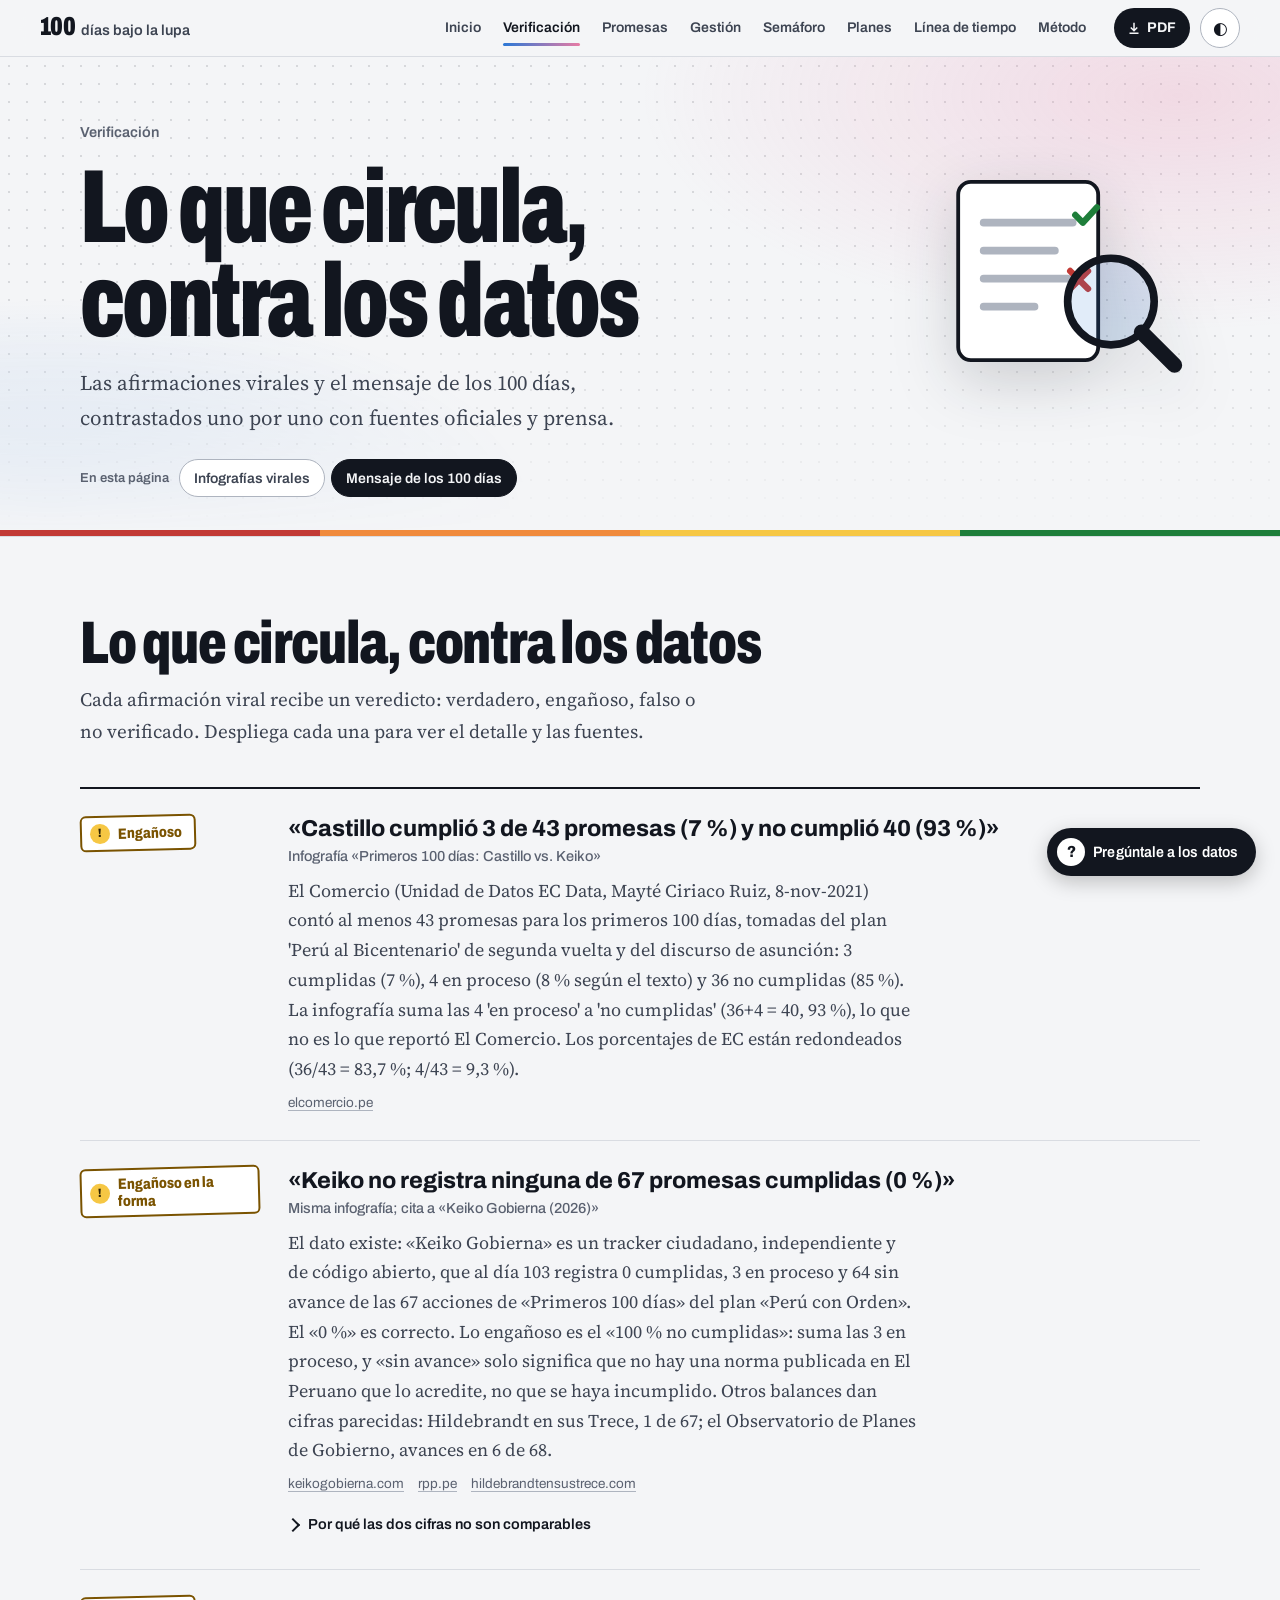
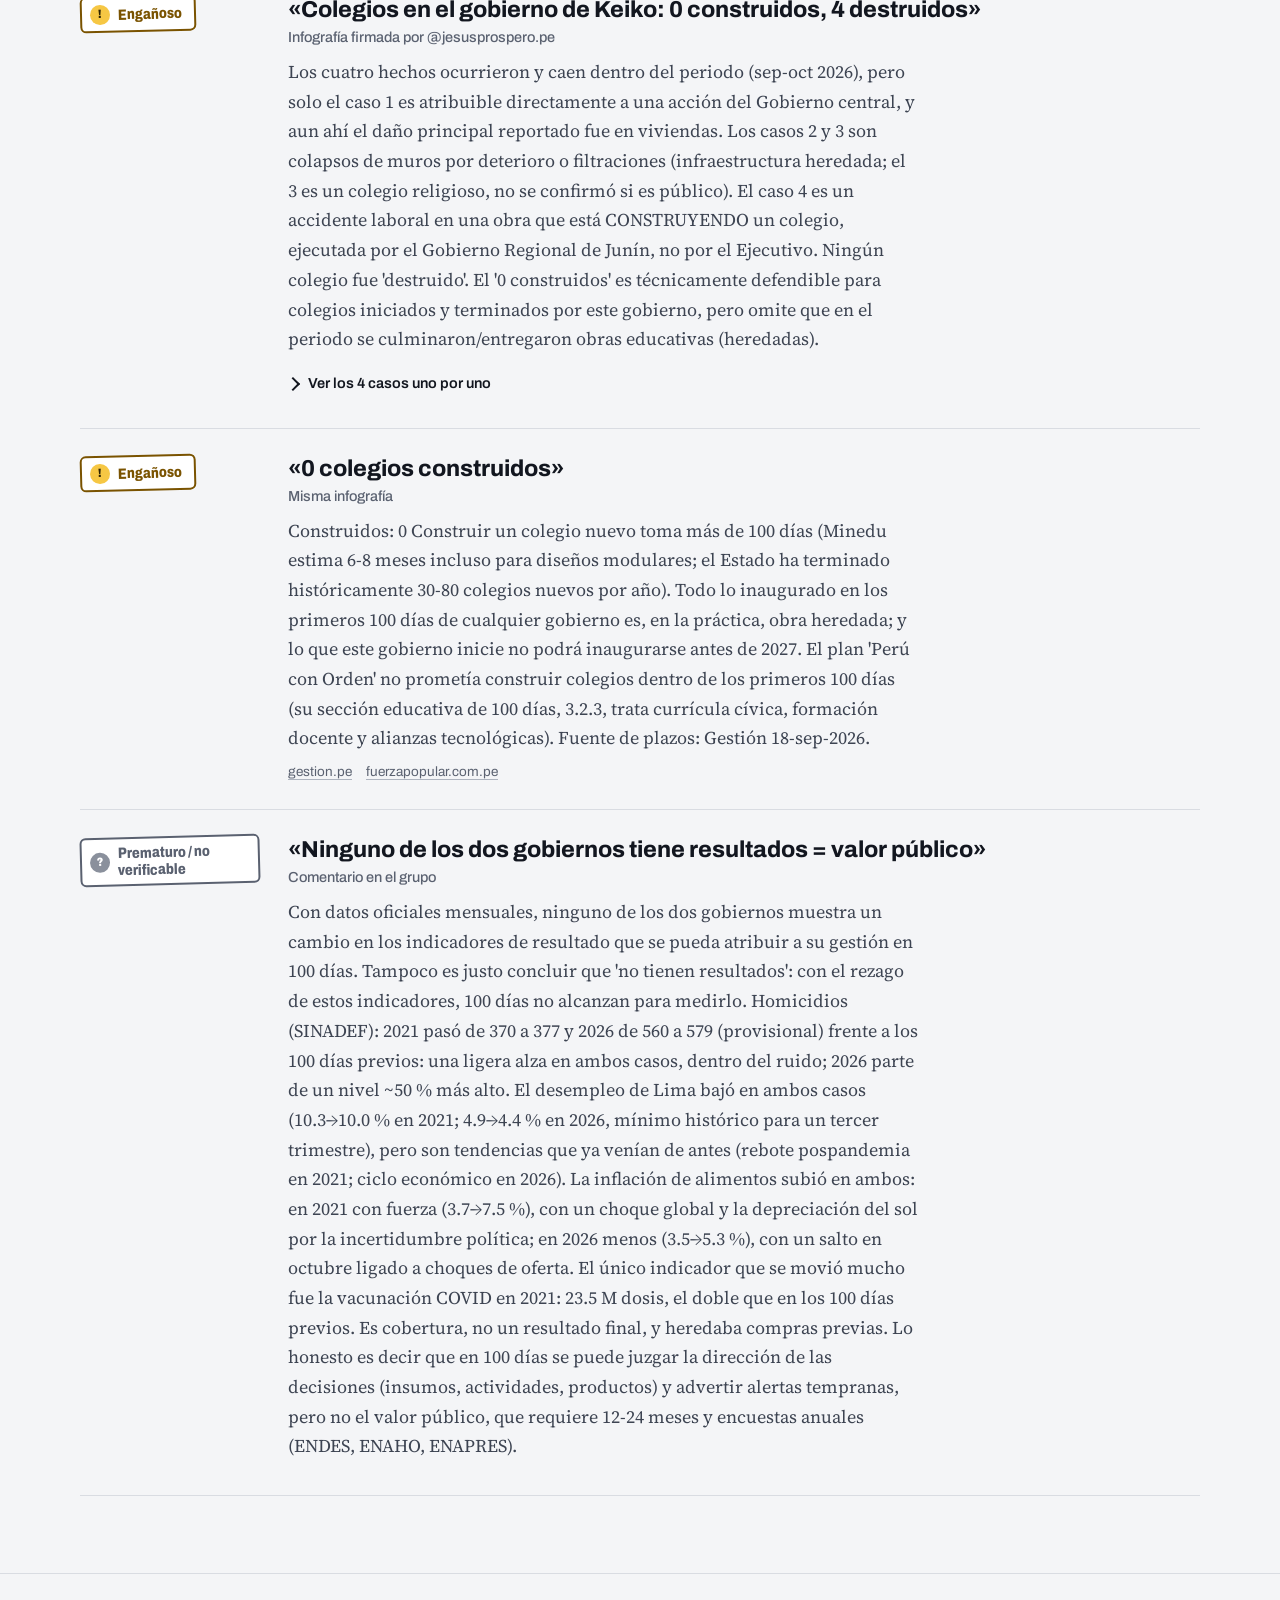
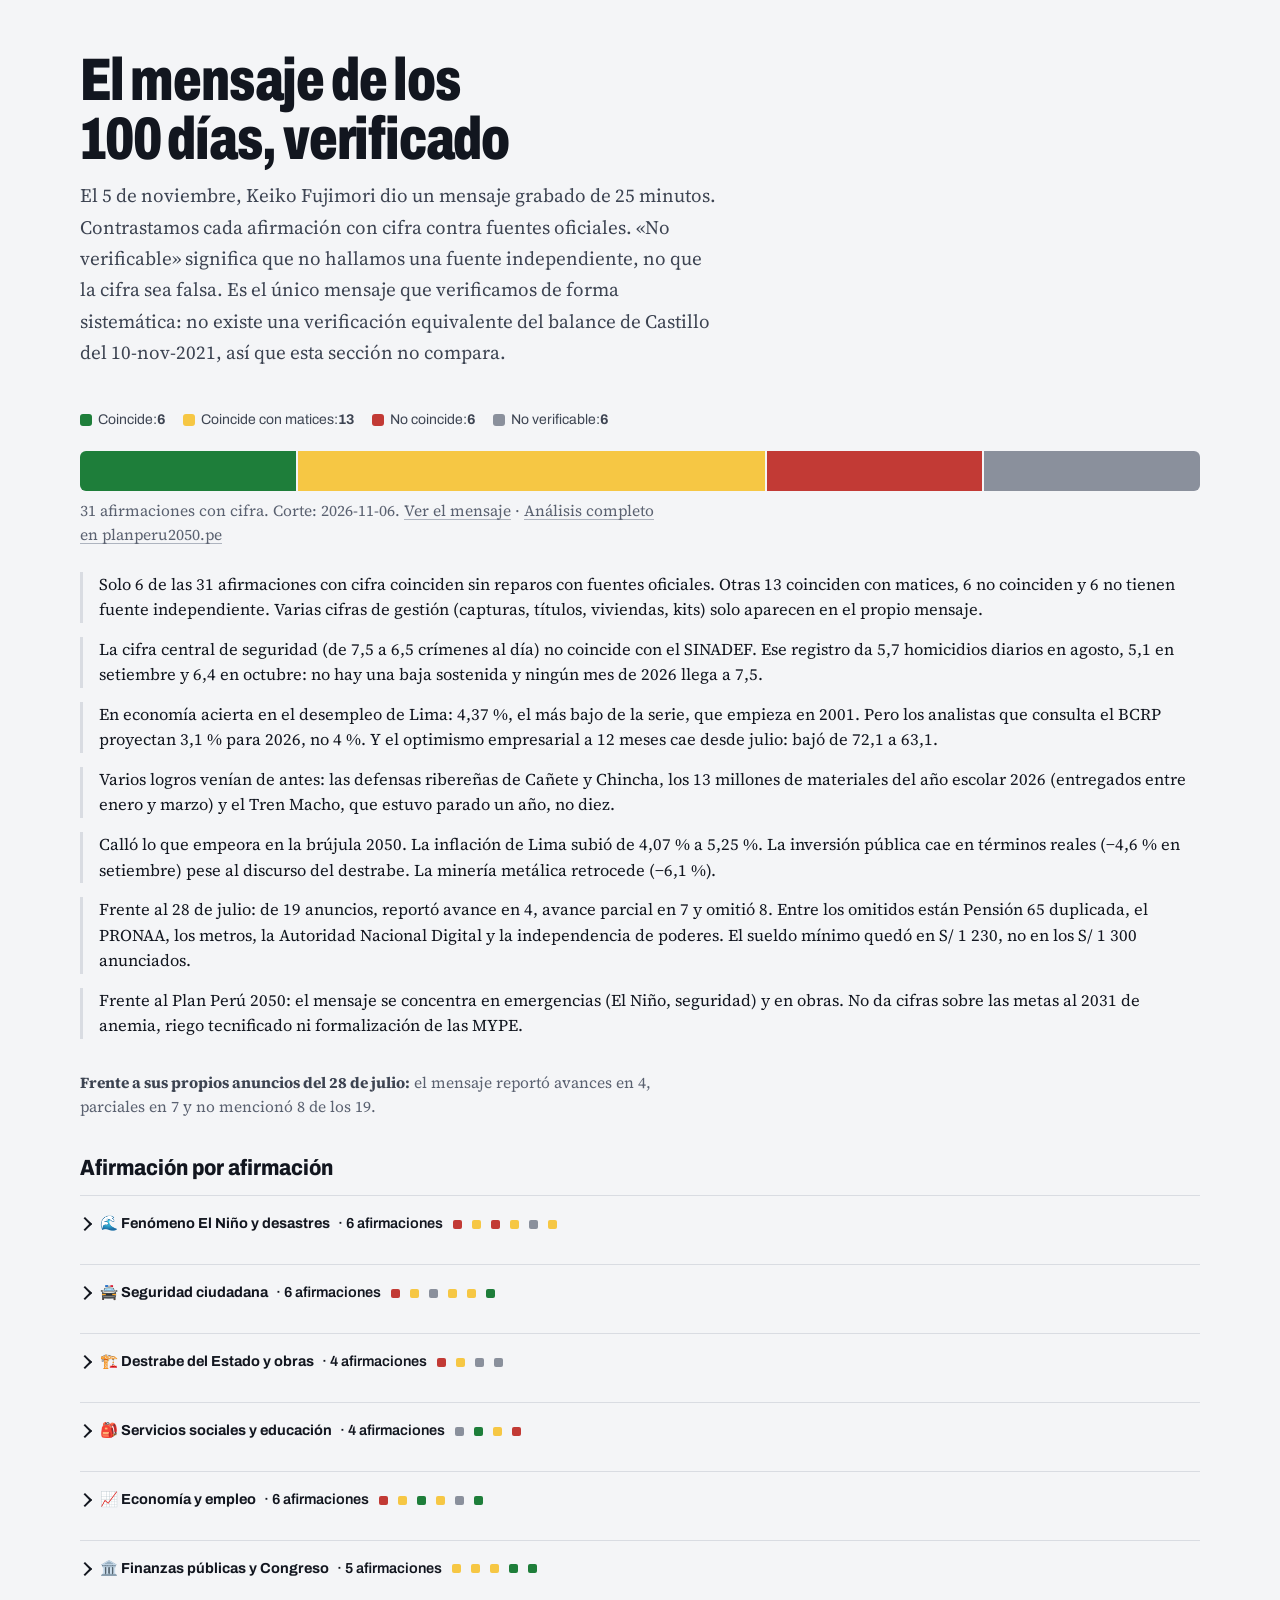
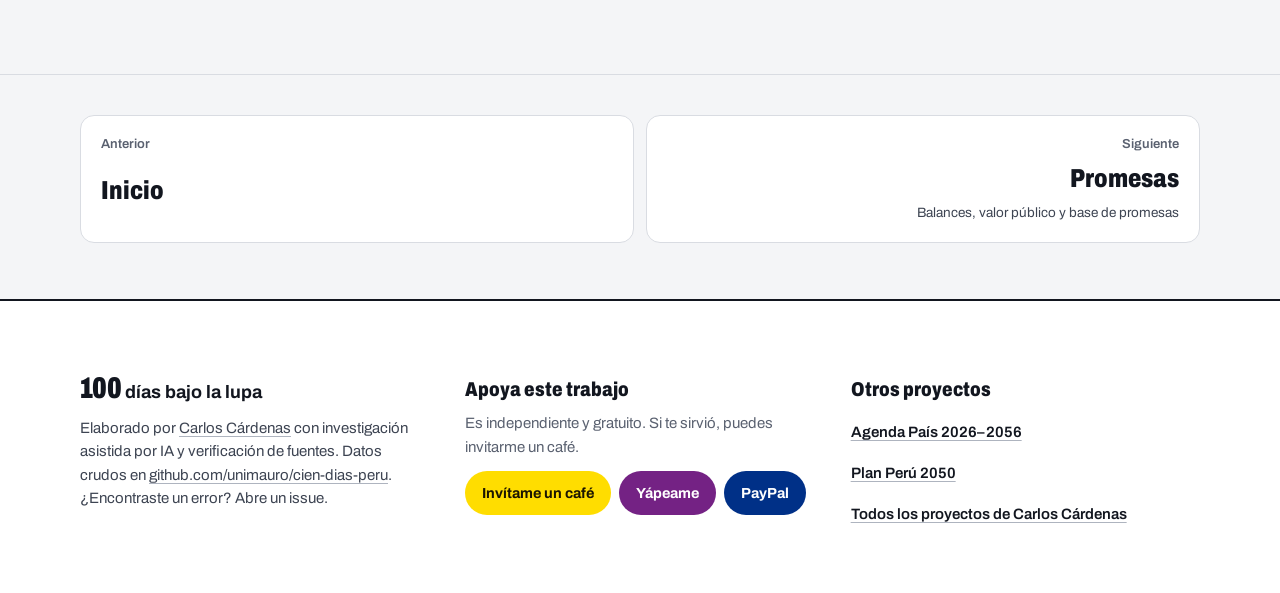
<file: verificacion.html>
<!doctype html>
<html lang="es">
<head>
<meta charset="utf-8">
<script async src="https://www.googletagmanager.com/gtm.js?id=GTM-P6BPVWXD"></script>
<script>
  window.dataLayer = window.dataLayer || [];
  function gtag(){dataLayer.push(arguments);}
  gtag('js', new Date());
</script>
<meta name="viewport" content="width=device-width, initial-scale=1">
<title>Verificación: infografías y mensaje de los 100 días | 100 días bajo la lupa</title>
<meta name="description" content="Veredictos sobre las infografías virales que comparan a Keiko y Castillo, y el mensaje de los 100 días de Keiko Fujimori verificado afirmación por afirmación.">
<link rel="canonical" href="https://unimauro.github.io/cien-dias-peru/verificacion.html">
<meta property="og:title" content="Lo que circula sobre los 100 días, contra los datos">
<meta property="og:description" content="Veredictos sobre las infografías virales que comparan a Keiko y Castillo, y el mensaje de los 100 días de Keiko Fujimori verificado afirmación por afirmación.">
<meta property="og:type" content="website">
<meta property="og:url" content="https://unimauro.github.io/cien-dias-peru/verificacion.html">
<meta property="og:site_name" content="100 días bajo la lupa">
<meta property="og:locale" content="es_PE">
<meta property="og:image" content="https://unimauro.github.io/cien-dias-peru/assets/og.png">
<meta property="og:image:width" content="1200">
<meta property="og:image:height" content="630">
<meta property="og:image:alt" content="Los 100 días de Keiko y Castillo, con datos: semáforo con empate técnico entre Castillo y Keiko">
<meta name="twitter:card" content="summary_large_image">
<meta name="twitter:title" content="Lo que circula sobre los 100 días, contra los datos">
<meta name="twitter:description" content="Veredictos sobre las infografías virales que comparan a Keiko y Castillo, y el mensaje de los 100 días de Keiko Fujimori verificado afirmación por afirmación.">
<meta name="twitter:image" content="https://unimauro.github.io/cien-dias-peru/assets/og.png">
<meta name="theme-color" content="#f4f5f7" media="(prefers-color-scheme: light)">
<meta name="theme-color" content="#0f1115" media="(prefers-color-scheme: dark)">
<link rel="icon" href="favicon.svg" type="image/svg+xml">
<link rel="apple-touch-icon" href="apple-touch-icon.png">
<link rel="preconnect" href="https://fonts.googleapis.com">
<link rel="preconnect" href="https://fonts.gstatic.com" crossorigin>
<link href="https://fonts.googleapis.com/css2?family=Archivo:wdth,wght@62..125,300..900&family=Source+Serif+4:ital,opsz,wght@0,8..60,400;0,8..60,600;1,8..60,400&display=swap" rel="stylesheet">
<link rel="stylesheet" href="styles.css">
<script>try{const t=localStorage.getItem('theme');if(t)document.documentElement.dataset.theme=t}catch(e){}</script>
</head>
<body data-page="verificacion">
<noscript><iframe src="https://www.googletagmanager.com/ns.html?id=GTM-P6BPVWXD" height="0" width="0" style="display:none;visibility:hidden"></iframe></noscript>
<a class="skip" href="#contenido">Saltar al contenido</a>
<header class="top">
  <div class="top-in">
    <a class="brand" href="index.html" aria-label="100 días bajo la lupa, inicio"><span class="brand-n">100</span><span class="brand-t">días bajo la lupa</span></a>
    <nav class="pages" aria-label="Páginas">
      <a href="index.html">Inicio</a>
      <a href="verificacion.html" aria-current="page">Verificación</a>
      <a href="promesas.html">Promesas</a>
      <a href="gestion.html">Gestión</a>
      <a href="contexto.html">Semáforo</a>
      <a href="planes.html">Planes</a>
      <a href="linea.html">Línea de tiempo</a>
      <a href="metodo.html">Método</a>
    </nav>
    <button class="menu-btn" id="menuBtn" aria-expanded="false" aria-controls="menu">
      <span class="toc-ic" aria-hidden="true"><i></i><i></i><i></i></span>Menú
    </button>
    <a class="top-dl" href="pdf/comparativo.pdf" download aria-label="Descargar el informe comparativo en PDF">PDF</a>
    <button class="theme-btn" id="themeBtn" aria-label="Cambiar entre modo claro y oscuro" aria-pressed="false"><span aria-hidden="true">◐</span></button>
  </div>
  <div class="progress" aria-hidden="true"><span id="prog"></span></div>
  <div class="menu" id="menu" hidden>
    <nav aria-label="Menú de páginas">
      <ul class="menu-pages">
        <li><a href="index.html"><b>Inicio</b><small>Conclusión, semáforo y descargas</small></a></li>
        <li><a href="verificacion.html" aria-current="page"><b>Verificación</b><small>Infografías virales y mensaje de los 100 días</small></a></li>
        <li><a href="promesas.html"><b>Promesas</b><small>Balances, valor público y base de promesas</small></a></li>
        <li><a href="gestion.html"><b>Gestión</b><small>Resultados, gobernabilidad, Estado y mercados</small></a></li>
        <li><a href="contexto.html"><b>Semáforo</b><small>El índice completo y el país que recibieron</small></a></li>
        <li><a href="planes.html"><b>Planes</b><small>Los planes de gobierno, frente a frente</small></a></li>
        <li><a href="linea.html"><b>Línea de tiempo</b><small>Hechos de cada ventana y videos</small></a></li>
        <li><a href="metodo.html"><b>Método</b><small>Cómo se hizo, límites y correcciones</small></a></li>
      </ul>
      <p class="menu-h">Ficha por gobierno</p>
      <div class="menu-govs">
        <a href="gobierno.html?g=keiko" data-g="keiko"><span class="swatch" style="background:var(--keiko)"></span>Keiko 2026</a>
        <a href="gobierno.html?g=castillo" data-g="castillo"><span class="swatch" style="background:var(--castillo)"></span>Castillo 2021</a>
        <a href="gobierno.html?g=ppk" data-g="ppk"><span class="swatch" style="background:var(--ppk)"></span>PPK 2016</a>
        <a href="gobierno.html?g=humala" data-g="humala"><span class="swatch" style="background:var(--humala)"></span>Humala 2011</a>
        <a href="gobierno.html?g=garcia" data-g="garcia"><span class="swatch" style="background:var(--garcia)"></span>García 2006</a>
      </div>
    </nav>
  </div>
</header>

<main id="contenido">
  <header class="phero">
    <div class="wrap phero-in">
      <div class="phero-copy">
        <p class="hero-kicker">Verificación</p>
        <h1>Lo que circula, contra los datos</h1>
        <p class="phero-lede">Las afirmaciones virales y el mensaje de los 100 días, contrastados uno por uno con fuentes oficiales y prensa.</p>
      </div>
      <div class="phero-art" aria-hidden="true"><svg viewBox="0 0 220 180"><rect x="30" y="18" width="110" height="140" rx="10" class="i-paper"/><path d="M50 50h70M50 72h56M50 94h66M50 116h40" class="i-line"/><circle cx="44" cy="50" r="0"/><path d="M122 44l6 6 11-12" class="i-ok"/><path d="M118 88l14 14M132 88l-14 14" class="i-bad"/><circle cx="150" cy="112" r="34" class="i-lens"/><path d="M174 136l26 26" class="i-handle"/></svg></div>
    </div>
    <div class="wrap"><nav class="onpage" aria-label="En esta página"><span>En esta página</span><ul><li><a href="#veredictos">Infografías virales</a></li><li><a href="#mensaje">Mensaje de los 100 días</a></li></ul></nav></div>
  </header>
  <section class="block" id="veredictos">
    <div class="wrap">
      <div class="sec-head">
        <h2>Lo que circula, contra los datos</h2>
        <p>Cada afirmación viral recibe un veredicto: verdadero, engañoso, falso o no verificado. Despliega cada una para ver el detalle y las fuentes.</p>
      </div>
      <div class="claims" id="claims"></div>
    </div>
  </section>
  <section class="block" id="mensaje">
    <div class="wrap">
      <div class="sec-head">
        <h2>El mensaje de los 100 días, verificado</h2>
        <p>El 5 de noviembre, Keiko Fujimori dio un mensaje grabado de 25 minutos. Contrastamos cada afirmación con cifra contra fuentes oficiales. «No verificable» significa que no hallamos una fuente independiente, no que la cifra sea falsa. Es el único mensaje que verificamos de forma sistemática: no existe una verificación equivalente del balance de Castillo del 10-nov-2021, así que esta sección no compara.</p>
      </div>
      <div id="msgBody"><p class="empty">Cargando…</p></div>
    </div>
  </section>
  <nav class="pager wrap" aria-label="Seguir leyendo">
    <a class="pg-prev" href="index.html"><small>Anterior</small><b>Inicio</b></a>
    <a class="pg-next" href="promesas.html"><small>Siguiente</small><b>Promesas</b><em>Balances, valor público y base de promesas</em></a>
  </nav>
</main>

<footer class="foot">
  <div class="wrap foot-grid">
    <div class="foot-about">
      <p class="foot-brand"><span class="brand-n">100</span> días bajo la lupa</p>
      <p>Elaborado por <a href="https://github.com/unimauro" rel="noopener" target="_blank">Carlos Cárdenas</a> con investigación asistida por IA y verificación de fuentes. Datos crudos en <a href="https://github.com/unimauro/cien-dias-peru" rel="noopener" target="_blank">github.com/unimauro/cien-dias-peru</a>. ¿Encontraste un error? Abre un issue.</p>
    </div>
    <div class="foot-support">
      <h2 class="foot-h">Apoya este trabajo</h2>
      <p class="foot-sub">Es independiente y gratuito. Si te sirvió, puedes invitarme un café.</p>
      <div class="apoyo">
        <a class="b-pay b-cafe" href="https://buymeacoffee.com/unimauro" target="_blank" rel="noopener">Invítame un café</a>
        <button class="b-pay b-yape" id="yape-btn" type="button" aria-expanded="false" aria-controls="yape-box">Yápeame</button>
        <a class="b-pay b-paypal" href="https://paypal.me/unimauro" target="_blank" rel="noopener">PayPal</a>
      </div>
      <div class="yape" id="yape-box" hidden>
        <img src="assets/yape.png" alt="Código QR de Yape de Carlos Cárdenas Fernández" loading="lazy" width="180" height="180">
        <p><b>Yape: Carlos Cárdenas Fernández</b><br>Escanea el código desde la app de Yape.</p>
      </div>
    </div>
    <div class="foot-more">
      <h2 class="foot-h">Otros proyectos</h2>
      <ul>
        <li><a href="https://unimauro.github.io/agenda-pais/" target="_blank" rel="noopener">Agenda País 2026–2056</a></li>
        <li><a href="https://planperu2050.pe/" target="_blank" rel="noopener">Plan Perú 2050</a></li>
        <li><a href="https://unimauro.github.io/" target="_blank" rel="noopener">Todos los proyectos de Carlos Cárdenas</a></li>
      </ul>
    </div>
  </div>
</footer>
<div class="tip" id="tip" role="tooltip"></div>
<script src="app.js"></script>
<link rel="stylesheet" href="chat.css">
<script src="chat.js" defer></script>
</body>
</html>
</file>
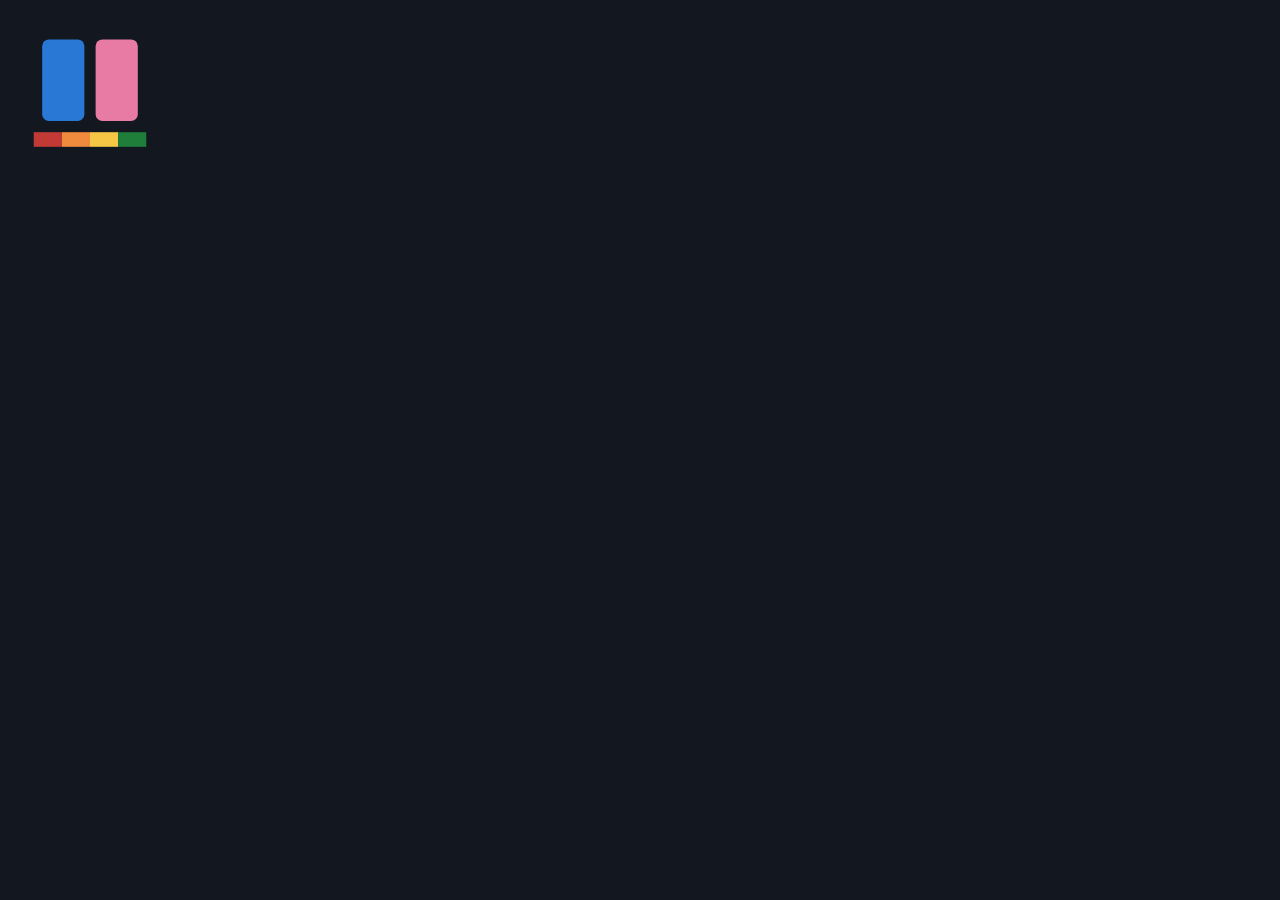
<file: assets/og-src/apple-touch-icon.html>
<!doctype html>
<html lang="es"><head><meta charset="utf-8"><title>apple-touch-icon</title>
<!-- Fuente de apple-touch-icon.png (180x180): mismo dibujo que favicon.svg, a sangre (iOS redondea las esquinas).
  timeout 40 "/Applications/Google Chrome.app/Contents/MacOS/Google Chrome" --headless=new --disable-gpu --hide-scrollbars \
    --user-data-dir=/tmp/og-prof --window-size=180,180 --screenshot=apple-touch-icon.png "file://$PWD/assets/og-src/apple-touch-icon.html" -->
<style>*{margin:0}html,body{width:180px;height:180px;overflow:hidden;background:#13171f}svg{display:block}</style></head>
<body><svg xmlns="http://www.w3.org/2000/svg" viewBox="0 0 32 32" width="180" height="180">
  <rect width="32" height="32" fill="#13171f"/>
  <rect x="7.5" y="7" width="7.5" height="14.5" rx="1.2" fill="#2a78d6"/>
  <rect x="17" y="7" width="7.5" height="14.5" rx="1.2" fill="#e87ba4"/>
  <rect x="6" y="23.5" width="5" height="2.6" fill="#c23a35"/>
  <rect x="11" y="23.5" width="5" height="2.6" fill="#f08a3c"/>
  <rect x="16" y="23.5" width="5" height="2.6" fill="#f6c744"/>
  <rect x="21" y="23.5" width="5" height="2.6" fill="#1e7e3a"/>
</svg></body></html>
</file>
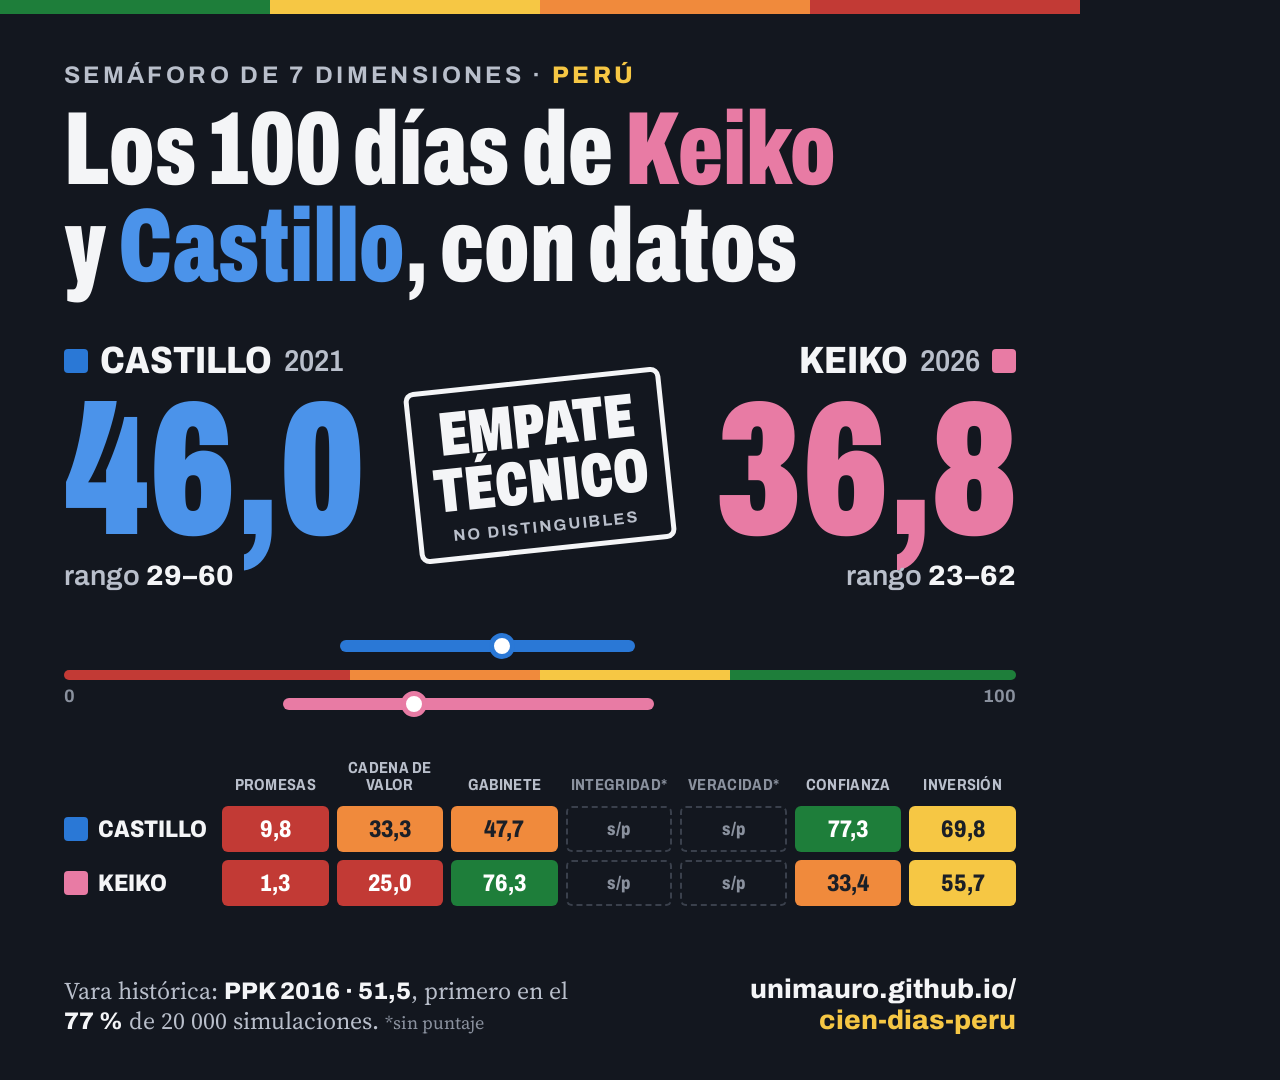
<file: assets/og-src/og-cuadrado.html>
<!doctype html>
<html lang="es">
<head>
<meta charset="utf-8">
<title>OG cuadrado · 100 días</title>
<!--
  Fuente de assets/og-cuadrado.png (1080x1080, WhatsApp / Instagram). Regenerar desde la raíz del repo:
  timeout 40 "/Applications/Google Chrome.app/Contents/MacOS/Google Chrome" --headless=new --disable-gpu \
    --hide-scrollbars --user-data-dir=/tmp/og-prof --virtual-time-budget=6000 --window-size=1080,1080 \
    --screenshot=assets/og-cuadrado.png "file://$PWD/assets/og-src/og-cuadrado.html"
  Cifras: research/indice100.json (gobiernos.*.total, gobiernos.*.dims.*.score, sensibilidad).
  Semáforo: verde >=70, amarillo 50-69, naranja 30-49, rojo <30.
-->
<link rel="preconnect" href="https://fonts.googleapis.com">
<link rel="preconnect" href="https://fonts.gstatic.com" crossorigin>
<link href="https://fonts.googleapis.com/css2?family=Archivo:wdth,wght@62..125,300..900&family=Source+Serif+4:ital,opsz,wght@0,8..60,400;0,8..60,600;1,8..60,400&display=block" rel="stylesheet">
<style>
  :root{
    --bg:#13171f; --ink:#f4f5f7; --ink2:#b9bfcb; --muted:#8a919e; --rule:#2f3542; --na:#3a404c;
    --castillo:#2a78d6; --castillo-l:#4b93ea; --keiko:#e87ba4;
    --verde:#1e7e3a; --amarillo:#f6c744; --naranja:#f08a3c; --rojo:#c23a35;
    --display:"Archivo",system-ui,sans-serif; --serif:"Source Serif 4",Georgia,serif;
  }
  *{box-sizing:border-box;margin:0;padding:0}
  html,body{width:1080px;height:1080px;overflow:hidden;background:var(--bg);color:var(--ink)}
  body{font-family:var(--serif);position:relative}
  .cond{font-family:var(--display);font-variation-settings:'wdth' 64}
  .semaforo-top{position:absolute;left:0;top:0;width:100%;height:14px;display:flex}
  .semaforo-top i{flex:1}
  .head{position:absolute;left:64px;right:64px;top:62px}
  .kicker{font-family:var(--display);font-weight:700;font-size:24px;letter-spacing:.14em;text-transform:uppercase;color:var(--ink2)}
  .kicker b{color:var(--amarillo);font-weight:800}
  h1{font-family:var(--display);font-variation-settings:'wdth' 64;font-weight:850;font-size:104px;line-height:.93;margin-top:14px}
  h1 .k{color:var(--keiko)} h1 .c{color:var(--castillo-l)}

  .board{position:absolute;left:64px;right:64px;top:340px;display:grid;grid-template-columns:1fr 290px 1fr;align-items:center}
  .side{display:flex;flex-direction:column}
  .side.right{align-items:flex-end;text-align:right}
  .who{font-family:var(--display);font-variation-settings:'wdth' 85;font-weight:800;font-size:38px;text-transform:uppercase;display:flex;align-items:center;gap:12px}
  .who small{font-weight:600;color:var(--ink2);font-size:30px}
  .chip{width:24px;height:24px;border-radius:4px;display:inline-block}
  .num{font-family:var(--display);font-variation-settings:'wdth' 64;font-weight:900;font-size:190px;line-height:.86;margin-top:8px}
  .rng{font-family:var(--display);font-weight:600;font-size:28px;color:var(--ink2);margin-top:8px}
  .rng b{color:var(--ink);font-weight:800}
  .c .num{color:var(--castillo-l)} .k .num{color:var(--keiko)}
  .stamp{justify-self:center;transform:rotate(-6deg);border:5px solid var(--ink);border-radius:10px;padding:14px 16px 12px;text-align:center}
  .stamp .t{font-family:var(--display);font-variation-settings:'wdth' 66;font-weight:900;font-size:62px;line-height:.9;text-transform:uppercase}
  .stamp .s{font-family:var(--display);font-weight:700;font-size:16px;letter-spacing:.12em;text-transform:uppercase;color:var(--ink2);margin-top:8px}

  .scale{position:absolute;left:64px;right:64px;top:640px;height:72px}
  .track{position:absolute;left:0;right:0;top:30px;height:10px;display:flex;border-radius:5px;overflow:hidden}
  .track i{display:block;height:100%}
  .bar{position:absolute;height:12px;border-radius:6px}
  .bar.c{top:0;background:var(--castillo)} .bar.k{top:58px;background:var(--keiko)}
  .dot{position:absolute;width:26px;height:26px;border-radius:50%;border:5px solid;background:#fff;transform:translate(-50%,-7px)}
  .dot.c{top:0;border-color:var(--castillo)} .dot.k{top:58px;border-color:var(--keiko)}
  .tk{position:absolute;top:46px;font-family:var(--display);font-weight:700;font-size:18px;color:var(--muted)}

  /* semáforo por dimensión */
  .grid{position:absolute;left:64px;right:64px;top:760px;display:grid;grid-template-columns:150px repeat(7,1fr);gap:8px 8px;align-items:center}
  .grid .lab{font-family:var(--display);font-variation-settings:'wdth' 80;font-weight:700;font-size:16px;line-height:1.05;color:var(--ink2);text-align:center;text-transform:uppercase;letter-spacing:.02em;align-self:end;padding-bottom:4px}
  .grid .lab.na{color:var(--muted)}
  .grid .row{font-family:var(--display);font-variation-settings:'wdth' 85;font-weight:800;font-size:24px;text-transform:uppercase;display:flex;align-items:center;gap:10px}
  .cell{height:46px;border-radius:6px;display:flex;align-items:center;justify-content:center;font-family:var(--display);font-variation-settings:'wdth' 80;font-weight:800;font-size:24px;color:#fff}
  .v{background:var(--verde)} .a{background:var(--amarillo);color:#1b1f27} .n{background:var(--naranja);color:#1b1f27} .r{background:var(--rojo)}
  .x{background:transparent;border:2px dashed var(--na);color:var(--muted);font-size:18px}

  .foot{position:absolute;left:64px;right:64px;bottom:44px;display:flex;justify-content:space-between;align-items:flex-end;gap:30px}
  .ppk{font-family:var(--serif);font-size:24px;color:var(--ink2);line-height:1.25;max-width:520px}
  .ppk b{font-family:var(--display);font-weight:800;color:var(--ink)}
  .dom{font-family:var(--display);font-weight:800;font-size:27px;text-align:right;line-height:1.15}
  .dom span{color:var(--amarillo)}
</style>
</head>
<body>
  <div class="semaforo-top"><i style="background:var(--verde)"></i><i style="background:var(--amarillo)"></i><i style="background:var(--naranja)"></i><i style="background:var(--rojo)"></i></div>
  <div class="head">
    <div class="kicker">Semáforo de 7 dimensiones · <b>Perú</b></div>
    <h1>Los 100 días de <span class="k">Keiko</span><br>y <span class="c">Castillo</span>, con datos</h1>
  </div>

  <div class="board">
    <div class="side c">
      <div class="who"><span class="chip" style="background:var(--castillo)"></span>Castillo <small>2021</small></div>
      <div class="num">46,0</div>
      <div class="rng">rango <b>29–60</b></div>
    </div>
    <div class="stamp"><div class="t">Empate<br>técnico</div><div class="s">No distinguibles</div></div>
    <div class="side k right">
      <div class="who">Keiko <small>2026</small><span class="chip" style="background:var(--keiko)"></span></div>
      <div class="num">36,8</div>
      <div class="rng">rango <b>23–62</b></div>
    </div>
  </div>

  <div class="scale">
    <div class="track"><i style="width:30%;background:var(--rojo)"></i><i style="width:20%;background:var(--naranja)"></i><i style="width:20%;background:var(--amarillo)"></i><i style="width:30%;background:var(--verde)"></i></div>
    <div class="tk" style="left:0">0</div><div class="tk" style="right:0">100</div>
    <div class="bar c" style="left:29%;width:31%"></div><div class="dot c" style="left:46%"></div>
    <div class="bar k" style="left:23%;width:39%"></div><div class="dot k" style="left:36.8%"></div>
  </div>

  <div class="grid">
    <div></div>
    <div class="lab">Pro&shy;mesas</div><div class="lab">Cadena de valor</div><div class="lab">Gabi&shy;nete</div><div class="lab na">Integri&shy;dad*</div><div class="lab na">Veraci&shy;dad*</div><div class="lab">Con&shy;fianza</div><div class="lab">Inver&shy;sión</div>
    <div class="row"><span class="chip" style="background:var(--castillo)"></span>Castillo</div>
    <div class="cell r">9,8</div><div class="cell n">33,3</div><div class="cell n">47,7</div><div class="cell x">s/p</div><div class="cell x">s/p</div><div class="cell v">77,3</div><div class="cell a">69,8</div>
    <div class="row"><span class="chip" style="background:var(--keiko)"></span>Keiko</div>
    <div class="cell r">1,3</div><div class="cell r">25,0</div><div class="cell v">76,3</div><div class="cell x">s/p</div><div class="cell x">s/p</div><div class="cell n">33,4</div><div class="cell a">55,7</div>
  </div>

  <div class="foot">
    <div class="ppk">Vara histórica: <b>PPK 2016 · 51,5</b>, primero en el <b>77 %</b> de 20 000 simulaciones. <span style="color:var(--muted);font-size:18px">*sin puntaje</span></div>
    <div class="dom">unimauro.github.io/<br><span>cien-dias-peru</span></div>
  </div>
</body>
</html>
</file>
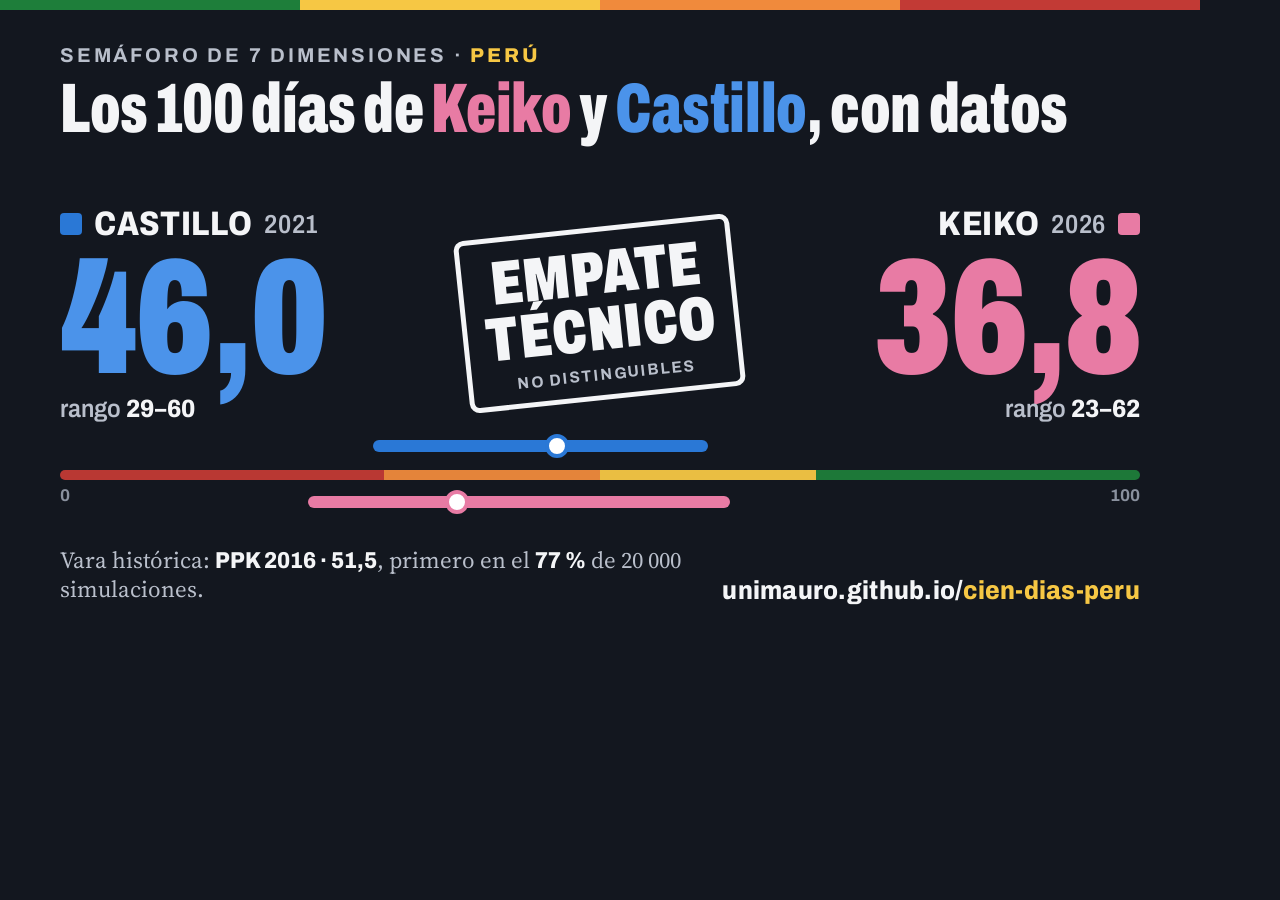
<file: assets/og-src/og.html>
<!doctype html>
<html lang="es">
<head>
<meta charset="utf-8">
<title>OG · 100 días</title>
<!--
  Fuente de assets/og.png (1200x630). Regenerar desde la raíz del repo:
  timeout 40 "/Applications/Google Chrome.app/Contents/MacOS/Google Chrome" --headless=new --disable-gpu \
    --hide-scrollbars --user-data-dir=/tmp/og-prof --virtual-time-budget=6000 --window-size=1200,630 \
    --screenshot=assets/og.png "file://$PWD/assets/og-src/og.html"
  Cifras: research/indice100.json (gobiernos.*.total y sensibilidad).
-->
<link rel="preconnect" href="https://fonts.googleapis.com">
<link rel="preconnect" href="https://fonts.gstatic.com" crossorigin>
<link href="https://fonts.googleapis.com/css2?family=Archivo:wdth,wght@62..125,300..900&family=Source+Serif+4:ital,opsz,wght@0,8..60,400;0,8..60,600;1,8..60,400&display=block" rel="stylesheet">
<style>
  :root{
    --bg:#13171f; --bg2:#1b2029; --ink:#f4f5f7; --ink2:#b9bfcb; --muted:#8a919e; --rule:#2f3542;
    --castillo:#2a78d6; --keiko:#e87ba4;
    --verde:#1e7e3a; --amarillo:#f6c744; --naranja:#f08a3c; --rojo:#c23a35;
    --display:"Archivo",system-ui,sans-serif; --serif:"Source Serif 4",Georgia,serif;
  }
  *{box-sizing:border-box;margin:0;padding:0}
  html,body{width:1200px;height:630px;overflow:hidden;background:var(--bg);color:var(--ink)}
  body{font-family:var(--serif);position:relative}
  .semaforo-top{position:absolute;left:0;top:0;width:100%;height:10px;display:flex}
  .semaforo-top i{flex:1}
  .wrap{position:absolute;inset:10px 0 0 0;padding:34px 60px 0 60px}
  .kicker{font-family:var(--display);font-stretch:100%;font-weight:700;font-size:20px;letter-spacing:.14em;text-transform:uppercase;color:var(--ink2)}
  .kicker b{color:var(--amarillo);font-weight:800}
  h1{font-family:var(--display);font-stretch:64%;font-variation-settings:'wdth' 64;font-weight:850;font-size:70px;line-height:.95;letter-spacing:-.005em;margin-top:10px;white-space:nowrap}
  h1 .k{color:var(--keiko)} h1 .c{color:#4b93ea}

  .board{position:absolute;left:60px;right:60px;top:205px;height:212px;display:grid;grid-template-columns:1fr 300px 1fr;align-items:center}
  .side{display:flex;flex-direction:column}
  .side.right{align-items:flex-end;text-align:right}
  .who{font-family:var(--display);font-stretch:85%;font-weight:800;font-size:34px;text-transform:uppercase;letter-spacing:.02em;display:flex;align-items:center;gap:12px}
  .who small{font-weight:600;color:var(--ink2);font-size:26px}
  .chip{width:22px;height:22px;border-radius:4px;display:inline-block}
  .num{font-family:var(--display);font-stretch:68%;font-variation-settings:'wdth' 68;font-weight:900;font-size:164px;line-height:.86;letter-spacing:-.01em;margin-top:6px}
  .rng{font-family:var(--display);font-stretch:90%;font-weight:600;font-size:25px;color:var(--ink2);margin-top:6px}
  .rng b{color:var(--ink);font-weight:800}
  .c .num{color:#4b93ea} .k .num{color:var(--keiko)}

  .stamp{justify-self:center;transform:rotate(-6deg);border:5px solid var(--ink);border-radius:10px;padding:14px 18px 12px;text-align:center;background:var(--bg)}
  .stamp .t{font-family:var(--display);font-stretch:70%;font-variation-settings:'wdth' 70;font-weight:900;font-size:62px;line-height:.9;text-transform:uppercase;letter-spacing:.01em}
  .stamp .s{font-family:var(--display);font-stretch:95%;font-weight:700;font-size:16px;letter-spacing:.12em;text-transform:uppercase;color:var(--ink2);margin-top:8px}

  /* barra de rangos sobre la escala del semáforo */
  .scale{position:absolute;left:60px;right:60px;top:440px;height:70px}
  .track{position:absolute;left:0;right:0;top:30px;height:10px;display:flex;border-radius:5px;overflow:hidden;opacity:.95}
  .track i{display:block;height:100%}
  .bar{position:absolute;height:12px;border-radius:6px}
  .bar.c{top:0;background:var(--castillo)}
  .bar.k{top:56px;background:var(--keiko)}
  .dot{position:absolute;width:24px;height:24px;border-radius:50%;border:4px solid var(--bg);transform:translate(-50%,-6px)}
  .dot.c{top:0;background:#fff} .dot.k{top:56px;background:#fff}

  .tk{position:absolute;top:46px;font-family:var(--display);font-weight:700;font-size:17px;color:var(--muted)}
  .foot{position:absolute;left:60px;right:60px;bottom:26px;display:flex;justify-content:space-between;align-items:flex-end}
  .ppk{font-family:var(--serif);font-size:23px;color:var(--ink2);max-width:640px;line-height:1.25}
  .ppk b{font-family:var(--display);font-stretch:90%;font-weight:800;color:var(--ink)}
  .dom{font-family:var(--display);font-stretch:90%;font-weight:800;font-size:26px;color:var(--ink);letter-spacing:.01em}
  .dom span{color:var(--amarillo)}
</style>
</head>
<body>
  <div class="semaforo-top"><i style="background:var(--verde)"></i><i style="background:var(--amarillo)"></i><i style="background:var(--naranja)"></i><i style="background:var(--rojo)"></i></div>
  <div class="wrap">
    <div class="kicker">Semáforo de 7 dimensiones · <b>Perú</b></div>
    <h1>Los 100 días de <span class="k">Keiko</span> y <span class="c">Castillo</span>, con datos</h1>
  </div>

  <div class="board">
    <div class="side c">
      <div class="who"><span class="chip" style="background:var(--castillo)"></span>Castillo <small>2021</small></div>
      <div class="num">46,0</div>
      <div class="rng">rango <b>29–60</b></div>
    </div>
    <div class="stamp"><div class="t">Empate<br>técnico</div><div class="s">No distinguibles</div></div>
    <div class="side k right">
      <div class="who">Keiko <small>2026</small><span class="chip" style="background:var(--keiko)"></span></div>
      <div class="num">36,8</div>
      <div class="rng">rango <b>23–62</b></div>
    </div>
  </div>

  <!-- escala 0-100: rojo <30, naranja 30-49, amarillo 50-69, verde >=70 -->
  <div class="scale">
    <div class="track"><i style="width:30%;background:var(--rojo)"></i><i style="width:20%;background:var(--naranja)"></i><i style="width:20%;background:var(--amarillo)"></i><i style="width:30%;background:var(--verde)"></i></div>
        <div class="tk" style="left:0">0</div><div class="tk" style="right:0">100</div>
    <div class="bar c" style="left:29%;width:31%"></div><div class="dot c" style="left:46%;border-color:var(--castillo)"></div>
    <div class="bar k" style="left:23%;width:39%"></div><div class="dot k" style="left:36.8%;border-color:var(--keiko)"></div>
  </div>

  <div class="foot">
    <div class="ppk">Vara histórica: <b>PPK 2016 · 51,5</b>, primero en el <b>77 %</b> de 20 000 simulaciones.</div>
    <div class="dom">unimauro.github.io/<span>cien-dias-peru</span></div>
  </div>
</body>
</html>
</file>
<file: styles.css>
/* 100 días bajo la lupa — sistema visual
   Idea: un expediente de verificación. Tipografía condensada para los titulares
   (Archivo), serif de lectura para el cuerpo (Source Serif 4). Un solo momento
   memorable: el marcador del índice en la portada. Todo lo demás, sobrio. */

:root {
  color-scheme: light;
  --paper: #f4f5f7;
  --surface: #ffffff;
  --sunk: #e8eaee;
  --ink: #12161f;
  --ink-2: #3d4452;
  --muted: #5a6170;
  --rule: #d9dce2;
  --rule-strong: #aeb4bf;
  --focus: #12161f;
  --shadow: 0 1px 2px rgba(18, 22, 31, .06), 0 8px 24px -12px rgba(18, 22, 31, .18);

  /* un color fijo por gobierno (orden fijo) */
  --castillo: #2a78d6;
  --keiko: #e87ba4;
  --ppk: #1baf7a;
  --humala: #eda100;
  --garcia: #6250d6;

  /* estados de verificación (siempre con icono + texto) */
  --ok: #1e7e3a;
  --warn: #f6c744;
  --serious: #f08a3c;
  --bad: #c23a35;
  --unk: #8a909c;
  --ok-ink: #17692f;
  --warn-ink: #7a5300;
  --bad-ink: #a52a26;

  /* semáforo */
  --sem-g: #1e7e3a; --sem-y: #f6c744; --sem-o: #f08a3c; --sem-r: #c23a35; --sem-na: var(--sunk);

  --f-display: "Archivo", system-ui, sans-serif;
  --f-text: "Source Serif 4", Georgia, serif;
  --maxw: 1200px;
  --gut: clamp(16px, 4vw, 40px);
  --top-h: 56px;
}
@media (prefers-color-scheme: dark) {
  :root:not([data-theme="light"]) {
    color-scheme: dark;
    --paper: #0f1115; --surface: #171a20; --sunk: #232731;
    --ink: #eef0f4; --ink-2: #c6cbd5; --muted: #9aa2af;
    --rule: #2a2f38; --rule-strong: #4a515d; --focus: #ffffff;
    --shadow: 0 1px 2px rgba(0,0,0,.4), 0 10px 30px -14px rgba(0,0,0,.7);
    --castillo: #3987e5; --keiko: #d55181; --ppk: #199e70; --humala: #c98500; --garcia: #9085e9;
    --ok-ink: #6fd98a; --warn-ink: #f6c744; --bad-ink: #ff8f8a;
  }
}
:root[data-theme="dark"] {
  color-scheme: dark;
  --paper: #0f1115; --surface: #171a20; --sunk: #232731;
  --ink: #eef0f4; --ink-2: #c6cbd5; --muted: #9aa2af;
  --rule: #2a2f38; --rule-strong: #4a515d; --focus: #ffffff;
  --shadow: 0 1px 2px rgba(0,0,0,.4), 0 10px 30px -14px rgba(0,0,0,.7);
  --castillo: #3987e5; --keiko: #d55181; --ppk: #199e70; --humala: #c98500; --garcia: #9085e9;
  --ok-ink: #6fd98a; --warn-ink: #f6c744; --bad-ink: #ff8f8a;
}

* { box-sizing: border-box; }
html { scroll-behavior: smooth; scroll-padding-top: calc(var(--top-h) + 16px); -webkit-text-size-adjust: 100%; }
@media (prefers-reduced-motion: reduce) {
  html { scroll-behavior: auto; }
  *, *::before, *::after { animation: none !important; transition: none !important; }
}
body {
  margin: 0;
  background: var(--paper);
  color: var(--ink);
  font-family: var(--f-text);
  font-size: 18px;
  line-height: 1.65;
  -webkit-font-smoothing: antialiased;
  overflow-x: clip;
  text-rendering: optimizeLegibility;
}
img, svg, canvas { max-width: 100%; }
a { color: inherit; text-decoration-color: var(--rule-strong); text-underline-offset: 3px; text-decoration-thickness: 1px; }
a:hover { text-decoration-color: currentColor; }
:focus-visible { outline: 3px solid var(--focus); outline-offset: 3px; border-radius: 4px; }
.wrap { max-width: var(--maxw); margin: 0 auto; padding: 0 var(--gut); }
.num { font-family: var(--f-display); font-variant-numeric: tabular-nums; }
.swatch { width: 11px; height: 11px; border-radius: 3px; display: inline-block; flex: none; margin-right: 7px; vertical-align: 0; }
.skip { position: absolute; left: 12px; top: -60px; z-index: 100; background: var(--ink); color: var(--paper); padding: 10px 14px; border-radius: 8px; font-family: var(--f-display); font-weight: 600; text-decoration: none; }
.skip:focus { top: 10px; }

/* ---------- barra superior ---------- */
.top {
  position: sticky; top: 0; z-index: 40;
  background: color-mix(in srgb, var(--paper) 90%, transparent);
  -webkit-backdrop-filter: saturate(1.4) blur(12px); backdrop-filter: saturate(1.4) blur(12px);
  border-bottom: 1px solid var(--rule);
}
.top-in { max-width: 1480px; margin: 0 auto; padding: 0 var(--gut); height: var(--top-h); display: flex; align-items: center; gap: 10px; }
.brand { display: inline-flex; align-items: baseline; gap: 6px; text-decoration: none; white-space: nowrap; margin-right: auto; min-width: 0; }
.brand-n { font-family: var(--f-display); font-weight: 900; font-stretch: 70%; font-size: 26px; line-height: 1; letter-spacing: -0.02em; }
.brand-t { font-family: var(--f-display); font-weight: 600; font-size: 14.5px; color: var(--ink-2); }
.menu-btn {
  display: inline-flex; align-items: center; gap: 9px; height: 40px; padding: 0 14px 0 12px;
  border: 1px solid var(--rule-strong); border-radius: 999px; background: var(--surface); color: var(--ink);
  font-family: var(--f-display); font-size: 14px; font-weight: 600; cursor: pointer; min-width: 0; max-width: 46vw;
}
.menu-btn:hover { border-color: var(--ink-2); }
.toc-ic { display: grid; gap: 3px; width: 14px; flex: none; }
.toc-ic i { display: block; height: 2px; background: currentColor; border-radius: 2px; transition: transform .2s ease, opacity .2s ease; }
.menu-btn[aria-expanded="true"] .toc-ic i:nth-child(1) { transform: translateY(5px) rotate(45deg); }
.menu-btn[aria-expanded="true"] .toc-ic i:nth-child(2) { opacity: 0; }
.menu-btn[aria-expanded="true"] .toc-ic i:nth-child(3) { transform: translateY(-5px) rotate(-45deg); }
.top-dl {
  display: none; height: 40px; align-items: center; padding: 0 14px; border-radius: 999px;
  font-family: var(--f-display); font-size: 14px; font-weight: 700; text-decoration: none;
  background: var(--ink); color: var(--paper);
}
.top-dl::before { content: ""; width: 12px; height: 12px; margin-right: 7px; background: currentColor; -webkit-mask: var(--dl-mask) center/contain no-repeat; mask: var(--dl-mask) center/contain no-repeat; }
.theme-btn {
  border: 1px solid var(--rule-strong); background: var(--surface); color: var(--ink);
  width: 40px; height: 40px; border-radius: 50%; cursor: pointer; flex: none; font-size: 17px; line-height: 1;
}
.theme-btn:hover { border-color: var(--ink-2); }
.progress { position: absolute; left: 0; right: 0; bottom: -1px; height: 3px; overflow: hidden; }
.progress span { display: block; height: 100%; transform-origin: 0 50%; transform: scaleX(0);
  background: linear-gradient(90deg, var(--castillo), var(--keiko)); }
@media (min-width: 560px) { .top-dl { display: inline-flex; } }
@media (max-width: 420px) { .brand-t { display: none; } }

:root { --dl-mask: url("data:image/svg+xml,%3Csvg xmlns='http://www.w3.org/2000/svg' viewBox='0 0 16 16'%3E%3Cpath d='M7 1h2v8.2l2.6-2.6 1.4 1.4L8 13 3 8l1.4-1.4L7 9.2zM2 14h12v2H2z'/%3E%3C/svg%3E"); }
.dl-ic { display: inline-block; width: 14px; height: 14px; background: currentColor; -webkit-mask: var(--dl-mask) center/contain no-repeat; mask: var(--dl-mask) center/contain no-repeat; flex: none; }

/* ---------- portada ---------- */
.hero { padding: clamp(36px, 6vw, 80px) 0 clamp(32px, 4vw, 56px); border-bottom: 1px solid var(--rule); position: relative; }
.hero-grid { display: grid; gap: clamp(28px, 4vw, 56px); align-items: start; }
.hero-kicker { font-family: var(--f-display); font-size: 14.5px; font-weight: 600; color: var(--muted); margin: 0 0 16px; }
.hero h1 {
  font-family: var(--f-display); font-weight: 850; font-stretch: 66%;
  font-size: clamp(50px, 12.5vw, 118px); line-height: .88; letter-spacing: -0.025em;
  margin: 0 0 24px; max-width: 11ch; text-wrap: balance;
}
.hero-lede { max-width: 58ch; font-size: clamp(18px, 1.9vw, 20.5px); line-height: 1.6; color: var(--ink-2); margin: 0 0 16px; }
.hero-cite { font-family: var(--f-text); font-style: italic; font-size: 15.5px; color: var(--muted); margin: 0 0 26px; max-width: 58ch; padding-left: 14px; border-left: 2px solid var(--rule-strong); }
.cta { display: flex; flex-wrap: wrap; gap: 10px; }
.btn {
  display: inline-flex; align-items: center; justify-content: center; gap: 9px; min-height: 48px; padding: 0 20px;
  border-radius: 999px; font-family: var(--f-display); font-weight: 700; font-size: 16px; text-decoration: none;
  transition: transform .15s ease, background-color .15s ease;
}
.btn-main { background: var(--ink); color: var(--paper); }
.btn-main:hover { transform: translateY(-1px); }
.btn-ghost { border: 1.5px solid var(--ink); color: var(--ink); }
.btn-ghost:hover { background: var(--ink); color: var(--paper); }
@media (max-width: 420px) { .btn { width: 100%; } }

/* marcador del índice */
.score {
  margin: 0; background: var(--surface); border: 1px solid var(--rule); border-radius: 18px;
  padding: clamp(18px, 3vw, 28px); box-shadow: var(--shadow); position: relative; min-width: 0;
}
.score::before { content: ""; position: absolute; left: 0; right: 0; top: 0; height: 5px; border-radius: 18px 18px 0 0;
  background: linear-gradient(90deg, var(--castillo) 0 50%, var(--keiko) 50% 100%); }
.sc-top { display: flex; flex-wrap: wrap; align-items: center; gap: 10px 16px; margin: 6px 0 22px; }
.sc-stamp.stamp { font-size: clamp(19px, 2.4vw, 24px); padding: 8px 16px 8px 10px; border-width: 2.5px; border-radius: 8px; transform: rotate(-2.5deg); }
.sc-stamp .ic { width: 26px; height: 26px; font-size: 16px; }
.sc-q { margin: 0; font-family: var(--f-display); font-weight: 600; font-size: 15px; line-height: 1.3; color: var(--ink-2); flex: 1 1 180px; }
.sc-plot { display: grid; gap: 14px; position: relative; }
.sc-row { display: grid; grid-template-columns: 104px minmax(0, 1fr) 62px; column-gap: 14px; align-items: center; }
.sc-name { display: flex; align-items: center; font-family: var(--f-display); font-size: 15px; line-height: 1.1; white-space: nowrap; }
.sc-name b { font-weight: 800; }
.sc-name small { font-size: 12px; color: var(--muted); font-weight: 500; }
.sc-row.ref .sc-name, .sc-row.ref .sc-val { color: var(--ink-2); }
.sc-track { position: relative; height: 36px; border-radius: 7px; background: var(--sunk); cursor: help; }
.sc-row.ref .sc-track { height: 22px; }
.sc-ov { position: absolute; top: -7px; bottom: -7px; border-left: 1.5px dashed var(--ink-2); border-right: 1.5px dashed var(--ink-2);
  background: repeating-linear-gradient(135deg, color-mix(in srgb, var(--ink) 13%, transparent) 0 2px, transparent 2px 7px); }
.sc-range { position: absolute; top: 0; bottom: 0; border-radius: 7px;
  background: color-mix(in srgb, var(--c) 34%, transparent); border: 1.5px solid var(--c);
  transform-origin: 50% 50%; animation: grow .9s cubic-bezier(.2,.7,.2,1) both; }
.sc-row.ref .sc-range { background: color-mix(in srgb, var(--c) 16%, transparent); border-style: dashed; }
.sc-pt { position: absolute; top: 50%; width: 18px; height: 18px; margin: -9px 0 0 -9px; border-radius: 50%;
  background: var(--c); box-shadow: 0 0 0 3px var(--surface), 0 0 0 4.5px var(--ink); animation: pop .45s .25s both; }
.sc-row.ref .sc-pt { width: 12px; height: 12px; margin: -6px 0 0 -6px; box-shadow: 0 0 0 2px var(--surface); }
.sc-val { text-align: right; font-family: var(--f-display); line-height: 1; }
.sc-val b { display: block; font-weight: 850; font-stretch: 72%; font-size: clamp(30px, 4vw, 38px); letter-spacing: -0.01em; }
.sc-row.ref .sc-val b { font-size: 22px; font-weight: 700; }
.sc-val small { display: block; font-size: 12px; color: var(--muted); margin-top: 3px; }
.sc-axis { position: relative; height: 26px; margin-top: -4px; }
.sc-bands { display: flex; gap: 2px; height: 5px; }
.sc-bands i { border-radius: 2px; }
.sc-tick { position: absolute; top: 9px; transform: translateX(-50%); font-family: var(--f-display); font-size: 11.5px; color: var(--muted); font-variant-numeric: tabular-nums; }
.sc-tick:nth-child(2) { transform: none; }
.sc-tick:last-child { transform: translateX(-100%); }
.sc-ovl { margin: -2px 0 0; display: flex; gap: 8px; align-items: center; font-family: var(--f-display); font-size: 12.5px; color: var(--muted); line-height: 1.3; }
.sc-ovk { width: 18px; height: 12px; flex: none; border-left: 1.5px dashed var(--ink-2); border-right: 1.5px dashed var(--ink-2);
  background: repeating-linear-gradient(135deg, color-mix(in srgb, var(--ink) 22%, transparent) 0 2px, transparent 2px 6px); }
@media (max-width: 560px) {
  .sc-row { grid-template-columns: minmax(0, 1fr) auto; grid-template-areas: "name val" "track track"; row-gap: 6px; }
  .sc-name { grid-area: name; } .sc-track { grid-area: track; } .sc-val { grid-area: val; display: flex; align-items: baseline; gap: 6px; }
  .sc-val small { margin: 0; }
  .sc-val b { font-size: 30px; }
  .sc-axis-row { grid-template-areas: "track track"; }
  .sc-axis-row .sc-name, .sc-axis-row .sc-val { display: none; }
  .sc-axis { grid-area: track; }
  .sc-ov { top: -4px; bottom: -4px; }
}
.score figcaption { margin-top: 16px; padding-top: 14px; border-top: 1px solid var(--rule); font-size: 14.5px; line-height: 1.5; color: var(--ink-2); }
.score figcaption a { font-family: var(--f-display); font-weight: 700; color: var(--ink); white-space: nowrap; }
@keyframes grow { from { transform: scaleX(0); opacity: 0; } to { transform: scaleX(1); opacity: 1; } }
@keyframes pop { from { transform: scale(0); } to { transform: scale(1); } }

/* las cifras de las infografías */
.vs { display: grid; grid-template-columns: 1fr; gap: 0; margin-top: clamp(28px, 4vw, 48px); border-top: 2px solid var(--ink); }
.vs > div { padding: 18px 0 4px; }
.vs > div + div { border-top: 1px solid var(--rule); margin-top: 14px; }
.vs .who { font-family: var(--f-display); font-weight: 800; font-stretch: 85%; font-size: clamp(19px, 2.2vw, 23px); display: flex; align-items: center; }
.vs .when { font-family: var(--f-display); color: var(--muted); font-size: 13.5px; }
.vs dl { display: grid; grid-template-columns: auto minmax(0, 1fr); gap: 8px 14px; margin: 14px 0 0; font-size: 15.5px; }
.vs dt { font-family: var(--f-display); font-weight: 850; font-stretch: 72%; font-size: 30px; line-height: 1; font-variant-numeric: tabular-nums; white-space: nowrap; }
.vs dd { margin: 0; color: var(--ink-2); align-self: center; line-height: 1.35; }
@media (min-width: 761px) {
  .vs { grid-template-columns: 1fr 1fr; }
  .vs > div + div { border-top: 0; margin-top: 0; border-left: 1px solid var(--rule); padding-left: clamp(16px, 3vw, 32px); }
  .vs > div:first-child { padding-right: clamp(16px, 3vw, 32px); }
}
@media (max-width: 1023px) {
  .hero-grid { display: flex; flex-direction: column; gap: 0; }
  .hero-copy { display: contents; }
  .hero-kicker { order: 1; } .hero h1 { order: 2; } .score { order: 3; margin-bottom: 28px; }
  .hero-lede { order: 4; } .hero-cite { order: 5; } .cta { order: 6; }
}
@media (min-width: 1024px) {
  .hero-grid { grid-template-columns: minmax(0, 1.08fr) minmax(0, .92fr); }
  .score { margin-top: 30px; }
  .hero h1 { font-size: clamp(64px, 7.4vw, 118px); }
}

/* ---------- secciones ---------- */
section.block { padding: clamp(40px, 6vw, 80px) 0; border-bottom: 1px solid var(--rule); }

.sec-head { display: grid; grid-template-columns: minmax(0, 1fr); gap: 12px; margin-bottom: clamp(24px, 3.5vw, 40px); max-width: 780px; }
.sec-head h2 {
  font-family: var(--f-display); font-weight: 850; font-stretch: 72%;
  font-size: clamp(34px, 5.4vw, 60px); line-height: .98; letter-spacing: -0.02em; margin: 0; text-wrap: balance;
}
.sec-head p { margin: 0; color: var(--ink-2); max-width: 64ch; font-size: clamp(17px, 1.6vw, 19px); }
.note { font-size: 15.5px; color: var(--muted); max-width: 72ch; line-height: 1.55; }
.note b { color: var(--ink-2); }
.group-h { font-family: var(--f-display); font-weight: 800; font-stretch: 88%; font-size: clamp(19px, 2vw, 22px); line-height: 1.2; margin: 36px 0 14px; display: flex; align-items: center; }
.empty { padding: 20px; border: 1px dashed var(--rule-strong); border-radius: 10px; color: var(--muted); font-size: 15px; }

/* ---------- veredictos / sellos ---------- */
.claims { display: grid; gap: 0; border-top: 2px solid var(--ink); }
.claim { display: grid; grid-template-columns: 180px minmax(0, 1fr); gap: 28px; padding: 26px 0; border-bottom: 1px solid var(--rule); }
.stamp {
  font-family: var(--f-display); font-weight: 800; font-stretch: 82%; font-size: 15px;
  display: inline-flex; align-items: center; gap: 8px; padding: 6px 12px 6px 8px;
  border: 2px solid currentColor; border-radius: 6px; align-self: start; justify-self: start;
  transform: rotate(-1.5deg); line-height: 1.1; background: var(--surface);
}
.stamp .ic { width: 20px; height: 20px; border-radius: 50%; display: grid; place-items: center; color: #fff; font-size: 12px; flex: none; font-weight: 900; }
.stamp.v-ok { color: var(--ok-ink); } .stamp.v-ok .ic { background: var(--ok); }
.stamp.v-warn { color: var(--warn-ink); } .stamp.v-warn .ic { background: var(--warn); color: #2b2100; }
.stamp.v-bad { color: var(--bad-ink); } .stamp.v-bad .ic { background: var(--bad); }
.stamp.v-unk { color: var(--muted); } .stamp.v-unk .ic { background: var(--unk); color: #fff; }
.claim h3 { font-family: var(--f-display); font-weight: 750; font-size: clamp(19px, 2.2vw, 23px); line-height: 1.22; margin: 0 0 10px; text-wrap: balance; }
.claim h3 .src { font-weight: 500; color: var(--muted); font-size: 14.5px; display: block; margin-top: 5px; }
.claim p { margin: 0 0 8px; color: var(--ink-2); max-width: 70ch; }
.srcs { display: flex; flex-wrap: wrap; gap: 4px 14px; font-family: var(--f-display); font-size: 13.5px; color: var(--muted); margin-top: 8px; }
.srcs a { color: var(--muted); }
.srcs a:hover { color: var(--ink); }
details.more { margin-top: 12px; }
details.more > summary {
  font-family: var(--f-display); font-size: 14.5px; font-weight: 600; cursor: pointer; color: var(--ink);
  list-style: none; display: inline-flex; align-items: center; gap: 8px; padding: 6px 0;
}
details.more > summary::-webkit-details-marker { display: none; }
details.more > summary::before { content: ""; width: 8px; height: 8px; border-right: 2px solid currentColor; border-bottom: 2px solid currentColor; transform: rotate(-45deg); transition: transform .2s ease; flex: none; margin-right: 2px; }
details.more[open] > summary::before { transform: rotate(45deg); }
.sub-claims { list-style: none; padding: 0; margin: 12px 0 0; display: grid; gap: 14px; }
.sub-claims li { padding-left: 16px; border-left: 3px solid var(--rule); font-size: 16px; line-height: 1.55; }
.sub-claims .tag { font-family: var(--f-display); font-weight: 700; font-size: 13.5px; }
.mini { display: inline-block; width: 9px; height: 9px; border-radius: 2px; margin-left: 2px; vertical-align: 0; }
.msg-eje { border-top: 1px solid var(--rule); padding: 10px 0; margin: 0; }
.msg-eje > summary { font-size: 16px; flex-wrap: wrap; }
.msg-eje .claim { grid-template-columns: 190px minmax(0, 1fr); }

/* ---------- conclusión ---------- */
.concl { background: var(--surface); }
.verdict-lede {
  font-family: var(--f-text); font-size: clamp(22px, 2.7vw, 30px); line-height: 1.42; max-width: 33em; margin: 0 0 clamp(32px, 4vw, 48px);
  text-wrap: pretty; padding-left: clamp(16px, 2.4vw, 28px); border-left: 4px solid; border-image: linear-gradient(var(--castillo), var(--keiko)) 1;
}
.hyp { border-top: 2px solid var(--ink); margin-bottom: clamp(36px, 5vw, 56px); }
.hyp-row { display: grid; grid-template-columns: 210px minmax(0, 1fr); gap: 28px; padding: 24px 0; border-bottom: 1px solid var(--rule); }
.hyp-row h3 { font-family: var(--f-display); font-weight: 750; font-size: clamp(19px, 2.2vw, 23px); margin: 0 0 8px; line-height: 1.22; }
.hyp-row p { margin: 0; color: var(--ink-2); max-width: 70ch; }
.ledger { display: grid; grid-template-columns: 1fr 1fr; gap: clamp(16px, 2.5vw, 28px); margin-bottom: 22px; }
.ledger-col { padding: 20px clamp(16px, 2.4vw, 26px) 18px; background: var(--paper); border-radius: 14px; border-top: 5px solid var(--rule-strong); }
.ledger-col:first-child { border-top-color: var(--castillo); }
.ledger-col:nth-child(2) { border-top-color: var(--keiko); }
.ledger-col h3 { font-family: var(--f-display); font-weight: 850; font-stretch: 75%; font-size: 30px; line-height: 1; margin: 0 0 6px; display: flex; align-items: center; }
.ledger-col h4 { font-family: var(--f-display); font-size: 14.5px; font-weight: 700; color: var(--ink); margin: 18px 0 8px; display: flex; align-items: center; gap: 8px; }
.ledger-col ul + h4::before, .ledger-col h3 + h4::before { content: "▲"; font-size: 10px; color: var(--ok-ink); }
.ledger-col ul + h4::before { content: "▼"; color: var(--bad-ink); }
.ledger-col ul { list-style: none; padding: 0; margin: 0; display: grid; gap: 9px; font-size: 16px; color: var(--ink-2); }
.ledger-col li { padding-left: 14px; border-left: 2px solid var(--rule-strong); line-height: 1.45; }
.ledger-col b.num { color: var(--ink); font-weight: 850; font-size: 1.14em; }

/* ---------- semáforo ---------- */
.sem-scale { margin: 0 0 26px; max-width: 620px; }
.ss-bar { display: flex; gap: 3px; font-family: var(--f-display); }
.ss-bar span { padding: 8px 10px 7px; display: flex; flex-direction: column; line-height: 1.1; min-width: 0; }
.ss-bar span:first-child { border-radius: 8px 0 0 8px; } .ss-bar span:last-child { border-radius: 0 8px 8px 0; }
.ss-bar b { font-weight: 800; font-size: 14.5px; }
.ss-bar small { font-size: 12px; font-variant-numeric: tabular-nums; }
.ss-help { margin: 8px 0 0; font-family: var(--f-display); font-size: 13.5px; color: var(--muted); display: flex; flex-wrap: wrap; gap: 6px 14px; align-items: center; }
.ss-na { display: inline-flex; align-items: center; gap: 6px; }
.ss-na i { width: 14px; height: 14px; border-radius: 3px; border: 1px dashed var(--rule-strong); }
table.sem { border-collapse: separate; border-spacing: 4px; }
table.sem th, table.sem td { border-bottom: 0; }
table.sem thead th { padding-bottom: 6px; color: var(--ink); font-size: 14px; font-weight: 700; white-space: nowrap; }
table.sem td:first-child { min-width: 230px; padding-right: 16px; }
.sem-cell { text-align: center !important; vertical-align: middle !important; border-radius: 8px; padding: 11px 8px !important; min-width: 112px; font-family: var(--f-display); }
.sem-cell .sv { display: block; font-weight: 850; font-stretch: 85%; font-size: 21px; line-height: 1.05; font-variant-numeric: tabular-nums; }
.sem-cell .sl { display: block; font-size: 12px; margin-top: 3px; font-weight: 600; }
.sem-cell small { color: inherit; opacity: .9; }
.sem-g, i.sem-g { background: var(--sem-g); color: #fff; }
.sem-y, i.sem-y { background: var(--sem-y); color: #2b2100; }
.sem-o, i.sem-o { background: var(--sem-o); color: #2b1300; }
.sem-r, i.sem-r { background: var(--sem-r); color: #fff; }
.sem-na, i.sem-na { background: var(--sem-na); color: #555c69; }
:root[data-theme="dark"] .sem-na { color: var(--muted); }
@media (prefers-color-scheme: dark) { :root:not([data-theme="light"]) .sem-na { color: var(--muted); } }
.sem-total td { padding-top: 16px !important; }
.sem-total .sem-cell { outline: 2.5px solid var(--ink); outline-offset: 2px; }
.sem-total .sv { font-size: 28px; }
.sem-total .metric { font-size: 17px; }
.sem-grp td { font-family: var(--f-display); font-weight: 800; font-size: 13.5px; color: var(--ink-2); padding: 18px 0 2px !important; }
.sem-cell .arr { font-size: 13px; }
.sem-info td:first-child { opacity: .9; }
.sem-info .sem-cell { background: transparent; border: 1.5px dashed var(--rule-strong); }
table.sem td:first-child, table.sem th:first-child { position: sticky; left: 0; z-index: 1; background: var(--paper); }
.concl table.sem td:first-child { background: var(--surface); }
.scroll-hint { display: none; font-family: var(--f-display); font-size: 13px; color: var(--muted); margin: 0 0 8px; align-items: center; gap: 6px; }
.scroll-hint::after { content: ""; width: 26px; height: 2px; background: currentColor; border-radius: 2px; box-shadow: 4px 0 0 -0px transparent; }

/* ---------- promesas ---------- */
.promise-rows { display: grid; gap: 24px; }
.prow { display: grid; grid-template-columns: 210px minmax(0, 1fr) 96px; gap: 18px; align-items: center; }
.prow .lbl { font-family: var(--f-display); font-weight: 750; font-size: 17px; line-height: 1.2; }
.prow .lbl small { display: block; font-weight: 500; color: var(--muted); font-size: 13px; margin-top: 3px; }
.pbar { display: flex; height: 36px; gap: 2px; }
.pbar span { height: 100%; position: relative; min-width: 3px; }
.pbar span:first-child { border-radius: 6px 0 0 6px; } .pbar span:last-child { border-radius: 0 6px 6px 0; }
.pbar span:only-child { border-radius: 6px; }
.pbar .c { background: var(--ok); } .pbar .p { background: var(--warn); } .pbar .n { background: var(--rule-strong); }
.pbar .u { background: repeating-linear-gradient(45deg, var(--rule) 0 6px, transparent 6px 12px); border: 1px dashed var(--rule-strong); }
.pbar span[data-tip] { cursor: help; }
.pbar span[data-tip]:hover { filter: brightness(1.08); }
.prow .tot { font-family: var(--f-display); font-size: 13.5px; color: var(--muted); text-align: right; line-height: 1.2; }
.legend { display: flex; flex-wrap: wrap; gap: 8px 18px; font-family: var(--f-display); font-size: 14px; color: var(--ink-2); margin: 0 0 20px; }
.legend > span { display: inline-flex; align-items: center; }
.legend i { display: inline-block; width: 12px; height: 12px; border-radius: 3px; margin-right: 6px; flex: none; }

/* ---------- escalera ---------- */
.ladder { display: grid; grid-template-columns: repeat(5, minmax(0, 1fr)); align-items: end; gap: 6px; margin-top: 8px; }
.step { background: var(--surface); border: 1px solid var(--rule); border-radius: 10px 10px 0 0; padding: 14px 12px; display: flex; flex-direction: column; gap: 10px; }
.step:nth-child(1) { min-height: 150px; } .step:nth-child(2) { min-height: 200px; } .step:nth-child(3) { min-height: 250px; } .step:nth-child(4) { min-height: 300px; } .step:nth-child(5) { min-height: 350px; }
.step:nth-child(4), .step:nth-child(5) { border-color: var(--ink); border-width: 2px; background: repeating-linear-gradient(135deg, transparent 0 8px, color-mix(in srgb, var(--ink) 4%, transparent) 8px 9px), var(--surface); }
.step h4 { font-family: var(--f-display); font-weight: 850; font-stretch: 78%; font-size: 21px; margin: 0; line-height: 1; }
.step .def { font-size: 13.5px; color: var(--muted); line-height: 1.35; margin: 0; }
.dots { display: flex; flex-wrap: wrap; gap: 6px; margin-top: auto; }
.dot { width: 20px; height: 20px; border-radius: 50%; border: 2px solid var(--surface); box-shadow: 0 0 0 1px var(--ink-2); cursor: help; }
.ladder-base { border-top: 2px solid var(--ink); display: grid; grid-template-columns: 1fr 1fr; font-family: var(--f-display); font-size: 13px; color: var(--muted); padding-top: 6px; }
.ladder-base span:last-child { text-align: right; font-weight: 700; color: var(--ink); }
.ladder-list { margin-top: 30px; display: grid; grid-template-columns: repeat(auto-fit, minmax(min(100%, 300px), 1fr)); gap: 26px; }
.ladder-list h4 { font-family: var(--f-display); font-size: 17px; margin: 0 0 10px; display: flex; align-items: center; }
.ladder-list ol { margin: 0; padding-left: 20px; font-size: 15.5px; color: var(--ink-2); display: grid; gap: 8px; }
.lvl { font-family: var(--f-display); font-size: 12px; font-weight: 700; padding: 1px 8px; border-radius: 999px; background: var(--sunk); color: var(--ink-2); white-space: nowrap; }
.lvl.hi { background: var(--ink); color: var(--paper); }

/* ---------- tablas ---------- */
.tbl-wrap { overflow-x: auto; border-top: 2px solid var(--ink); -webkit-overflow-scrolling: touch; overscroll-behavior-x: contain;
  background:
    linear-gradient(90deg, var(--paper) 30%, transparent) left / 30px 100% no-repeat local,
    linear-gradient(270deg, var(--paper) 30%, transparent) right / 30px 100% no-repeat local,
    radial-gradient(farthest-side at 100% 50%, rgba(0,0,0,.18), transparent) right / 12px 100% no-repeat scroll;
}
.concl .tbl-wrap { background: none; }
table { border-collapse: collapse; width: 100%; font-size: 15.5px; }
th, td { text-align: left; padding: 12px 14px 12px 0; border-bottom: 1px solid var(--rule); vertical-align: top; }
th { font-family: var(--f-display); font-weight: 650; font-size: 13.5px; color: var(--muted); }
td.n, th.n { text-align: right; font-family: var(--f-display); font-variant-numeric: tabular-nums; white-space: nowrap; }
td .metric { font-family: var(--f-display); font-weight: 650; }
td small { color: var(--muted); font-size: 12.5px; }
.delta-up { color: var(--ok-ink); } .delta-down { color: var(--bad-ink); }
#govTable { min-width: 820px; }
#govTable td:first-child { min-width: 130px; }

/* ---------- gráficos ---------- */
.charts { display: grid; grid-template-columns: repeat(auto-fit, minmax(min(100%, 340px), 1fr)); gap: 36px 32px; }
.chart { min-width: 0; }
.chart h3 { font-family: var(--f-display); font-weight: 750; font-size: 18px; margin: 0 0 4px; display: flex; align-items: center; }
.chart .sub { font-size: 14px; color: var(--muted); margin: 0 0 14px; line-height: 1.4; }
.chart .canvas { position: relative; height: 250px; }
.chart .read { font-size: 14.5px; color: var(--ink-2); margin: 10px 0 0; }
.seg { display: inline-flex; border: 1px solid var(--rule-strong); border-radius: 999px; padding: 3px; gap: 2px; margin-bottom: 24px; flex-wrap: wrap; background: var(--surface); max-width: 100%; }
.seg button { font-family: var(--f-display); font-size: 14px; font-weight: 600; border: 0; background: transparent; color: var(--ink-2); padding: 7px 14px; border-radius: 999px; cursor: pointer; display: inline-flex; align-items: center; min-height: 36px; }
.seg button:hover { color: var(--ink); background: var(--sunk); }
.seg button[aria-pressed="true"] { background: var(--ink); color: var(--paper); }

/* ---------- línea de tiempo ---------- */
.timeline { display: grid; grid-template-columns: 1fr 1fr; gap: 0 clamp(16px, 4vw, 48px); }
.tl-col h3 { font-family: var(--f-display); font-weight: 850; font-stretch: 80%; font-size: 22px; margin: 0 0 12px; display: flex; align-items: center; position: sticky; top: calc(var(--top-h) - 1px); background: var(--paper); padding: 10px 0; z-index: 2; border-bottom: 2px solid var(--ink); }
.tl-item { display: grid; grid-template-columns: 56px minmax(0, 1fr); gap: 12px; padding: 14px 0; border-bottom: 1px solid var(--rule); }
.tl-day { font-family: var(--f-display); font-weight: 900; font-stretch: 70%; font-size: 27px; line-height: 1; }
.tl-day small { display: block; font-size: 11.5px; font-weight: 600; color: var(--muted); font-stretch: 100%; margin-top: 4px; }
.tl-item h4 { font-family: var(--f-display); font-size: 16.5px; font-weight: 700; margin: 0 0 4px; line-height: 1.3; }
.tl-item p { margin: 0; font-size: 15px; color: var(--ink-2); line-height: 1.5; }
.tl-meta { display: flex; gap: 6px 10px; flex-wrap: wrap; margin-top: 8px; font-family: var(--f-display); font-size: 12.5px; color: var(--muted); align-items: center; }
.tone { display: inline-flex; align-items: center; gap: 5px; font-weight: 600; }
.tone::before { content: ""; width: 9px; height: 9px; border-radius: 50%; background: var(--unk); }
.tone.positivo::before { background: var(--ok); } .tone.negativo::before { background: var(--bad); }

/* ---------- videos ---------- */
.vids { display: grid; grid-template-columns: repeat(auto-fill, minmax(min(100%, 250px), 1fr)); gap: 24px; }
.vid { display: grid; gap: 8px; text-decoration: none; align-content: start; }
.vid .thumb { aspect-ratio: 16/9; border-radius: 10px; overflow: hidden; background: var(--sunk); position: relative; }
.vid .thumb img { width: 100%; height: 100%; object-fit: cover; display: block; transition: transform .3s ease; }
.vid:hover .thumb img { transform: scale(1.03); }
.vid .thumb::after { content: "▶"; position: absolute; inset: auto 10px 10px auto; width: 38px; height: 38px; border-radius: 50%; background: rgba(0,0,0,.72); color: #fff; display: grid; place-items: center; font-size: 13px; padding-left: 2px; }
.vid h4 { font-family: var(--f-display); font-weight: 650; font-size: 15.5px; line-height: 1.3; margin: 0; }
.vid .vm { font-family: var(--f-display); font-size: 13px; color: var(--muted); display: flex; gap: 6px; align-items: center; flex-wrap: wrap; }
.vid-frame { aspect-ratio: 16/9; border-radius: 10px; overflow: hidden; }
.vid-frame iframe { width: 100%; height: 100%; border: 0; }

/* ---------- planes ---------- */
.plans { display: grid; gap: 0; border-top: 2px solid var(--ink); }
.plan-row { display: grid; grid-template-columns: 170px 1fr 1fr; gap: 22px; padding: 20px 0; border-bottom: 1px solid var(--rule); }
.plan-row h4 { font-family: var(--f-display); font-weight: 800; font-size: 16.5px; margin: 0; line-height: 1.25; }
.plan-row p { margin: 0; font-size: 15.5px; color: var(--ink-2); line-height: 1.55; }
.plan-row .pg { font-family: var(--f-display); font-size: 12px; color: var(--muted); }
.plan-row .diff { grid-column: 2 / -1; font-size: 14.5px; color: var(--muted); font-style: italic; }
.plan-head { display: grid; grid-template-columns: 170px 1fr 1fr; gap: 22px; padding: 10px 0; font-family: var(--f-display); font-weight: 800; }
.plan-head span { display: flex; align-items: center; }

/* ---------- descargas ---------- */
.dl-grid { display: grid; gap: 14px; grid-template-columns: repeat(auto-fill, minmax(min(100%, 240px), 1fr)); }
.dl-card {
  --c: var(--ink);
  position: relative; display: flex; flex-direction: column; gap: 6px; text-decoration: none; color: var(--ink);
  background: var(--surface); border: 1px solid var(--rule); border-radius: 14px; padding: 22px 20px 18px 24px; overflow: hidden;
  transition: transform .18s ease, border-color .18s ease, box-shadow .18s ease; min-height: 150px;
}
.dl-card::before { content: ""; position: absolute; left: 0; top: 0; bottom: 0; width: 6px; background: var(--c); }
.dl-card:hover { transform: translateY(-2px); border-color: var(--c); box-shadow: var(--shadow); }
.dl-kind { font-family: var(--f-display); font-size: 13px; font-weight: 600; color: var(--muted); }
.dl-name { font-family: var(--f-display); font-weight: 850; font-stretch: 78%; font-size: 24px; line-height: 1.05; letter-spacing: -0.01em; }
.dl-y { font-weight: 400; color: var(--muted); }
.dl-desc { font-size: 15.5px; color: var(--ink-2); line-height: 1.5; max-width: 46ch; }
.dl-act { margin-top: auto; padding-top: 10px; display: inline-flex; align-items: center; gap: 8px; font-family: var(--f-display); font-weight: 700; font-size: 14.5px; }
.dl-feat { grid-column: 1 / -1; background: var(--ink); color: var(--paper); border-color: var(--ink); padding: clamp(24px, 4vw, 36px); min-height: 0; }
.dl-feat::before { display: none; }
.dl-feat .dl-kind { color: color-mix(in srgb, var(--paper) 70%, transparent); }
.dl-feat .dl-name { font-size: clamp(30px, 4.4vw, 46px); }
.dl-feat .dl-desc { color: color-mix(in srgb, var(--paper) 82%, transparent); font-size: 17px; }
.dl-feat .dl-act { align-self: flex-start; background: var(--paper); color: var(--ink); padding: 12px 20px; border-radius: 999px; margin-top: 14px; }
.dl-feat:hover { border-color: var(--ink); }
.dl-strip { display: flex; gap: 4px; margin-bottom: 8px; }
.dl-strip i { width: 28px; height: 6px; border-radius: 3px; }

/* ---------- método ---------- */
.method { columns: 2 320px; column-gap: 44px; font-size: 16px; color: var(--ink-2); }
.method h3 { font-family: var(--f-display); font-size: 17px; color: var(--ink); margin: 0 0 8px; break-after: avoid; }
.method ul { margin: 0 0 24px; padding-left: 18px; }
.method li { margin-bottom: 7px; break-inside: avoid; }

/* ---------- pie ---------- */
.foot { padding: clamp(44px, 6vw, 72px) 0 60px; background: var(--surface); border-top: 2px solid var(--ink); font-family: var(--f-display); font-size: 15px; color: var(--ink-2); }
.foot-grid { display: grid; gap: 36px; grid-template-columns: repeat(auto-fit, minmax(min(100%, 260px), 1fr)); }
.foot p { margin: 0 0 10px; line-height: 1.55; }
.foot-brand { font-size: 18px; font-weight: 700; color: var(--ink); }
.foot-brand .brand-n { font-size: 30px; }
.foot-h { font-weight: 850; font-stretch: 80%; font-size: 20px; color: var(--ink); margin: 0 0 6px; }
.foot-sub { color: var(--muted); }
.apoyo { display: flex; flex-wrap: wrap; gap: 8px; margin-top: 12px; }
.b-pay { display: inline-flex; align-items: center; justify-content: center; min-height: 44px; padding: 0 16px; border-radius: 999px; font: 700 14.5px var(--f-display); text-decoration: none; cursor: pointer; border: 1.5px solid transparent; }
.b-cafe { background: #ffdd00; color: #1b1500; }
.b-yape { background: #742284; color: #fff; }
.b-yape[aria-expanded="true"] { box-shadow: 0 0 0 3px var(--surface), 0 0 0 5px #742284; }
.b-paypal { background: #003087; color: #fff; }
.b-pay:hover { filter: brightness(1.08); }
.yape { margin-top: 14px; display: flex; gap: 16px; align-items: center; padding: 14px; border: 1px solid var(--rule); border-radius: 14px; background: var(--paper); flex-wrap: wrap; }
.yape[hidden] { display: none; }
.yape img { width: 150px; height: 150px; border-radius: 10px; background: #fff; padding: 6px; flex: none; }
.yape p { margin: 0; font-size: 14px; color: var(--muted); flex: 1 1 140px; }
.yape b { color: var(--ink); font-size: 15px; }
.foot-more ul { list-style: none; margin: 8px 0 0; padding: 0; display: grid; gap: 4px; }
.foot-more a { display: inline-block; padding: 6px 0; font-weight: 600; color: var(--ink); }

/* ---------- tooltip ---------- */
.tip { position: fixed; pointer-events: none; z-index: 60; background: var(--ink); color: var(--paper); font-family: var(--f-display); font-size: 13px; padding: 8px 11px; border-radius: 8px; max-width: 290px; line-height: 1.4; opacity: 0; transition: opacity .12s; box-shadow: var(--shadow); }
.tip.on, .tip.pinned { opacity: 1; }

/* ---------- responsive ---------- */
@media (min-width: 761px) { .who-m { display: none; } }
@media (max-width: 760px) {
  body { font-size: 17px; }
  .claim, .hyp-row, .msg-eje .claim { grid-template-columns: 1fr; gap: 12px; }
  .ledger { grid-template-columns: 1fr; }
  .prow { grid-template-columns: minmax(0, 1fr) auto; grid-template-areas: "lbl tot" "bar bar"; gap: 8px 12px; align-items: end; }
  .prow > .lbl { grid-area: lbl; }
  .prow > .pbar, .prow > .note { grid-area: bar; }
  .prow > .tot { grid-area: tot; }
  .ladder { grid-template-columns: 1fr; align-items: stretch; }
  .step, .step:nth-child(n) { min-height: 0; border-radius: 10px; margin-left: calc(var(--i, 0) * 12px); }
  .ladder-base { display: none; }
  .timeline { grid-template-columns: 1fr; }
  .tl-col + .tl-col { margin-top: 36px; }
  .plan-head { display: none; }
  .plan-row { grid-template-columns: 1fr; gap: 10px; }
  .plan-row .diff { grid-column: 1; }
  .plan-row .who-m { font-family: var(--f-display); font-size: 13px; font-weight: 800; display: flex; align-items: center; margin-bottom: 2px; }
  table.sem td:first-child { min-width: 132px; max-width: 150px; box-shadow: 6px 0 8px -6px rgba(0,0,0,.3); }
  table.sem td:first-child small { display: none; }
  table.sem { border-spacing: 3px; }
  .sem-cell { min-width: 84px; padding: 9px 5px !important; }
  .sem-cell .sv { font-size: 19px; }
  .sem-total .sv { font-size: 23px; }
  table.sem .metric { font-size: 14.5px; line-height: 1.25; }
  .scroll-hint { display: flex; }
  .ss-bar span { padding: 7px 7px 6px; }
  .ss-bar b { font-size: 13px; }
}

/* =========================================================
   Multipágina: navegación, portadas de página, fondos
   ========================================================= */
.muted { color: var(--muted); }
.small { font-size: 13px; }
.sr { position: absolute; width: 1px; height: 1px; overflow: hidden; clip: rect(0 0 0 0); white-space: nowrap; }

/* navegación entre páginas */
.pages { display: none; gap: 2px; margin-right: 8px; }
.pages a { font-family: var(--f-display); font-size: 14px; font-weight: 600; color: var(--ink-2); text-decoration: none; padding: 8px 10px; border-radius: 8px; white-space: nowrap; position: relative; }
.pages a:hover { background: var(--sunk); color: var(--ink); }
.pages a[aria-current="page"] { color: var(--ink); }
.pages a[aria-current="page"]::after { content: ""; position: absolute; left: 10px; right: 10px; bottom: 2px; height: 3px; border-radius: 2px; background: linear-gradient(90deg, var(--castillo), var(--keiko)); }
@media (min-width: 1180px) { .pages { display: flex; } .menu-btn { display: none; } }
.menu {
  position: absolute; left: 0; right: 0; top: 100%; background: var(--surface); border-bottom: 1px solid var(--rule-strong);
  box-shadow: var(--shadow); max-height: calc(100dvh - var(--top-h)); overflow: auto; animation: drop .18s ease both;
}
.menu nav { max-width: 760px; margin: 0 auto; padding: 14px var(--gut) 22px; font-family: var(--f-display); }
.menu-pages { list-style: none; margin: 0; padding: 0; display: grid; grid-template-columns: repeat(auto-fill, minmax(min(100%, 300px), 1fr)); gap: 4px; }
.menu-pages a { display: grid; gap: 2px; padding: 11px 14px; border-radius: 12px; text-decoration: none; color: var(--ink); border: 1px solid transparent; }
.menu-pages a b { font-size: 17px; font-weight: 800; }
.menu-pages a small { font-size: 13px; color: var(--muted); }
.menu-pages a:hover { background: var(--sunk); }
.menu-pages a[aria-current="page"] { border-color: var(--ink); background: var(--paper); }
.menu-h { margin: 16px 0 8px 14px; font-size: 13px; font-weight: 700; color: var(--muted); }
.menu-govs { display: flex; flex-wrap: wrap; gap: 6px; padding-left: 8px; }
.menu-govs a { display: inline-flex; align-items: center; padding: 8px 12px; border-radius: 999px; border: 1px solid var(--rule-strong); text-decoration: none; font-size: 14px; font-weight: 600; }
@keyframes drop { from { opacity: 0; transform: translateY(-6px); } to { opacity: 1; transform: none; } }
.menu-btn { gap: 8px; }

/* fondos: portada con textura, halos y franja del semáforo */
.hero, .phero { isolation: isolate; overflow: hidden; }
.hero::before, .phero::before {
  content: ""; position: absolute; inset: 0; z-index: -1; pointer-events: none;
  background:
    radial-gradient(60% 70% at 92% 8%, color-mix(in srgb, var(--keiko) 22%, transparent), transparent 70%),
    radial-gradient(55% 65% at 4% 96%, color-mix(in srgb, var(--castillo) 20%, transparent), transparent 70%),
    radial-gradient(color-mix(in srgb, var(--ink) 13%, transparent) 1px, transparent 1.4px) 0 0 / 18px 18px;
  -webkit-mask-image: linear-gradient(180deg, #000 55%, transparent); mask-image: linear-gradient(180deg, #000 55%, transparent);
}
.hero::after, .phero::after {
  content: ""; position: absolute; left: 0; right: 0; bottom: 0; height: 6px;
  background: linear-gradient(90deg, var(--sem-r) 0 25%, var(--sem-o) 25% 50%, var(--sem-y) 50% 75%, var(--sem-g) 75%);
}
.hero h1 { text-shadow: 0 1px 0 var(--paper); }

/* portada de página */
.phero { position: relative; padding: clamp(32px, 5vw, 64px) 0 clamp(26px, 3vw, 40px); border-bottom: 1px solid var(--rule); }
.phero-in { display: grid; gap: 20px; align-items: center; }
.phero h1 { font-family: var(--f-display); font-weight: 850; font-stretch: 66%; font-size: clamp(46px, 9vw, 104px); line-height: .9; letter-spacing: -0.025em; margin: 0 0 18px; text-wrap: balance; max-width: 13ch; }
.phero-lede { font-size: clamp(18px, 1.9vw, 21px); color: var(--ink-2); margin: 0; max-width: 58ch; }
.phero-art { display: none; }
.phero-art svg { width: 100%; height: auto; overflow: visible; }
@media (min-width: 760px) {
  .phero-in { grid-template-columns: minmax(0, 1fr) clamp(180px, 24vw, 280px); }
  .phero-art { display: block; filter: drop-shadow(0 18px 30px color-mix(in srgb, var(--ink) 18%, transparent)); }
}
.i-paper { fill: var(--surface); stroke: var(--ink); stroke-width: 3; }
.i-line { fill: none; stroke: var(--rule-strong); stroke-width: 6; stroke-linecap: round; }
.i-ok { fill: none; stroke: var(--sem-g); stroke-width: 5; stroke-linecap: round; stroke-linejoin: round; }
.i-bad { fill: none; stroke: var(--sem-r); stroke-width: 5; stroke-linecap: round; }
.i-lens { fill: color-mix(in srgb, var(--castillo) 14%, transparent); stroke: var(--ink); stroke-width: 6; }
.i-handle { stroke: var(--ink); stroke-width: 12; stroke-linecap: round; }
.i-step { fill: none; stroke: var(--ink); stroke-width: 4; stroke-linejoin: round; }
.i-c1 { fill: var(--castillo); stroke: var(--surface); stroke-width: 3; }
.i-c2 { fill: var(--keiko); stroke: var(--surface); stroke-width: 3; }
.i-ghost { fill: var(--surface); stroke: var(--rule-strong); stroke-width: 3; stroke-dasharray: 4 3; }
.i-col { stroke: var(--ink); stroke-width: 8; }
.i-bar1 { fill: var(--sem-r); } .i-bar2 { fill: var(--sem-y); } .i-bar3 { fill: var(--sem-g); }
.i-tab { fill: var(--ink); }
.i-axis { stroke: var(--ink); stroke-width: 4; stroke-linecap: round; }
.i-t { font: 900 22px var(--f-display); fill: var(--ink); }
.phero-art circle.sem-r { fill: var(--sem-r); } .phero-art circle.sem-y { fill: var(--sem-y); } .phero-art circle.sem-g { fill: var(--sem-g); }

/* en esta página */
.onpage { display: flex; align-items: center; gap: 10px; flex-wrap: wrap; margin-top: 24px; font-family: var(--f-display); }
.onpage > span { font-size: 13px; font-weight: 600; color: var(--muted); }
.onpage ul { list-style: none; margin: 0; padding: 0; display: flex; flex-wrap: wrap; gap: 6px; }
.onpage a { display: inline-flex; align-items: center; min-height: 38px; padding: 0 14px; border-radius: 999px; border: 1px solid var(--rule-strong); background: var(--surface); text-decoration: none; font-size: 14px; font-weight: 600; color: var(--ink-2); }
.onpage a:hover { border-color: var(--ink); color: var(--ink); }
.onpage a.on { background: var(--ink); color: var(--paper); border-color: var(--ink); }

/* siguiente / anterior */
.pager { display: grid; grid-template-columns: 1fr 1fr; gap: 12px; padding-top: 40px; padding-bottom: 56px; }
.pager a { display: grid; gap: 2px; padding: 18px 20px; border-radius: 14px; border: 1px solid var(--rule); background: var(--surface); text-decoration: none; font-family: var(--f-display); transition: border-color .15s ease, transform .15s ease; }
.pager a:hover { border-color: var(--ink); transform: translateY(-1px); }
.pager small { font-size: 13px; color: var(--muted); font-weight: 600; }
.pager b { font-size: clamp(20px, 2.6vw, 26px); font-weight: 850; font-stretch: 78%; }
.pager em { font-style: normal; font-size: 13.5px; color: var(--ink-2); }
.pg-next { text-align: right; grid-column: 2; }
@media (max-width: 520px) { .pager { grid-template-columns: 1fr; } .pg-next { grid-column: 1; } }

/* Inicio: explora */
.ex-grid { display: grid; grid-template-columns: repeat(auto-fill, minmax(min(100%, 260px), 1fr)); gap: 12px; }
.ex-card { display: grid; gap: 6px; align-content: start; padding: 20px 22px 22px; border-radius: 16px; background: var(--surface); border: 1px solid var(--rule); text-decoration: none; position: relative; overflow: hidden; min-height: 120px; transition: transform .18s ease, box-shadow .18s ease, border-color .18s ease; }
.ex-card::after { content: ""; position: absolute; right: 18px; bottom: 18px; width: 28px; height: 28px; border-radius: 50%; border: 1.5px solid var(--ink);
  background: var(--surface) url("data:image/svg+xml,%3Csvg xmlns='http://www.w3.org/2000/svg' viewBox='0 0 16 16'%3E%3Cpath d='M3 8h9M8 4l4 4-4 4' fill='none' stroke='%23888' stroke-width='2'/%3E%3C/svg%3E") center/14px no-repeat; }
.ex-card:hover { transform: translateY(-2px); box-shadow: var(--shadow); border-color: var(--ink); }
.ex-card b { font-family: var(--f-display); font-weight: 850; font-stretch: 76%; font-size: 26px; line-height: 1; }
.ex-card span { font-size: 15.5px; color: var(--ink-2); padding-right: 36px; }
.ex-govs { display: grid; grid-template-columns: repeat(auto-fill, minmax(min(100%, 200px), 1fr)); gap: 10px; }
.ex-gov { --c: var(--ink); display: flex; align-items: baseline; justify-content: space-between; gap: 10px; padding: 14px 16px; border-radius: 12px; text-decoration: none; background: var(--surface); border: 1px solid var(--rule); border-left: 6px solid var(--c); font-family: var(--f-display); transition: transform .15s ease; }
.ex-gov:hover { transform: translateX(3px); }
.ex-gov b { font-weight: 800; font-size: 16px; }
.ex-gov span { color: var(--muted); font-weight: 600; font-size: 14px; }
.more-link { margin: 26px 0 0; }

/* método: revisión */
.rv-grid { display: grid; grid-template-columns: repeat(auto-fill, minmax(min(100%, 260px), 1fr)); gap: 12px; }
.rv-card { display: grid; gap: 4px; padding: 18px 20px; border-radius: 14px; background: var(--surface); border: 1px solid var(--rule); text-decoration: none; }
.rv-card:hover { border-color: var(--ink); }
.rv-card small { font-family: var(--f-display); font-size: 12.5px; color: var(--muted); }
.rv-card b { font-family: var(--f-display); font-size: 19px; font-weight: 800; }
.rv-card span { font-size: 15px; color: var(--ink-2); }

/* gráficos SVG */
.charts-2 { grid-template-columns: repeat(auto-fit, minmax(min(100%, 420px), 1fr)); }
.lc { width: 100%; height: auto; display: block; overflow: visible; }
.lc circle[data-tip] { cursor: help; }
#homSeries .chart { max-width: 860px; }
.score-wide { margin-bottom: 8px; max-width: 760px; }

/* barras por dimensión */
.dimbars { display: grid; grid-template-columns: repeat(auto-fill, minmax(min(100%, 330px), 1fr)); gap: 14px; margin-bottom: 8px; }
.db-dim { background: var(--surface); border: 1px solid var(--rule); border-radius: 14px; padding: 16px 18px; }
.db-name { margin: 0 0 10px; font-family: var(--f-display); font-weight: 800; font-size: 15.5px; line-height: 1.25; }
.db-name small { font-weight: 600; color: var(--muted); font-size: 12.5px; }
.db-row { display: grid; grid-template-columns: 62px minmax(0, 1fr) 50px; gap: 10px; align-items: center; font-family: var(--f-display); font-size: 13.5px; padding: 3px 0; cursor: help; }
.db-row.ref { color: var(--ink-2); }
.db-track { height: 16px; background: var(--sunk); border-radius: 0 5px 5px 0; position: relative;
  background-image: linear-gradient(90deg, transparent calc(30% - 1px), var(--rule-strong) calc(30% - 1px) 30%, transparent 30% calc(50% - 1px), var(--rule-strong) calc(50% - 1px) 50%, transparent 50% calc(70% - 1px), var(--rule-strong) calc(70% - 1px) 70%, transparent 70%); }
.db-bar { display: block; height: 100%; background: var(--c); border-radius: 0 5px 5px 0; transform-origin: left; animation: growx .8s cubic-bezier(.2,.7,.2,1) both; }
.db-row.ref .db-bar { background: color-mix(in srgb, var(--c) 55%, transparent); }
.db-v { text-align: right; font-weight: 800; display: inline-flex; gap: 6px; align-items: center; justify-content: flex-end; }
.db-b { width: 10px; height: 10px; border-radius: 3px; display: inline-block; }
@keyframes growx { from { transform: scaleX(0); } to { transform: scaleX(1); } }

/* waffle */
.waf-wrap { display: grid; grid-template-columns: repeat(auto-fit, minmax(min(100%, 300px), 1fr)); gap: 18px; margin-bottom: 6px; }
.waf { margin: 0; background: var(--surface); border: 1px solid var(--rule); border-radius: 14px; padding: 16px 18px; }
.waf figcaption { font-family: var(--f-display); font-weight: 800; font-size: 17px; display: flex; align-items: center; flex-wrap: wrap; gap: 4px 8px; margin-bottom: 12px; }
.waf figcaption .muted { font-weight: 500; font-size: 13.5px; }
.waf-grid { display: grid; grid-template-columns: repeat(10, 1fr); gap: 4px; max-width: 300px; }
.waf-grid i, .wl { aspect-ratio: 1; border-radius: 3px; display: block; }
.waf-grid i.c, .wl.c { background: var(--ok); } .waf-grid i.p, .wl.p { background: var(--warn); } .waf-grid i.n, .wl.n { background: var(--rule-strong); }
.waf-leg { margin: 12px 0 0; }
.waf-leg .wl { width: 12px; height: 12px; display: inline-block; margin-right: 6px; }

/* balances oficiales */
.bal-grid { display: grid; grid-template-columns: repeat(auto-fit, minmax(min(100%, 260px), 1fr)); gap: 14px; }
.bal { background: var(--surface); border: 1px solid var(--rule); border-top: 5px solid var(--c); border-radius: 14px; padding: 16px 18px; }
.bal h3 { margin: 0; font-family: var(--f-display); font-size: 18px; font-weight: 800; display: flex; align-items: center; }
.bal-src { margin: 2px 0 10px; font-family: var(--f-display); font-size: 13px; color: var(--muted); }
.bal-big { margin: 0; display: flex; align-items: baseline; gap: 8px; font-family: var(--f-display); }
.bal-big > b { font-size: 46px; font-weight: 900; font-stretch: 70%; line-height: 1; }
.bal-big span { color: var(--ink-2); font-size: 15px; }
.bal-parts { margin: 6px 0 0; display: flex; flex-wrap: wrap; gap: 4px 14px; font-family: var(--f-display); font-size: 14px; color: var(--ink-2); }
.bal-note { margin: 10px 0 0; font-size: 14.5px; color: var(--muted); line-height: 1.5; }
.pb-cav { margin: 16px 0 28px; padding-left: 18px; font-size: 15px; color: var(--muted); display: grid; gap: 4px; max-width: 76ch; }

/* base de promesas */
.pb-ctrl { display: grid; gap: 12px; margin-bottom: 18px; }
.pb-q input { width: 100%; min-height: 50px; padding: 0 16px 0 44px; border-radius: 14px; border: 1.5px solid var(--rule-strong); background: var(--surface) url("data:image/svg+xml,%3Csvg xmlns='http://www.w3.org/2000/svg' viewBox='0 0 20 20'%3E%3Ccircle cx='8.5' cy='8.5' r='6' fill='none' stroke='%23888' stroke-width='2'/%3E%3Cpath d='M13 13l5 5' stroke='%23888' stroke-width='2'/%3E%3C/svg%3E") 15px 50%/18px no-repeat; color: var(--ink); font: 500 16px var(--f-display); }
.pb-q input:focus { border-color: var(--ink); outline: none; box-shadow: 0 0 0 3px color-mix(in srgb, var(--ink) 20%, transparent); }
.pb-gov { margin-bottom: 0; }
.pb-sel { display: grid; gap: 4px; font-family: var(--f-display); font-size: 13px; font-weight: 600; color: var(--muted); max-width: 320px; }
.pb-sel select { min-height: 44px; border-radius: 12px; border: 1.5px solid var(--rule-strong); background: var(--surface); color: var(--ink); font: 600 15px var(--f-display); padding: 0 12px; }
.pb-stk { display: flex; gap: 2px; height: 14px; margin-bottom: 10px; }
.pb-stk span { background: var(--e); min-width: 3px; cursor: help; transition: flex-grow .3s ease; }
.pb-stk span:first-child { border-radius: 4px 0 0 4px; } .pb-stk span:last-child { border-radius: 0 4px 4px 0; }
.pb-counts { display: flex; flex-wrap: wrap; gap: 6px; margin-bottom: 14px; }
.pb-c { display: inline-flex; align-items: center; gap: 7px; min-height: 40px; padding: 0 12px 0 8px; border-radius: 999px; cursor: pointer;
  border: 1.5px solid color-mix(in srgb, var(--e) 70%, var(--rule-strong)); background: color-mix(in srgb, var(--e) 12%, var(--surface)); color: var(--ink); font: 600 14px var(--f-display); }
.pb-c i, .est i { width: 20px; height: 20px; border-radius: 50%; background: var(--e); color: #111; display: grid; place-items: center; font-style: normal; font-size: 11px; font-weight: 900; flex: none; }
.pb-c b { font-weight: 850; }
.pb-c[aria-pressed="true"] { background: var(--ink); color: var(--paper); border-color: var(--ink); }
.pb-c:hover { border-color: var(--ink); }
.est-cumplida i, .est-incumplida i, .pb-c[data-e="cumplida"] i, .pb-c[data-e="incumplida"] i, .est-sin_evidencia i, .pb-c[data-e="sin_evidencia"] i { color: #fff; }
.pb-bar { display: flex; flex-wrap: wrap; align-items: center; justify-content: space-between; gap: 10px; padding: 10px 0; border-top: 2px solid var(--ink); }
.pb-n { margin: 0; font-family: var(--f-display); font-size: 15px; color: var(--ink-2); }
.pb-actions { display: flex; gap: 8px; flex-wrap: wrap; }
.btn-sm { display: inline-flex; align-items: center; gap: 7px; min-height: 40px; padding: 0 14px; border-radius: 999px; border: 1.5px solid var(--rule-strong); background: var(--surface); color: var(--ink); font: 700 14px var(--f-display); cursor: pointer; }
.btn-sm:hover { border-color: var(--ink); }
.btn-sm-main { background: var(--ink); color: var(--paper); border-color: var(--ink); }
.pb-head { display: none; }
.pb-list { list-style: none; margin: 0; padding: 0; display: grid; gap: 10px; }
.pb-item { display: grid; grid-template-columns: minmax(0, 1fr) auto; grid-template-areas: "gv es" "tx tx" "nv nv"; gap: 8px 12px; padding: 14px 16px; background: var(--surface); border: 1px solid var(--rule); border-left: 5px solid var(--c); border-radius: 12px; }
.pb-gv { grid-area: gv; font-family: var(--f-display); font-weight: 800; font-size: 14px; display: flex; align-items: center; flex-wrap: wrap; gap: 4px; }
.pb-gv small { font-weight: 600; color: var(--muted); }
.pb-tx { grid-area: tx; min-width: 0; }
.pb-tx > p { margin: 0 0 4px; font-size: 16.5px; line-height: 1.45; color: var(--ink); }
.pb-tx > small { display: block; font-family: var(--f-display); font-size: 12.5px; color: var(--muted); line-height: 1.35; }
.pb-es { grid-area: es; justify-self: end; }
.pb-nv { grid-area: nv; }
.pb-more { margin-top: 6px; }
.pb-note { margin: 8px 0 0; font-size: 15px; color: var(--ink-2); line-height: 1.55; max-width: 72ch; }
.est { display: inline-flex; align-items: center; gap: 6px; padding: 3px 10px 3px 4px; border-radius: 999px; font: 700 12.5px/1.2 var(--f-display);
  background: color-mix(in srgb, var(--e) 16%, var(--surface)); border: 1.5px solid color-mix(in srgb, var(--e) 70%, transparent); color: var(--ink); white-space: nowrap; }
.pb-morebtn { list-style: none; text-align: center; padding: 10px 0; }
@media (min-width: 900px) {
  .pb-ctrl { grid-template-columns: minmax(0, 1fr) auto; align-items: end; }
  .pb-q { grid-column: 1 / -1; }
  .pb-head { display: grid; grid-template-columns: 150px minmax(0, 1fr) 190px 110px; gap: 16px; padding: 10px 16px 6px 21px; font: 700 13px var(--f-display); color: var(--muted); }
  .pb-list { gap: 0; border-top: 1px solid var(--rule); }
  .pb-item { grid-template-columns: 150px minmax(0, 1fr) 190px 110px; grid-template-areas: "gv tx es nv"; gap: 16px; border-radius: 0; border-width: 0 0 1px 5px; border-bottom-color: var(--rule); background: transparent; padding: 14px 16px; align-items: start; }
  .pb-item:hover { background: var(--surface); }
  .pb-es { justify-self: start; }
  .pb-gv { align-items: flex-start; flex-direction: column; }
}

/* línea de tiempo: densidad */
.dens { display: grid; gap: 14px; margin-bottom: 14px; max-width: 900px; }
.dens-row { display: grid; grid-template-columns: 150px minmax(0, 1fr); gap: 12px; align-items: end; }
.dens-g { margin: 0; font-family: var(--f-display); font-weight: 800; font-size: 15px; display: flex; flex-wrap: wrap; align-items: center; gap: 2px 6px; }
.dens-g small { font-weight: 500; font-size: 12.5px; }
.dens-bins { display: grid; grid-template-columns: repeat(10, 1fr); gap: 4px; align-items: end; border-bottom: 2px solid var(--ink); min-height: 40px; }
.dens-bin { display: flex; flex-direction: column-reverse; gap: 2px; padding: 0 0 3px; cursor: help; }
.dens-bin i, .tone-k { display: block; height: 7px; border-radius: 2px; background: var(--unk); }
.dens-bin i.pos, .tone-k.pos { background: var(--ok); } .dens-bin i.neg, .tone-k.neg { background: var(--bad); }
.tone-k { width: 14px; display: inline-block; margin-right: 6px; }
.dens-axis { display: grid; grid-template-columns: 150px minmax(0, 1fr); gap: 12px; }
.dens-axis div { position: relative; height: 18px; font-family: var(--f-display); font-size: 11.5px; color: var(--muted); }
.dens-axis div span { position: absolute; transform: translateX(-50%); white-space: nowrap; }
.dens-axis div span:first-child { transform: none; } .dens-axis div span:last-child { transform: translateX(-100%); }
@media (max-width: 560px) { .dens-row, .dens-axis { grid-template-columns: 1fr; gap: 6px; } .dens-axis > span { display: none; } }

/* ficha por gobierno */
.gov-hero::after { background: var(--gov, var(--ink)); }
.gov-switch { display: flex; flex-wrap: wrap; gap: 6px; margin: 0 0 22px; }
.gov-switch a { --c: var(--ink); display: inline-flex; align-items: center; min-height: 40px; padding: 0 14px; border-radius: 999px; border: 1.5px solid var(--rule-strong); text-decoration: none; font: 700 14px var(--f-display); background: var(--surface); }
.gov-switch a::before { content: ""; width: 10px; height: 10px; border-radius: 3px; background: var(--c); margin-right: 8px; }
.gov-switch a[aria-current="page"] { border-color: var(--c); box-shadow: inset 0 0 0 1.5px var(--c); }
.gov-hero h1 { max-width: 16ch; }
.gov-kpis { display: flex; flex-wrap: wrap; gap: 14px; margin-bottom: 18px; }
.gk { display: grid; gap: 4px; padding: 16px 20px; border-radius: 14px; background: var(--surface); border: 1px solid var(--rule); border-top: 5px solid var(--gov, var(--ink)); min-width: 200px; flex: 1 1 220px; max-width: 360px; }
.gk b { font-family: var(--f-display); font-weight: 900; font-stretch: 70%; font-size: 52px; line-height: 1; }
.gk span { font-family: var(--f-display); font-size: 14px; color: var(--ink-2); }
.gs-grid { display: grid; grid-template-columns: repeat(auto-fill, minmax(min(100%, 210px), 1fr)); gap: 10px; }
.gs { border-radius: 14px; padding: 14px 16px; font-family: var(--f-display); display: grid; gap: 2px; align-content: start; }
.gs p { margin: 0; }
.gs-n { font-weight: 700; font-size: 14px; line-height: 1.25; }
.gs-n small { font-weight: 500; opacity: .85; }
.gs-v { font-size: 40px; font-weight: 900; font-stretch: 72%; line-height: 1.05; margin-top: 6px !important; }
.gs-b { font-size: 13px; font-weight: 700; }
.gs-d { font-size: 12.5px; line-height: 1.35; opacity: .92; margin-top: 4px !important; }
.gs-info { background: transparent; border: 1.5px dashed var(--rule-strong); color: var(--ink); }
.gs-info .gs-v { font-size: 20px; }
.cab { display: grid; grid-template-columns: repeat(auto-fit, minmax(min(100%, 280px), 1fr)); gap: 0 28px; margin: 0; border-top: 2px solid var(--ink); }
.cab > div { padding: 14px 0; border-bottom: 1px solid var(--rule); }
.cab dt { font-family: var(--f-display); font-weight: 700; font-size: 13.5px; color: var(--muted); margin-bottom: 4px; }
.cab dd { margin: 0; font-size: 16px; color: var(--ink-2); }
.cab .srcs { display: flex; }
.gov-tl { max-width: 820px; }

/* tablas apiladas en móvil */
@media (max-width: 760px) {
  table.stack thead { display: none; }
  table.stack, table.stack tbody { display: block; }
  table.stack tr { display: grid; grid-template-columns: 1fr 1fr; gap: 6px 14px; padding: 14px 0; border-bottom: 1px solid var(--rule); }
  table.stack td { display: block; border: 0; padding: 0 !important; text-align: left !important; white-space: normal !important; }
  table.stack td:first-child { grid-column: 1 / -1; }
  table.stack td[data-label]:not(:first-child)::before { content: attr(data-label); display: block; font: 600 11.5px/1.3 var(--f-display); color: var(--muted); margin-bottom: 2px; }
  table.stack td:not(:first-child):nth-last-child(1):nth-child(even) { grid-column: 1 / -1; }
  .tbl-wrap:has(table.stack) { background: none; overflow: visible; }
  .seg { flex-wrap: nowrap; overflow-x: auto; scrollbar-width: none; border-radius: 14px; }
  .seg::-webkit-scrollbar { display: none; }
  .seg button { white-space: nowrap; flex: none; }
  .est { white-space: normal; }
  .pb-gv { white-space: nowrap; }
}
.sc-row { grid-template-columns: 138px minmax(0, 1fr) 64px; }
@media (max-width: 560px) { .sc-row { grid-template-columns: minmax(0, 1fr) auto; } }
@media (min-width: 900px) {
  .pb-gv { display: block; }
  .pb-gv small { display: block; margin-top: 2px; }
  .pb-head, .pb-item { grid-template-columns: 150px minmax(0, 1fr) 210px 100px; }
}
.est { white-space: normal; }
body { overflow-wrap: break-word; }
.method, .rv-card, .srcs, .pb-note, .note { overflow-wrap: anywhere; }
</file>
<file: chat.css>
/* chat.css — «Pregúntale a los datos» (chat.js). Mobile first; usa las variables de styles.css con respaldo. */
.cc-fab, .cc-panel {
  --cc-ink: var(--ink, #161a22);
  --cc-paper: var(--paper, #f3f4f6);
  --cc-surface: var(--surface, #fcfcfb);
  --cc-sunk: var(--sunk, #e9ebef);
  --cc-rule: var(--rule, #d6d9e0);
  --cc-muted: var(--muted, #646b78);
  --cc-disp: var(--f-display, "Archivo", system-ui, sans-serif);
  --cc-text: var(--f-text, "Source Serif 4", Georgia, serif);
  box-sizing: border-box;
}
.cc-fab *, .cc-panel * { box-sizing: border-box; }

/* Botón flotante */
.cc-fab {
  position: fixed; right: 16px; bottom: max(16px, env(safe-area-inset-bottom)); z-index: 1000;
  display: inline-flex; align-items: center; gap: 8px; min-height: 48px; padding: 10px 18px 10px 10px;
  font: 600 15px/1.1 var(--cc-disp); font-stretch: 92%; letter-spacing: .005em;
  color: var(--cc-surface); background: var(--cc-ink); border: 0; border-radius: 999px;
  box-shadow: 0 6px 20px rgba(0, 0, 0, .22); cursor: pointer;
}
.cc-fab:hover { transform: translateY(-1px); box-shadow: 0 8px 24px rgba(0, 0, 0, .28); }
.cc-fab:focus-visible, .cc-panel :focus-visible { outline: 3px solid var(--keiko, #e87ba4); outline-offset: 2px; }
.cc-fab-ico {
  display: grid; place-items: center; width: 28px; height: 28px; border-radius: 50%;
  background: var(--cc-surface); color: var(--cc-ink); font-weight: 800; font-size: 16px;
}
.cc-fab[hidden], .cc-panel[hidden] { display: none; }

/* Panel: pantalla completa en móvil */
.cc-panel {
  position: fixed; inset: 0; z-index: 1001; display: flex; flex-direction: column;
  height: 100dvh; background: var(--cc-surface); color: var(--cc-ink);
  font: 16px/1.5 var(--cc-text);
}
html.cc-abierto { overflow: hidden; }
.cc-head {
  display: flex; align-items: center; justify-content: space-between; gap: 12px;
  padding: 12px 16px; padding-top: max(12px, env(safe-area-inset-top));
  border-bottom: 1px solid var(--cc-rule); background: var(--cc-paper);
}
.cc-head > div { display: flex; align-items: center; gap: 10px; min-width: 0; }
.cc-tit { margin: 0; font: 700 18px/1.2 var(--cc-disp); font-stretch: 88%; }
.cc-estado {
  font: 600 11px/1 var(--cc-disp); letter-spacing: .06em; text-transform: uppercase;
  padding: 4px 7px; border-radius: 999px; border: 1px solid var(--cc-rule); color: var(--cc-muted);
}
.cc-estado.cc-off { color: var(--warn-ink, #8a5a00); border-color: currentColor; }
.cc-x {
  width: 44px; height: 44px; flex: none; border: 1px solid var(--cc-rule); border-radius: 50%;
  background: var(--cc-surface); color: var(--cc-ink); font: 400 26px/1 var(--cc-disp); cursor: pointer;
}
.cc-aviso {
  margin: 0; padding: 8px 16px; font: 500 13px/1.35 var(--cc-disp); color: var(--cc-muted);
  background: var(--cc-sunk); border-bottom: 1px solid var(--cc-rule);
}
.cc-log { flex: 1; overflow-y: auto; padding: 16px; display: flex; flex-direction: column; gap: 12px; overscroll-behavior: contain; }
.cc-msg { max-width: 92%; padding: 10px 14px; border-radius: 14px; overflow-wrap: anywhere; }
.cc-bot { align-self: flex-start; background: var(--cc-paper); border: 1px solid var(--cc-rule); border-bottom-left-radius: 4px; }
.cc-user {
  align-self: flex-end; background: var(--cc-ink); color: var(--cc-surface); border-bottom-right-radius: 4px;
  font-family: var(--cc-disp); white-space: pre-wrap;
}
.cc-md p { margin: 0 0 .5em; }
.cc-md p:last-child { margin-bottom: 0; }
.cc-md ul { margin: .25em 0 .6em; padding-left: 1.2em; }
.cc-md li { margin: .15em 0; }
.cc-md a { color: inherit; text-decoration-thickness: 1px; text-underline-offset: 2px; }
.cc-md strong { font-weight: 600; }
.cc-src { display: block; margin-top: .4em; font: 500 12.5px/1.4 var(--cc-disp); color: var(--cc-muted); }
.cc-src a { color: var(--cc-ink); }
.cc-modo { font: 500 13.5px/1.4 var(--cc-disp); }
.cc-nota { font: 500 13px/1.4 var(--cc-disp); color: var(--warn-ink, #8a5a00); }
.cc-frag { padding: 8px 0; border-top: 1px solid var(--cc-rule); }
.cc-frag > strong { display: block; font: 650 14px/1.3 var(--cc-disp); }
.cc-frag p { margin: .25em 0 0; font-size: 15px; }
.cc-retry {
  margin-left: 4px; padding: 3px 8px; font: 600 12.5px/1.3 var(--cc-disp); color: var(--cc-ink);
  background: var(--cc-surface); border: 1px solid var(--cc-rule); border-radius: 6px; cursor: pointer;
}

/* Sugerencias */
.cc-sug { display: flex; flex-direction: column; gap: 8px; }
.cc-chip {
  text-align: left; padding: 10px 12px; min-height: 44px; font: 500 14.5px/1.35 var(--cc-disp);
  color: var(--cc-ink); background: var(--cc-surface); border: 1px solid var(--cc-rule); border-radius: 10px; cursor: pointer;
}
.cc-chip:hover { border-color: var(--cc-ink); }

/* Cargando */
.cc-dots { display: inline-flex; gap: 5px; padding: 4px 0; }
.cc-dots span { width: 7px; height: 7px; border-radius: 50%; background: var(--cc-muted); animation: cc-b 1s infinite ease-in-out; }
.cc-dots span:nth-child(2) { animation-delay: .15s; }
.cc-dots span:nth-child(3) { animation-delay: .3s; }
@keyframes cc-b { 0%, 80%, 100% { opacity: .3; transform: translateY(0); } 40% { opacity: 1; transform: translateY(-3px); } }

/* Formulario */
.cc-form {
  display: flex; gap: 8px; align-items: flex-end; padding: 10px 12px;
  padding-bottom: max(10px, env(safe-area-inset-bottom)); border-top: 1px solid var(--cc-rule); background: var(--cc-paper);
}
.cc-q {
  flex: 1; min-height: 44px; max-height: 140px; resize: none; padding: 10px 12px;
  font: 16px/1.4 var(--cc-disp); color: var(--cc-ink); background: var(--cc-surface);
  border: 1px solid var(--cc-rule); border-radius: 10px;
}
.cc-send {
  min-height: 44px; padding: 0 16px; font: 650 15px/1 var(--cc-disp); color: var(--cc-surface);
  background: var(--cc-ink); border: 0; border-radius: 10px; cursor: pointer;
}
.cc-send:disabled { opacity: .5; cursor: progress; }

/* Escritorio: panel flotante */
@media (min-width: 640px) {
  .cc-fab { right: 24px; bottom: 24px; }
  .cc-panel {
    inset: auto 24px 24px auto; width: 400px; height: min(640px, calc(100vh - 48px));
    border: 1px solid var(--cc-rule); border-radius: 14px; overflow: hidden;
    box-shadow: 0 18px 50px rgba(0, 0, 0, .25);
  }
  html.cc-abierto { overflow: auto; }
  .cc-head { padding-top: 12px; }
}
@media (prefers-reduced-motion: reduce) {
  .cc-dots span { animation: none; opacity: .7; }
  .cc-fab:hover { transform: none; }
}
@media print { .cc-fab, .cc-panel { display: none !important; } }
</file>
